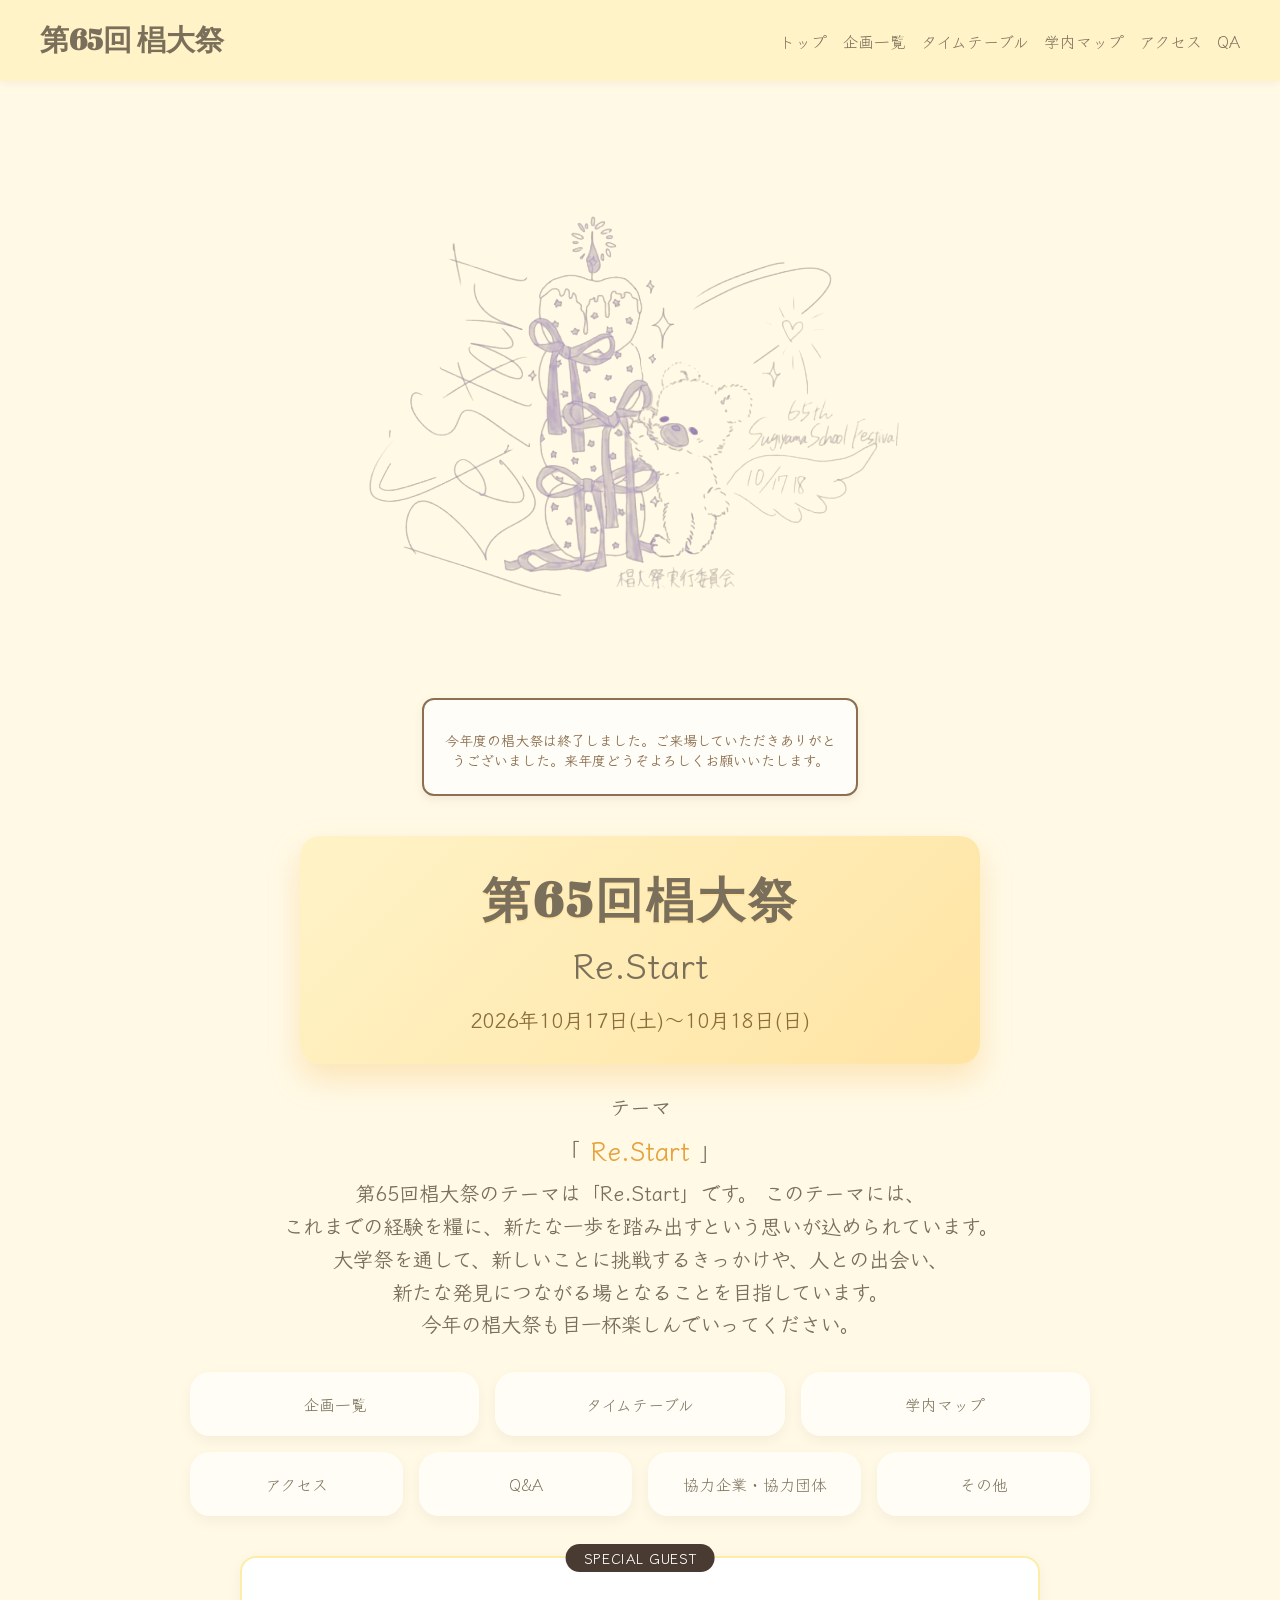
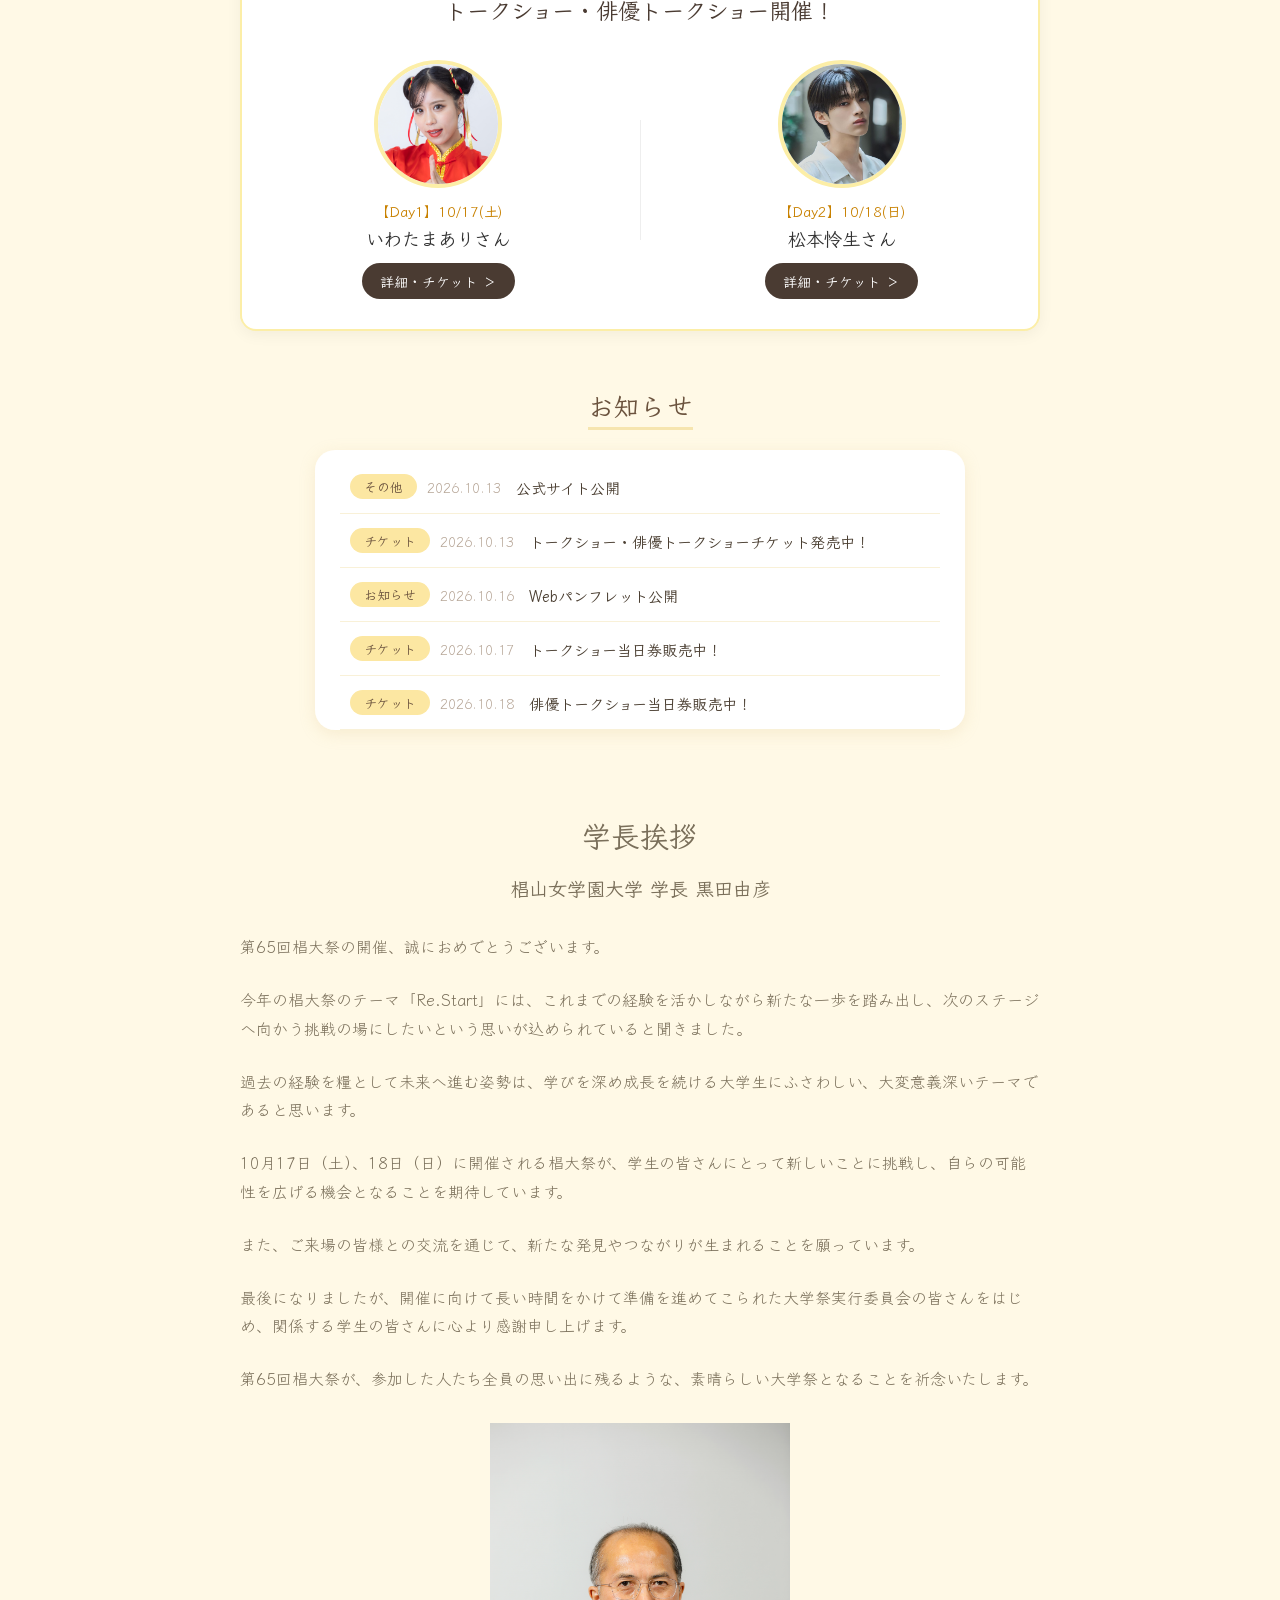
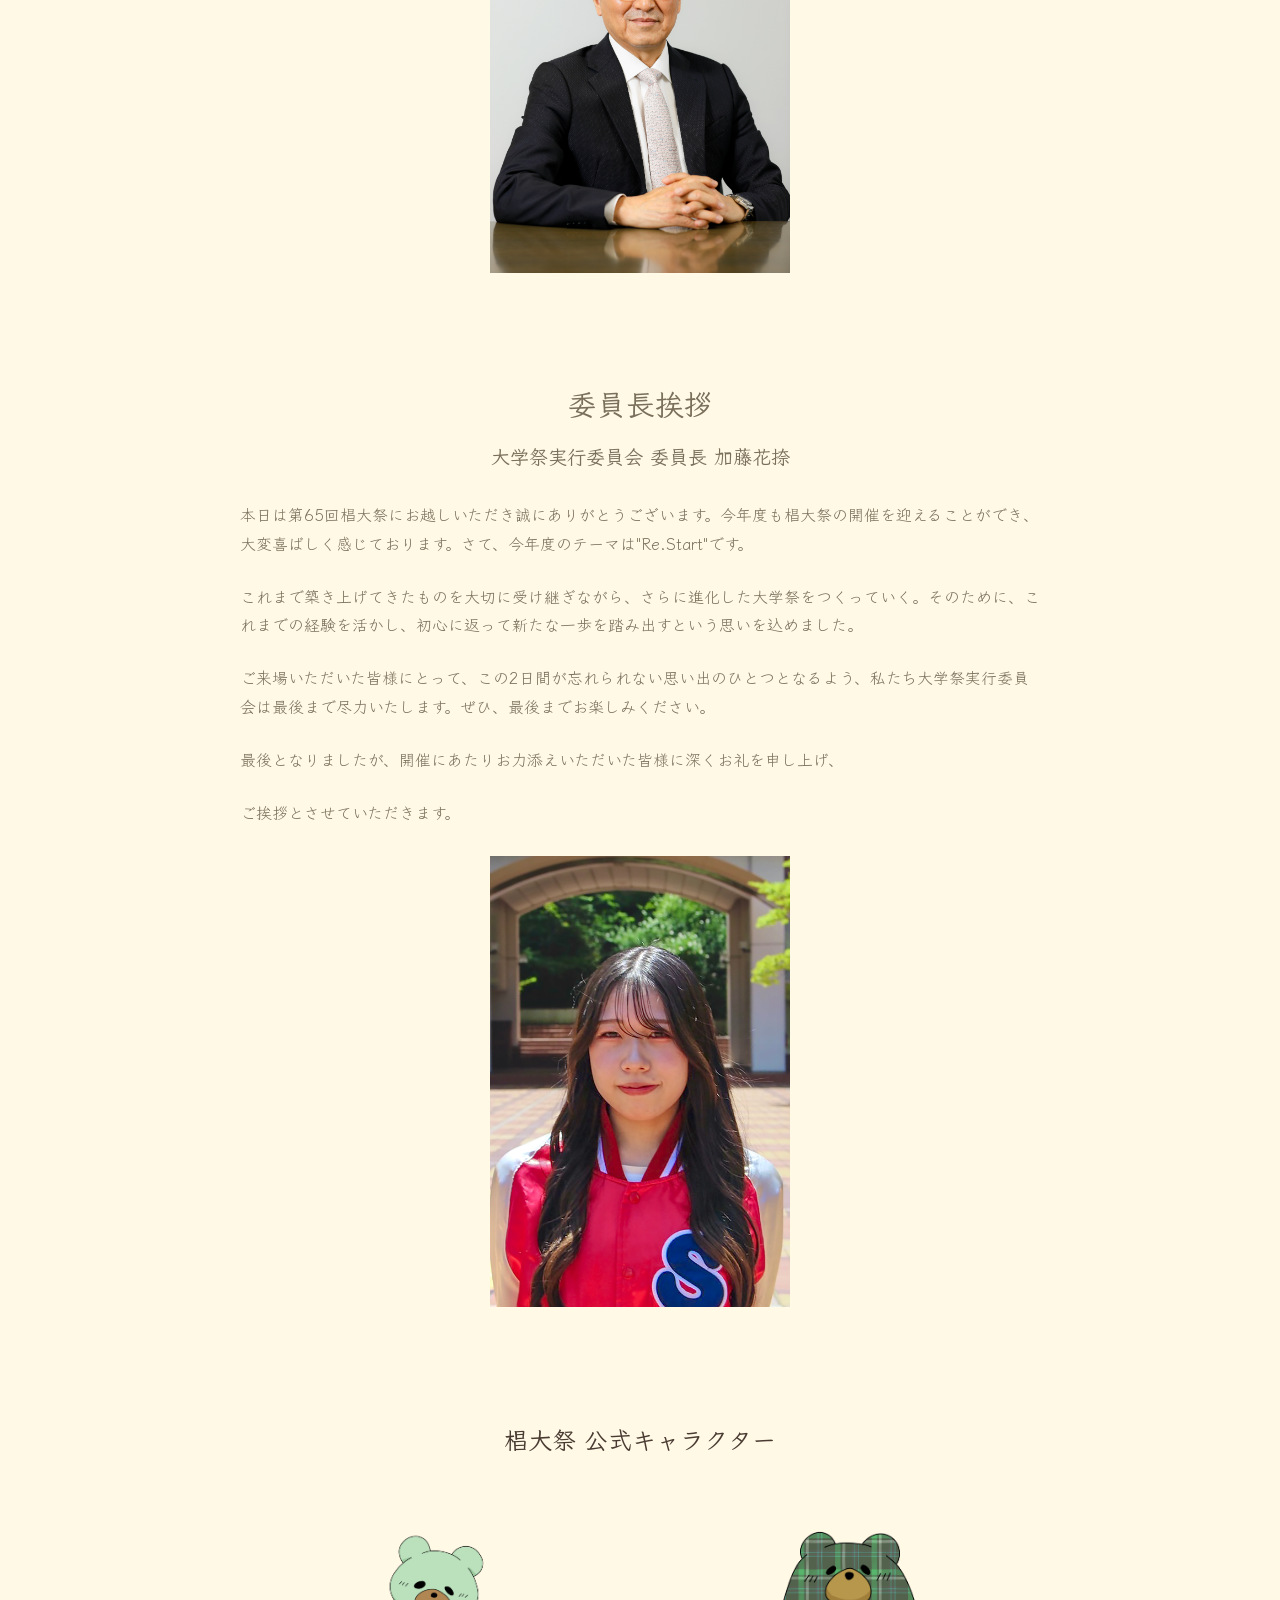
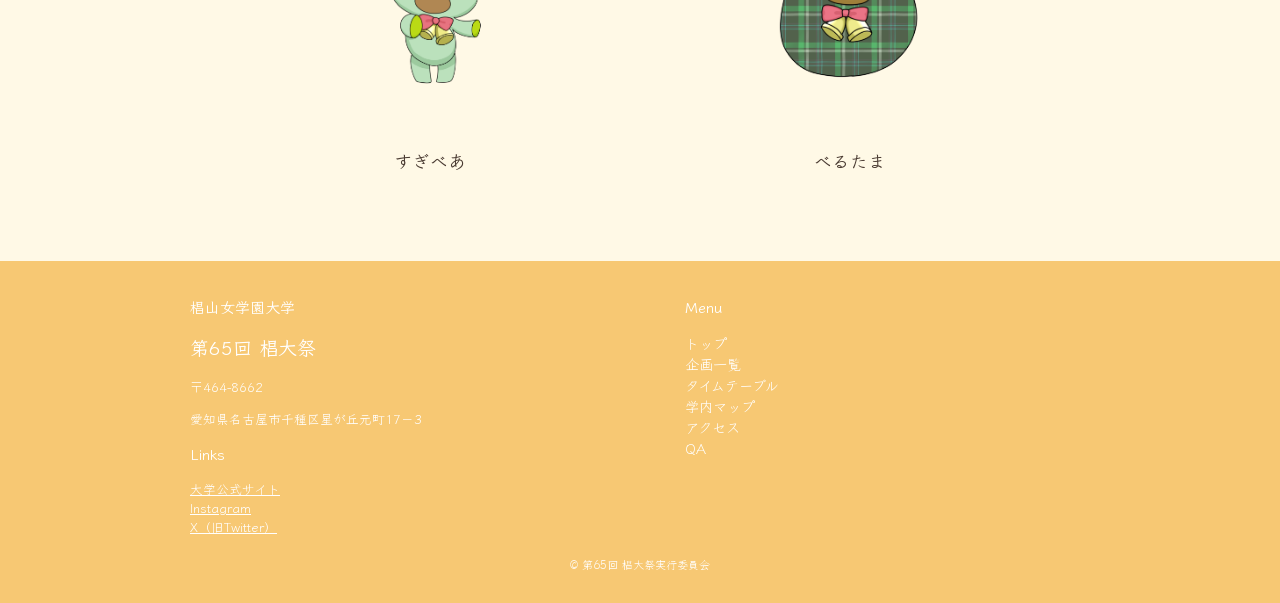
<file: index.html>
<!DOCTYPE html>
<html lang="ja">

<head>
    <meta name="google-site-verification" content="pGlSo6vmp-1vOsTcs_d84zreEefITFAhDXv45ZRfmOY" />
    <meta name="google-site-verification" content="ektEu1KrNylLvjPhOu0POf2_Jbg959Tg7gGySZL_h8g" />
    <meta charset="UTF-8"> <!-- 文字コードの指定 -->
    <meta name="viewport" content="width=700">
    <title>第65回椙大祭</title> <!-- タブや検索結果に表示されるタイトル -->

    <link rel="stylesheet" href="style.css"> <!-- 外部CSSの読み込み -->
    <!--フォント-->
    <link rel="preconnect" href="https://fonts.googleapis.com">
    <link rel="preconnect" href="https://fonts.gstatic.com" crossorigin>
    <link href="https://fonts.googleapis.com/css2?family=Abril+Fatface&family=Klee+One&display=swap" rel="stylesheet">
</head>

<body>
    <!--ヘッダー-->    
    <header class="header">
        <h1 class="site-title">
            <a href="index.html">第65回 椙大祭</a>
        </h1>

     
       

        <nav class="nav">
            <ul>
                    <li><a href="index.html">トップ</a></li>
                    <li><a href="plan.html">企画一覧</a></li>
                    <li><a href="time.html">タイムテーブル</a></li>
                    <li><a href="map.html">学内マップ</a></li>
                    <li><a href="access.html#access">アクセス</a></li>
                    <li><a href="QA.html">QA</a></li>
            </ul>
        </nav>
        <button class="menu-btn">☰</button>
    </header>

    <main>
        <section class="hero">
            <img src="festival-1.png" alt="大学祭 ロゴ">
            
            <!-- 表示だけ隠す（JSのエラーを防ぐため要素は残す） -->
<div class="countdown-container" style="display: none;">
    <p class="countdown-title">開催まであと</p>
    <div class="countdown-timer">
        <span id="days">00</span>日
        <span id="hours">00</span>時間
        <span id="minutes">00</span>分
        <span id="seconds">00</span>秒
    </div>
</div>
<!-- 表示エリア -->
<div class="countdown-container">
    <p class="countdown-title">今年度の椙大祭は終了しました。ご来場していただきありがとうございました。来年度どうぞよろしくお願いいたします。</p>
</div>
            <div class="event-info">
                    <p class="event-main">第65回椙大祭</p>
                    <p class="theme-title">
                        <span class="catchphrase">Re.Start</span>
                    </p>
                    <p class="event-sub">2026年10月17日(土)～10月18日(日)</p>
            </div>
            <p class="coming-soon">
                    <span class="small-text">テーマ</span><br>
                   「 <span>Re.Start</span> 」<br>
                    <span class="small-text">第65回椙大祭のテーマは「Re.Start」です。
                        このテーマには、<br>これまでの経験を糧に、新たな一歩を踏み出すという思いが込められています。<br>大学祭を通して、新しいことに挑戦するきっかけや、人との出会い、<br>
                        新たな発見につながる場となることを目指しています。<br>
                        今年の椙大祭も目一杯楽しんでいってください。</span><br>
            </p>
     <!-- ボタン -->
    <div class="menu-grid">
    <!-- 上段：3個 -->
    <div class="menu-row">
        <a href="plan.html" class="menu-card">企画一覧</a>
        <a href="time.html" class="menu-card">タイムテーブル</a>
        <a href="map.html" class="menu-card">学内マップ</a>
    </div>
    <!-- 下段：3個 -->
    <div class="menu-row">
        <a href="access.html" class="menu-card">アクセス</a>
        <a href="QA.html" class="menu-card">Q&A</a>
        <a href="sponsor.html" class="menu-card">協力企業・協力団体</a>
        <a href="character.html" class="menu-card">その他</a>
    </div>
</div>
<!-- ゲストトークショー（目玉企画バナー） -->
<section class="talkshow-banner-section">
    <div class="talkshow-banner-card">
        <div class="talkshow-badge">SPECIAL GUEST</div>
        <h3 class="talkshow-main-title">トークショー・俳優トークショー開催！</h3>
        
        <div class="talkshow-guest-container">
            <!-- Day1：いわたまありさん -->
            <div class="talkshow-guest-item">
                <img src="いわた.png" alt="いわたまありさん">
                <div class="guest-info">
                    <span class="day-badge">【Day1】10/17(土)</span>
                    <p class="guest-name">いわたまありさん</p>
                    <a href="1日目.html" class="talkshow-btn">詳細・チケット ＞</a>
                </div>
            </div>

            <div class="talkshow-divider"></div>

            <!-- Day2：松本怜生さん -->
            <div class="talkshow-guest-item">
                <img src="松本.png" alt="松本怜生さん"class="matsumoto-img">
                <div class="guest-info">
                    <span class="day-badge">【Day2】10/18(日)</span>
                    <p class="guest-name">松本怜生さん</p>
                    <a href="2日目.html" class="talkshow-btn">詳細・チケット ＞</a>
                </div>
            </div>
        </div>
    </div>
</section>
        <section id="news" class="news-section">
  <h2 class="news-title">お知らせ</h2>
  
  <!-- スクロールさせる外枠 -->
  <div class="news-container">

    <!-- 項目1：公式サイト公開 -->
<div class="news-item" 
     data-title="公式サイト公開" 
     data-detail="第65回椙大祭の公式HPを公開しました。" 
     data-tag="その他" 
     data-date="2026.10.13">
    <div class="news-meta">
        <span class="news-tag">その他</span>
        <span class="news-date">2026.10.13</span>
    </div>
    <p class="news-item-title">公式サイト公開</p>
</div>

<!-- 項目2：チケット情報（★ここをチケット用に変更しました★） -->
<div class="news-item" 
     data-title="トークショー・俳優トークショーチケット発売中！" 
     data-detail="トークショー・俳優トークショー（いわたまありさん・松本怜生さん）のチケットが発売中です！詳細はゲストページまたはステージ企画ページをご確認ください。" 
     data-tag="チケット" 
     data-date="2026.10.13">
    <div class="news-meta">
        <span class="news-tag">チケット</span>
        <span class="news-date">2026.10.13</span>
    </div>
    <p class="news-item-title">トークショー・俳優トークショーチケット発売中！</p>
</div>
<!-- 項目：Webパンフレット公開 -->
<div class="news-item" 
     data-title="Webパンフレット公開" 
     data-detail='第65回椙大祭のWebパンフレットを公開しました！<br><a href="https://sugidaisai.github.io/sugidaisai-web-pamphlet/" target="_blank" rel="noopener noreferrer" style="color: #0066cc; text-decoration: underline;"> パンフレットを見る</a>' 
     data-tag="お知らせ" 
     data-date="2026.10.16">
    <div class="news-meta">
        <span class="news-tag">お知らせ</span>
        <span class="news-date">2026.10.16</span>
    </div>
    <p class="news-item-title">Webパンフレット公開</p>
</div>
<!-- 項目2：チケット情報（★ここをチケット用に変更しました★） -->
<div class="news-item" 
     data-title="トークショー当日券販売中！" 
     data-detail="トークショー（いわたまありさん）の当日券販売中です！詳細はゲストページまたはステージ企画ページをご確認ください。" 
     data-tag="チケット" 
     data-date="2026.10.17">
    <div class="news-meta">
        <span class="news-tag">チケット</span>
        <span class="news-date">2026.10.17</span>
    </div>
    <p class="news-item-title">トークショー当日券販売中！</p>
</div>
<!-- 項目2：チケット情報（★ここをチケット用に変更しました★） -->
<div class="news-item" 
     data-title="俳優トークショー当日券販売中！" 
     data-detail="俳優トークショー（松本怜生さん）の当日券販売中です！詳細はゲストページまたはステージ企画ページをご確認ください。" 
     data-tag="チケット" 
     data-date="2026.10.18">
    <div class="news-meta">
        <span class="news-tag">チケット</span>
        <span class="news-date">2026.10.18</span>
    </div>
    <p class="news-item-title">俳優トークショー当日券販売中！</p>
</div>
    <!-- 項目1：公式サイト公開 -->
<div class="news-item" 
     data-title="椙大祭終了のお知らせ" 
     data-detail="第65回椙大祭は終了しました。" 
     data-tag="その他" 
     data-date="2026.10.18">
    <div class="news-meta">
        <span class="news-tag">その他</span>
        <span class="news-date">2026.10.18</span>
    </div>
    <p class="news-item-title">椙大祭終了のお知らせ</p>
</div>
<!-- モーダル本体（共通で1つあればOKです） -->
<div id="modal" class="modal">
    <div class="modal-content">
        <span class="close">&times;</span>
        <div class="modal-header">
            <span id="modal-tag" class="news-tag"></span>
            <span id="modal-date" class="news-date"></span>
        </div>
        <h2 id="modal-title"></h2>
        <p id="modal-detail"></p>
        <p class="modal-contact">
            お問い合わせ：daisai@g.sugiyama-u.ac.jp
        </p>
    </div>
</div>
</section>
            <!-- ★ここから追加：学長挨拶ブロック -->
<div class="greeting-container">
    <h2>学長挨拶</h2>
    <p class="greeting-title">椙山女学園大学 学長 黒田由彦</p>
    
    <div class="greeting-body">
        <p>第65回椙大祭の開催、誠におめでとうございます。</p>
        <p>今年の椙大祭のテーマ「Re.Start」には、これまでの経験を活かしながら新たな一歩を踏み出し、次のステージへ向かう挑戦の場にしたいという思いが込められていると聞きました。</p>
        <p>過去の経験を糧として未来へ進む姿勢は、学びを深め成長を続ける大学生にふさわしい、大変意義深いテーマであると思います。</p>    
        <p>10月17日（土）、18日（日）に開催される椙大祭が、学生の皆さんにとって新しいことに挑戦し、自らの可能性を広げる機会となることを期待しています。</p>
        <p>また、ご来場の皆様との交流を通じて、新たな発見やつながりが生まれることを願っています。</p>
        <p>最後になりましたが、開催に向けて長い時間をかけて準備を進めてこられた大学祭実行委員会の皆さんをはじめ、関係する学生の皆さんに心より感謝申し上げます。</p>
        <p>第65回椙大祭が、参加した人たち全員の思い出に残るような、素晴らしい大学祭となることを祈念いたします。</p>
    </div>

    <!-- 学長写真（画像ファイル名を指定してください） -->
    <div class="greeting-image-box">
        <img src="黒田学長.jpg" alt="学長 黒田由彦先生" class="greeting-image">
    </div>
</div>
<div class="greeting-container">
    <h2>委員長挨拶</h2>
    <p class="greeting-title">大学祭実行委員会 委員長 加藤花捺</p>
    
    <div class="greeting-body">
        <p>本日は第65回椙大祭にお越しいただき誠にありがとうございます。今年度も椙大祭の開催を迎えることができ、大変喜ばしく感じております。さて、今年度のテーマは"Re.Start"です。</p>
        <p>これまで築き上げてきたものを大切に受け継ぎながら、さらに進化した大学祭をつくっていく。そのために、これまでの経験を活かし、初心に返って新たな一歩を踏み出すという思いを込めました。</p>
        <p>ご来場いただいた皆様にとって、この2日間が忘れられない思い出のひとつとなるよう、私たち大学祭実行委員会は最後まで尽力いたします。ぜひ、最後までお楽しみください。</p>
        <p>最後となりましたが、開催にあたりお力添えいただいた皆様に深くお礼を申し上げ、</p>
        <p>ご挨拶とさせていただきます。</p>
    </div>
    <!-- 学長写真（画像ファイル名を指定してください） -->
    <div class="greeting-image-box">
        <img src="委員長写真.png" alt="委員長挨拶 委員長 加藤花捺" class="greeting-image">
    </div>
</div>
<div class="character-container">
    <h2>椙大祭 公式キャラクター</h2>
    
    <!-- 横並びにするための親要素 -->
    <div class="character-wrapper">
        
        <!-- 1つ目のキャラクター -->
        <div class="character-card">
            <div class="character-image-box">
                <img src="images/すぎベア背景透過.png" alt="すぎべあ" class="character-image">
            </div>
            <p class="character-name">すぎべあ</p>
        </div>

        <!-- 2つ目のキャラクター -->
        <div class="character-card">
            <div class="character-image-box">
                <img src="images/すぎたま背景透過.png" alt="べるたま" class="character-image">
            </div>
            <p class="character-name">べるたま</p>
        </div>

    </div>
</div>
        </section> 
    </main>

    <!--フッター-->
    <footer class="footer">
        <div class="footer-container">
            <div class="footer-left">
                <h3>椙山女学園大学</h3>
                <h2>第65回 椙大祭</h2>
                <p>〒464-8662</p>
                <p>愛知県名古屋市千種区星が丘元町17－3</p>

                <div class="footer-links">
                    <h3>Links</h3>
                    <a href="https://www.sugiyama-u.ac.jp/index.html" target="_blank" rel="noopener noreferrer">大学公式サイト</a><br>
                    <a href="https://www.instagram.com/sugidaisai?igsh=Z2ZrM3JwNXdm" target="_blank" rel="noopener noreferrer">Instagram</a><br>
                    <a href="https://X.com/sugidaisai?s=21/" target="_blank" rel="noopener noreferrer">X（旧Twitter）</a>
                </div>
            </div>

            <div class="footer-right">
                <h3>Menu</h3>
                <ul>
                    <li><a href="index.html">トップ</a></li>
                    <li><a href="plan.html">企画一覧</a></li>
                    <li><a href="time.html">タイムテーブル</a></li>
                    <li><a href="map.html">学内マップ</a></li>
                    <li><a href="access.html#access">アクセス</a></li>
                    <li><a href="QA.html">QA</a></li>
                </ul>
            </div>
        </div>
        <p class="copyright">© 第65回 椙大祭実行委員会</p>
    </footer>

    <!-- JS（スクリプト）エリア -->
    <script>
        // カウントダウン処理
        function updateCountdown() {
            const targetDate = new Date("2026/10/17 10:00:00").getTime();
            const now = new Date().getTime();
            const diff = targetDate - now;

            if (diff <= 0) {
                document.querySelector(".countdown-container").innerHTML = "<p class='countdown-title'>本日開催中！</p>";
                document.querySelector(".countdown-container").style.visibility = "visible";
                return;
            }

            const days = Math.floor(diff / (1000 * 60 * 60 * 24));
            const hours = Math.floor((diff % (1000 * 60 * 60 * 24)) / (1000 * 60 * 60));
            const minutes = Math.floor((diff % (1000 * 60 * 60)) / (1000 * 60));
            const seconds = Math.floor((diff % (1000 * 60)) / 1000);

            document.getElementById("days").textContent = String(days).padStart(2, "0");
            document.getElementById("hours").textContent = String(hours).padStart(2, "0");
            document.getElementById("minutes").textContent = String(minutes).padStart(2, "0");
            document.getElementById("seconds").textContent = String(seconds).padStart(2, "0");

            // 計算が完了したら表示する
            document.querySelector(".countdown-container").style.visibility = "visible";
        }

        setInterval(updateCountdown, 1000);
        updateCountdown();

        // メニュー＆モーダル処理
        const btn = document.querySelector(".menu-btn");
        const nav = document.querySelector(".nav");

        btn.addEventListener("click", () => {
            nav.classList.toggle("active");
        });

        const items = document.querySelectorAll(".news-item");
        const modal = document.getElementById("modal");
        const modalTitle = document.getElementById("modal-title");
        const modalDetail = document.getElementById("modal-detail");
        const closeBtn = document.querySelector(".close");
        const modalTag = document.getElementById("modal-tag");
        const modalDate = document.getElementById("modal-date");

        items.forEach(item => {
            item.addEventListener("click", () => {
                modalTitle.textContent = item.dataset.title;
                modalDetail.innerHTML = item.dataset.detail;
                modalTag.textContent = item.dataset.tag;
                modalDate.textContent = item.dataset.date;

                modal.style.display = "block";
            });
        });

        closeBtn.addEventListener("click", () => {
            modal.style.display = "none";
        });

        window.addEventListener("click", (e) => {
            if (e.target === modal) {
                modal.style.display = "none";
            }
        });
    </script>
</body>
</html>
</file>
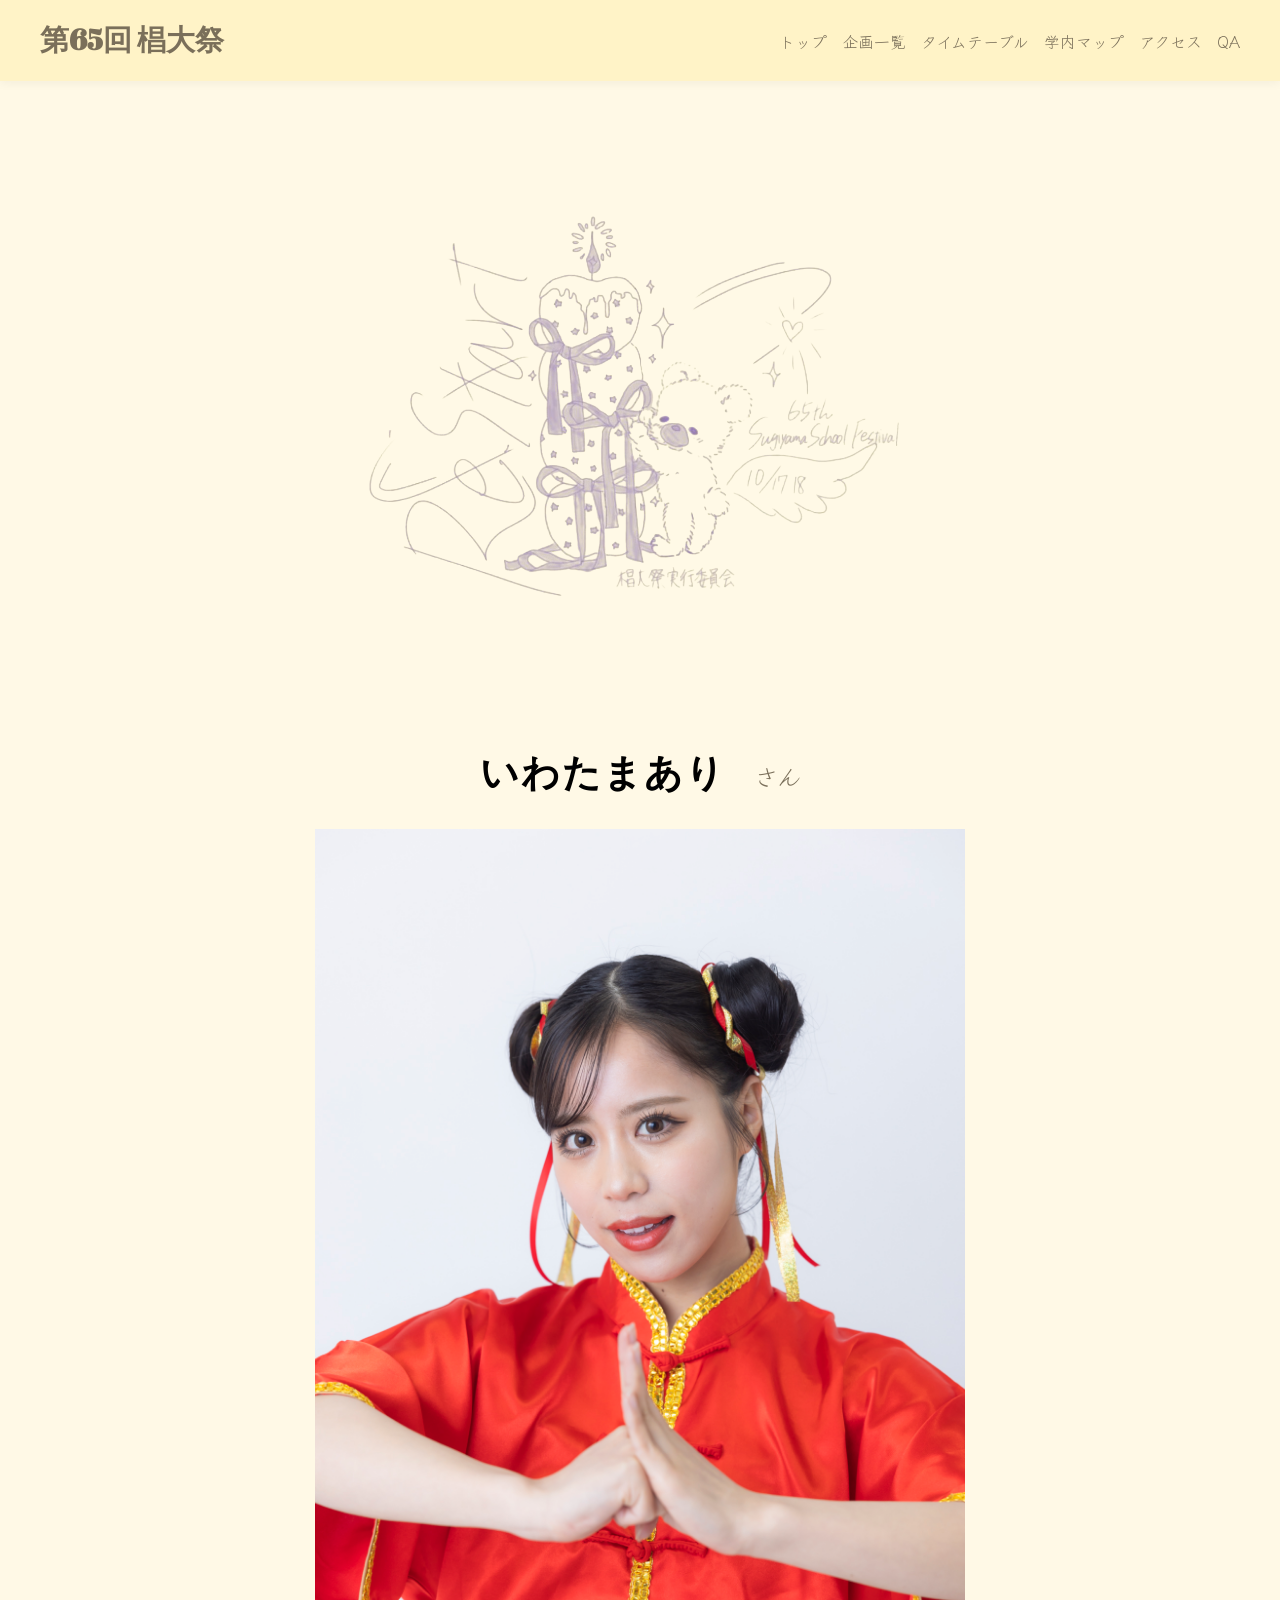
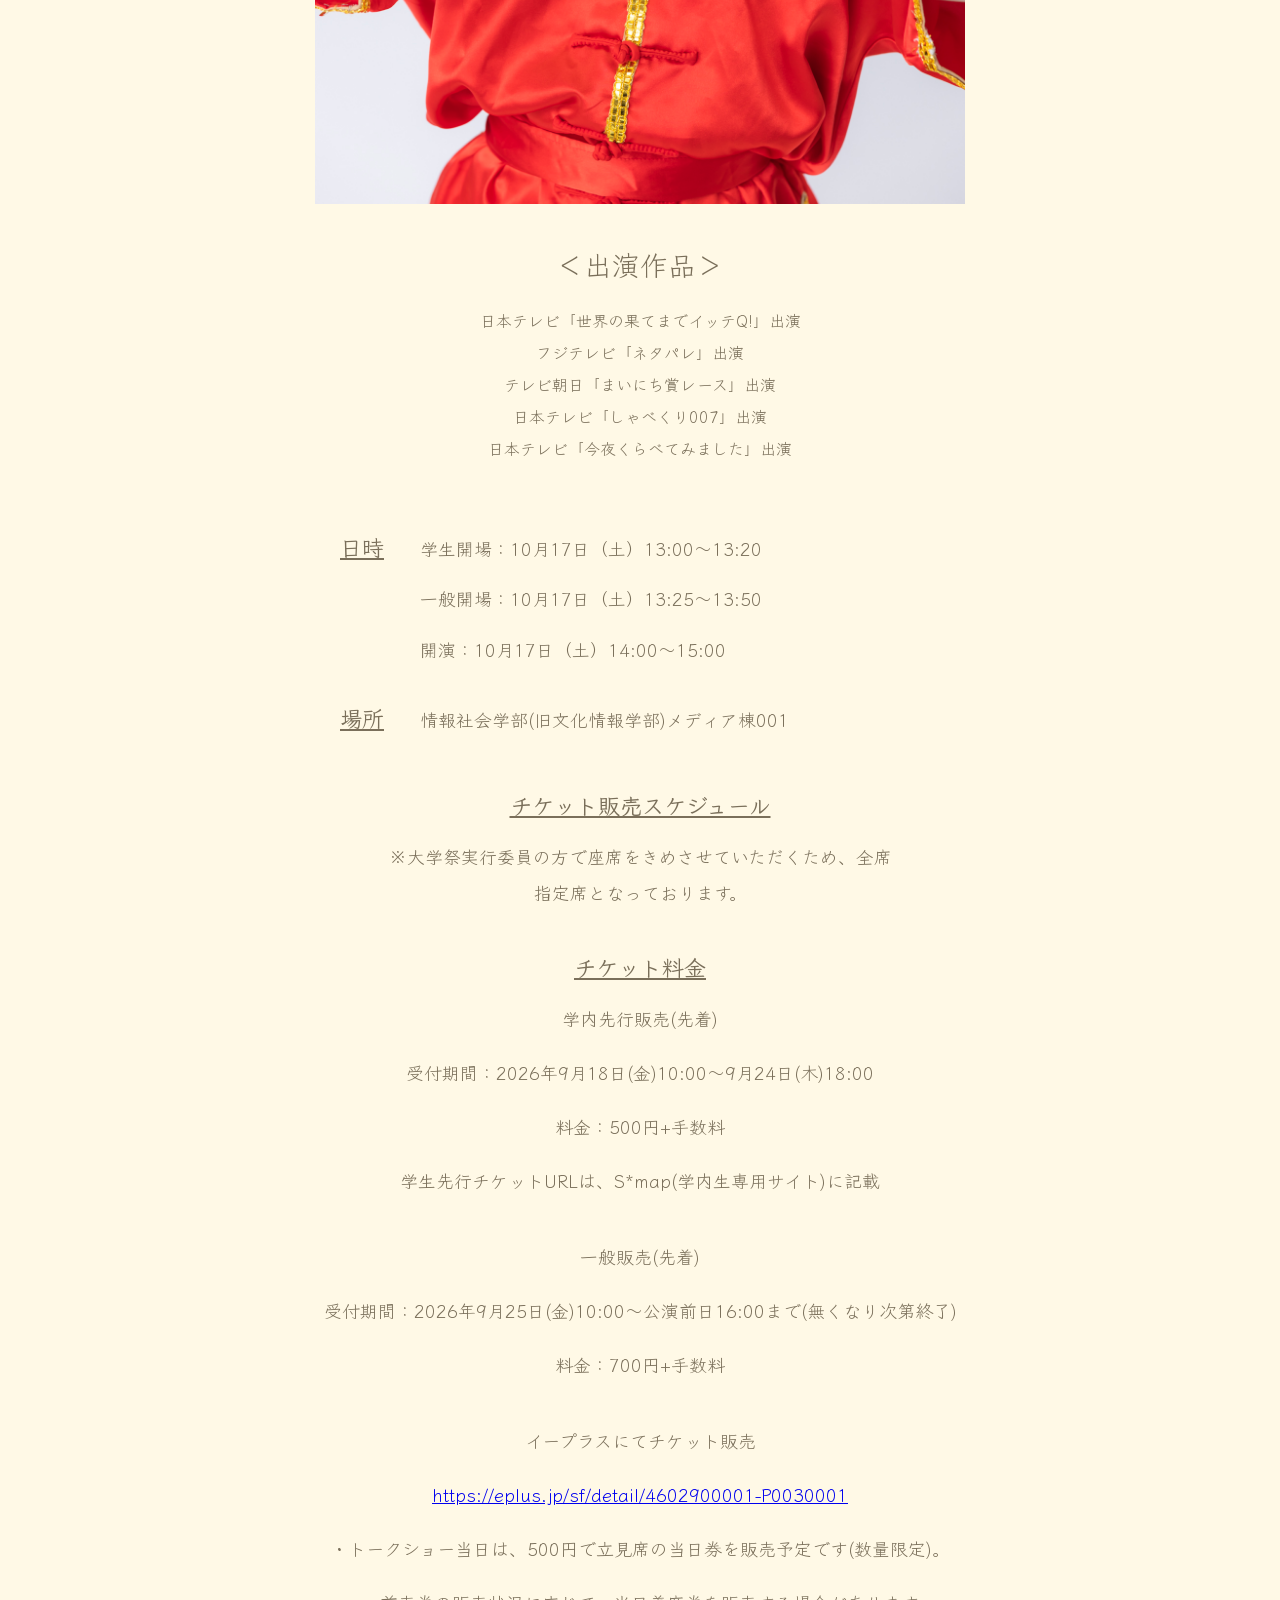
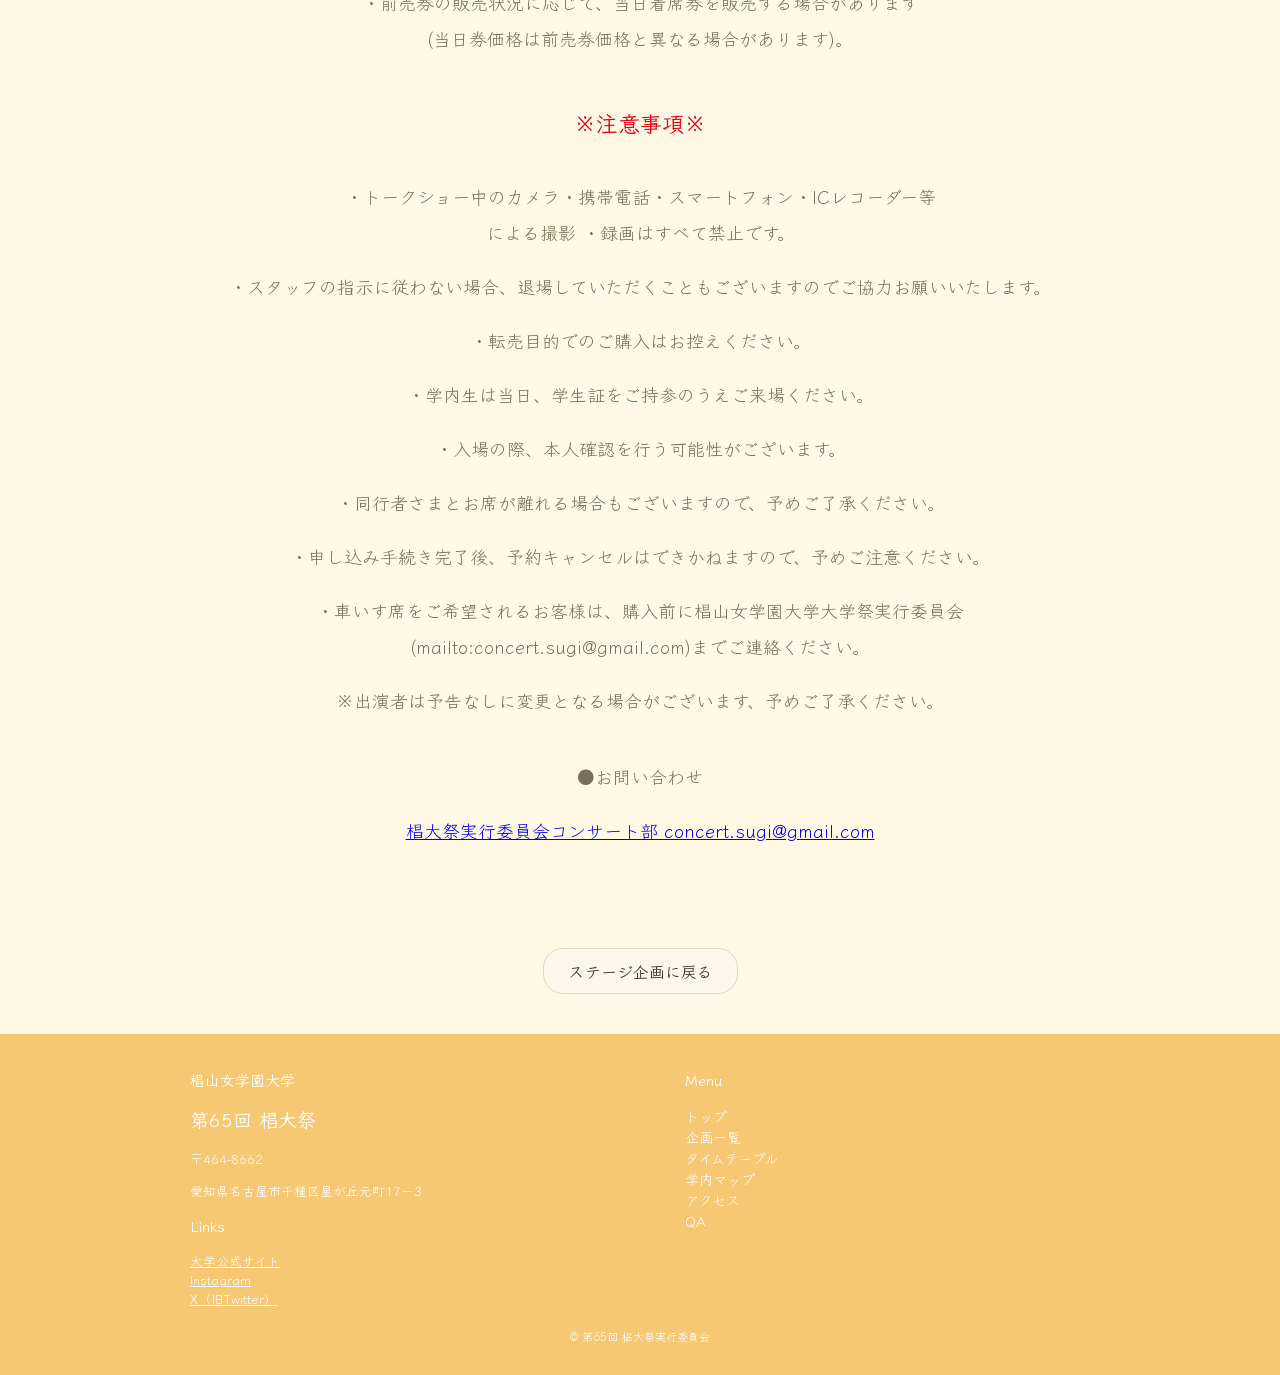
<file: 1日目.html>
<!DOCTYPE html>
<html lang="ja">

<head>
    <meta charset="UTF-8"> <!-- 文字コードの指定 -->
    <meta name="viewport" content="width=1024">
    <title>第65回椙大祭</title> <!-- タブや検索結果に表示されるタイトル -->

    <link rel="stylesheet" href="style.css"> <!-- 外部CSSの読み込み -->
<!--フォント-->
    <link rel="preconnect" href="https://fonts.googleapis.com">
    <link rel="preconnect" href="https://fonts.gstatic.com" crossorigin>
    <link href="https://fonts.googleapis.com/css2?family=Abril+Fatface&family=Klee+One&display=swap" rel="stylesheet">

    <!-- トークショーページ用の追加CSS -->
    <style>
        .talkshow-section {
            width: 100%;
            max-width: 900px;
            margin: 0 auto;
            padding: 40px 20px;
            text-align: center;
            box-sizing: border-box;
        }

        /* ヘッダー画像/タイトル */
        .talkshow-header-img {
            width: 100%;
            max-width: 800px;
            height: auto;
            margin-bottom: 30px;
        }

        /* 俳優名 */
        .actor-name-box {
            margin: 30px 0;
        }
        .actor-name {
            font-size: 38px;
            font-weight: bold;
            letter-spacing: 2px;
            color: #000000;
        }
        .actor-honorific {
            font-size: 24px;
            font-weight: normal;
            font-style: italic;
            margin-left: 15px;
        }

        /* 俳優写真 */
        .actor-image-container {
            width: 100%;
            max-width: 650px;
            margin: 0 auto 40px;
        }
        .actor-image {
            width: 100%;
            height: auto;
            display: block;
        }

        /* 出演作品 */
        .works-section {
            margin: 40px 0 50px;
        }
        .works-title {
            font-size: 28px;
            font-weight: normal;
            margin-bottom: 20px;
        }
        .works-list {
            list-style: none;
            padding: 0;
            margin: 0;
            line-height: 2;
            font-size: 16px;
        }

        /* 開催情報（日時・場所） */
        .info-section {
            text-align: left;
            max-width: 600px;
            margin: 0 auto 50px;
            font-size: 18px;
            line-height: 1.8;
        }
        .info-item {
            display: flex;
            margin-bottom: 15px;
            align-items: baseline;
        }
        .info-label {
            font-weight: bold;
            font-size: 22px;
            width: 80px;
            flex-shrink: 0;
            text-decoration: underline;
        }

        /* チケット料金 */
        .ticket-section {
            margin: 40px 0;
        }
        .ticket-title {
            font-size: 26px;
            font-weight: normal;
            margin-bottom: 20px;
        }
        .ticket-price {
            font-size: 18px;
            line-height: 2;
        }

        /* 注意事項 */
        .notice-title {
            color: #e50012;
            font-size: 22px;
            font-weight: bold;
            margin-top: 50px;
        }
    </style>
</head>

<body>
<!--ヘッダー-->    
    <header class="header">
            <h1 class="site-title">
                <a href="index.html">第65回 椙大祭</a>
            </h1>

            <!--ハンバーガー-->
            <button class="menu-btn">☰</button>

            <nav class="nav">
                <ul>
                    <li><a href="index.html">トップ</a></li>
                    <li><a href="plan.html">企画一覧</a></li>
                    <li><a href="time.html">タイムテーブル</a></li>
                    <li><a href="map.html">学内マップ</a></li>
                    <li><a href="access.html#access">アクセス</a></li>
                    <li><a href="QA.html">QA</a></li>
                </ul>
            </nav>
    </header>

    <main>
        <section class="hero">
            <img src="festival-1.png" alt="大学祭 ロゴ">
        </section> 

        <!-- ★ここから俳優トークショーのコンテンツ領域★ -->
        <section class="talkshow-section">
            <!-- 2. 俳優名 -->
    <div class="actor-name-box">
    <span class="actor-name">
        <ruby>いわたまあり</ruby>
    </span>
    <span class="actor-honorific">さん</span>
</div>

            <!-- 3. 俳優写真（※画像ファイル名を指定してください） -->
            <div class="actor-image-container">
                <img src="いわたまあり.jpeg" alt="いわたまありさん" class="actor-image">
            </div>

            <!-- 4. 出演作品 -->
            <div class="works-section">
                <h2 class="works-title">＜出演作品＞</h2>
                <ul class="works-list">
                    <li>日本テレビ「世界の果てまでイッテQ!」出演</li>
                    <li>フジテレビ「ネタパレ」出演</li>
                    <li>テレビ朝日「まいにち賞レース」出演</li>
                    <li>日本テレビ「しゃべくり007」出演</li>
                    <li>日本テレビ「今夜くらべてみました」出演</li> 
                </ul>
            </div>

            <!-- 5. 日時・場所 -->
            <div class="info-section">
                <div class="info-item">
                    <span class="info-label">日時</span>
                    <div class="info-detail">
                        <p>学生開場：10月17日（土）13:00〜13:20</p>
                        <p>一般開場：10月17日（土）13:25〜13:50</p>
                        <p>開演：10月17日（土）14:00〜15:00</p>
                    </div>
                </div>
                <div class="info-item">
                    <span class="info-label">場所</span>
                    <span>情報社会学部(旧文化情報学部)メディア棟001</span>
                </div>
            </div>
             <div class="ticket-section">
                <span class="info-label">チケット販売スケジュール</span>
                <div class="ticket-price">
                    <p>※大学祭実行委員の方で座席をきめさせていただくため、全席<br>指定席となっております。</p>
                </div>
            </div>
            <!-- 6. チケット料金 -->
            <div class="ticket-section">
                <span class="info-label">チケット料金</span>
                <div class="ticket-price">
                    <p>学内先行販売(先着)</p>
                    <p>受付期間：2026年9月18日(金)10:00～9月24日(木)18:00</p>
                    <p>料金：500円+手数料</p>
                    <p>学生先行チケットURLは、S*map(学内生専用サイト)に記載</p>
                </div>
            </div>
            <div class="ticket-section">
                <div class="ticket-price">
                    <p>一般販売(先着)</p>
                    <p>受付期間：2026年9月25日(金)10:00～公演前日16:00まで(無くなり次第終了)</p>
                    <p>料金：700円+手数料</p>
                </div>
            </div>
            <div class="ticket-section">
                <div class="ticket-price">
                    <p>イープラスにてチケット販売</p>
                    <a href="https://eplus.jp/sf/detail/4602900001-P0030001" target="_blank" rel="noopener noreferrer">https://eplus.jp/sf/detail/4602900001-P0030001</a><br>
                    <p>・トークショー当日は、500円で立見席の当日券を販売予定です(数量限定)。</p>
                    <p>・前売券の販売状況に応じて、当日着席券を販売する場合があります<br>(当日券価格は前売券価格と異なる場合があります)。</p>
                </div>
            </div>

            <!-- 7. 注意事項見出し -->
            <p class="notice-title">※注意事項※</p>
                <div class="ticket-section">
                <div class="ticket-price">
                    <p>・トークショー中のカメラ・携帯電話・スマートフォン・ICレコーダー等<br>による撮影
                    ・録画はすべて禁止です。</p>
                    <p>・スタッフの指示に従わない場合、退場していただくこともございますのでご協力お願いいたします。</p>
                    <p>・転売目的でのご購入はお控えください。</p>
                    <p>・学内生は当日、学生証をご持参のうえご来場ください。</p>
                    <p>・入場の際、本人確認を行う可能性がございます。</p>
                    <p>・同行者さまとお席が離れる場合もございますので、予めご了承ください。</p>
                    <p>・申し込み手続き完了後、予約キャンセルはできかねますので、予めご注意ください。</p>
                    <p>・車いす席をご希望されるお客様は、購入前に椙山女学園大学大学祭実行委員会(mailto:concert.sugi@gmail.com)までご連絡ください。</p>
                    <p>※出演者は予告なしに変更となる場合がございます、予めご了承ください。</p>
                </div>
            </div>
            <div class="ticket-section">
                <div class="ticket-price">
                    <p>●お問い合わせ</p>
                    <a href="mailto:concert.sugi@gmail.com">椙大祭実行委員会コンサート部 concert.sugi@gmail.com</a>
                </div>
            </div>
        </section>
        <div class="back-btn-sister">
            <a href="stage.html" class="back-btn">ステージ企画に戻る</a>
        </div>
        <!-- ★俳優トークショーコンテンツここまで★ -->

    </main>
    
    <!--フッター-->
    <footer class="footer">
        <div class="footer-container">

            <div class="footer-left">
                <h3>椙山女学園大学</h3>
                <h2>第65回 椙大祭</h2>
                <p>〒464-8662</p>
                <p>愛知県名古屋市千種区星が丘元町17－3</p>

                <div class="footer-links">
                    <h3>Links</h3>
                    <a href="https://www.sugiyama-u.ac.jp/index.html" target="_blank" rel="noopener noreferrer">大学公式サイト</a><br>
                    <a href="https://www.instagram.com/sugidaisai?igsh=Z2ZrM3JwNXdm" target="_blank" rel="noopener noreferrer">Instagram</a><br>
                    <a href="https://X.com/sugidaisai?s=21/" target="_blank" rel="noopener noreferrer">X（旧Twitter）</a>
                </div>
            </div>


            <div class="footer-right">
                <h3>Menu</h3>
                <ul>
                    <li><a href="index.html">トップ</a></li>
                    <li><a href="plan.html">企画一覧</a></li>
                    <li><a href="time.html">タイムテーブル</a></li>
                    <li><a href="map.html">学内マップ</a></li>
                    <li><a href="access.html#access">アクセス</a></li>
                    <li><a href="QA.html">QA</a></li>
                </ul>
            </div>

        </div>

        <p class="copyright">© 第65回 椙大祭実行委員会</p>
    </footer>
    


<!-- ★ここに追加（モーダル） -->
    <div id="modal" class="modal">
        <div class="modal-content">

            <span class="close">&times;</span>

            <div class="modal-header">
                <span id="modal-tag" class="news-tag"></span>
                <span id="modal-date" class="news-date"></span>
            </div>

<h2 id="modal-title"></h2>
<p id="modal-detail"></p>

            <p class="modal-contact">
            お問い合わせ：〇〇@〇〇.jp
            </p>

        </div>
    </div>


    <!-- ★ここに追加（JS） -->
    <script>
        const btn = document.querySelector(".menu-btn");
        const nav = document.querySelector(".nav");

        btn.addEventListener("click", () => {
            nav.classList.toggle("active");
        });

        const items = document.querySelectorAll(".news-item");
        const modal = document.getElementById("modal");
        const modalTitle = document.getElementById("modal-title");
        const modalDetail = document.getElementById("modal-detail");
        const closeBtn = document.querySelector(".close");

        items.forEach(item => {
        item.addEventListener("click", () => {
            modalTitle.textContent = item.dataset.title;
            modalDetail.textContent = item.dataset.detail;

            modal.style.display = "block";
        });
        });

        closeBtn.addEventListener("click", () => {
        modal.style.display = "none";
        });

        window.addEventListener("click", (e) => {
        if (e.target === modal) {
            modal.style.display = "none";
        }
        });

        const modalTag = document.getElementById("modal-tag");
        const modalDate = document.getElementById("modal-date");

        items.forEach(item => {
        item.addEventListener("click", () => {
            modalTitle.textContent = item.dataset.title;
            modalDetail.textContent = item.dataset.detail;
            modalTag.textContent = item.dataset.tag;
            modalDate.textContent = item.dataset.date;

            modal.style.display = "block";
        });
        });
    </script>

</body>

</html>
</file>
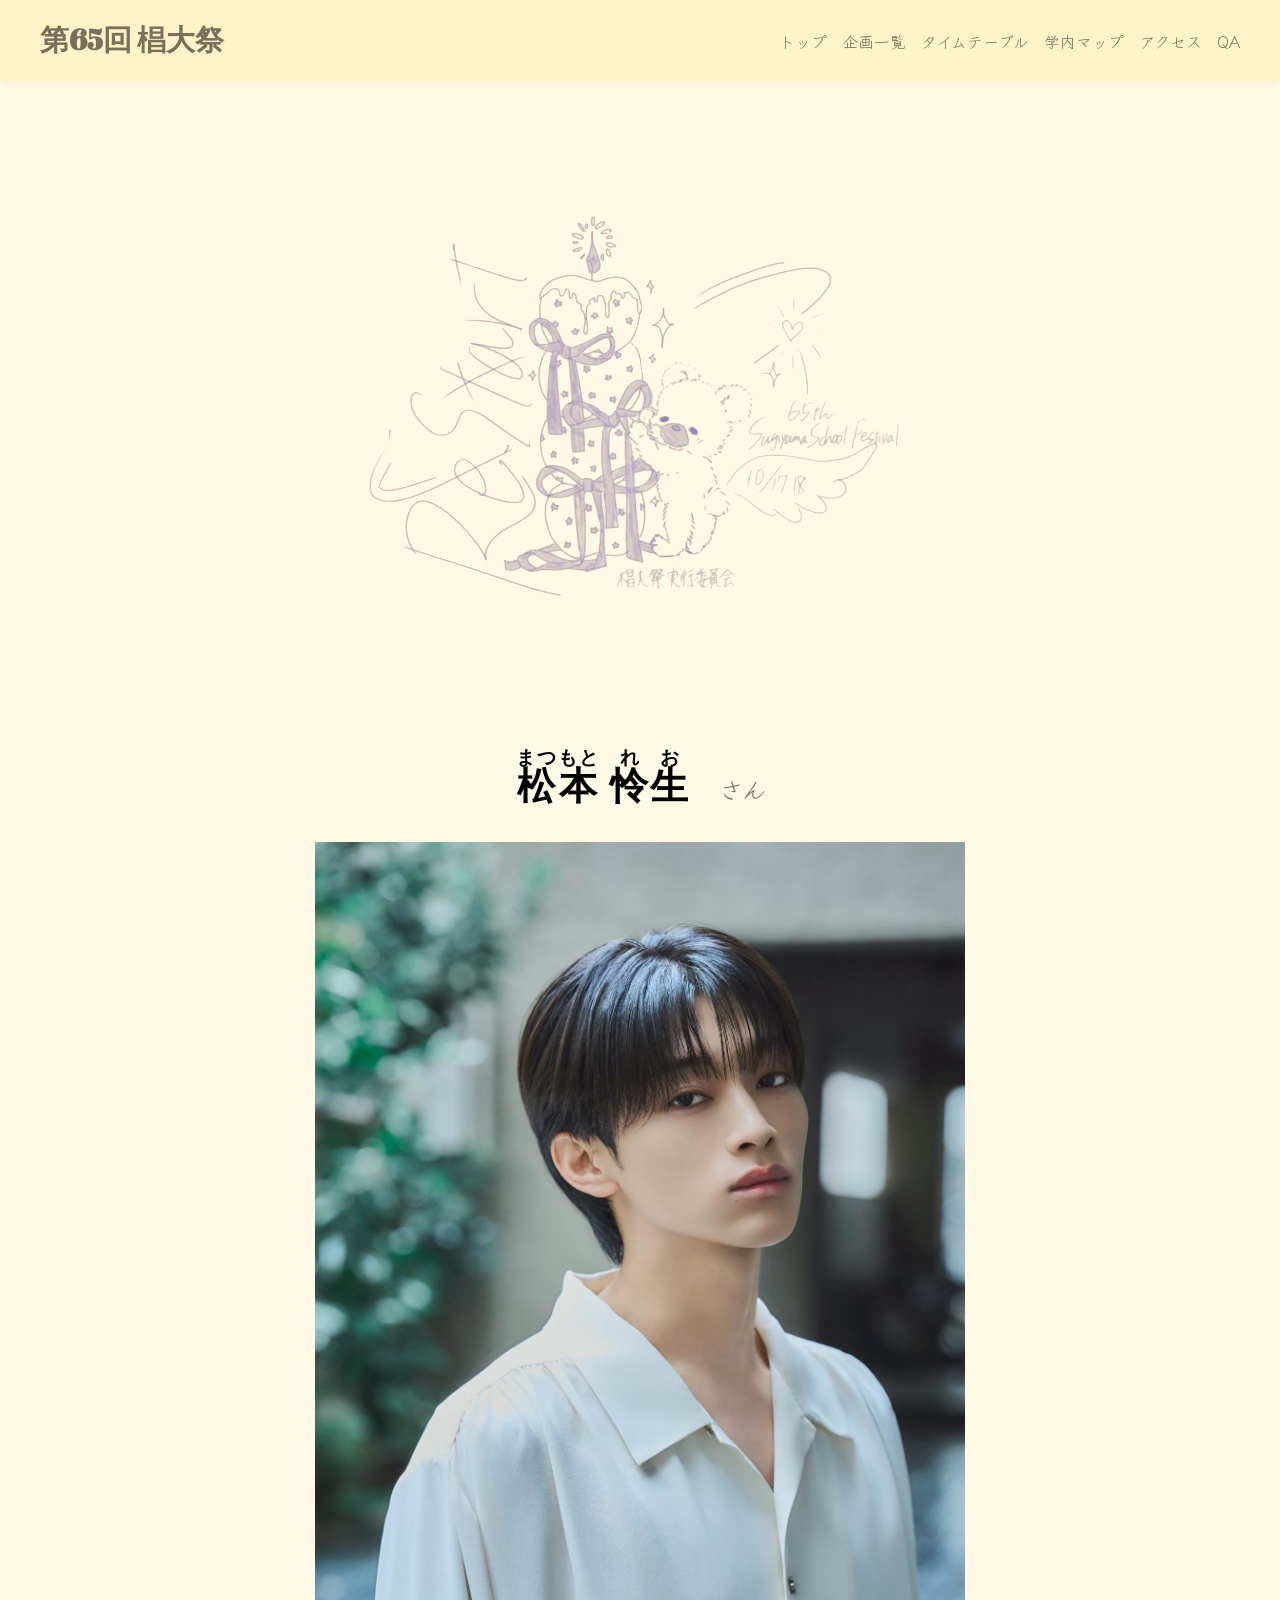
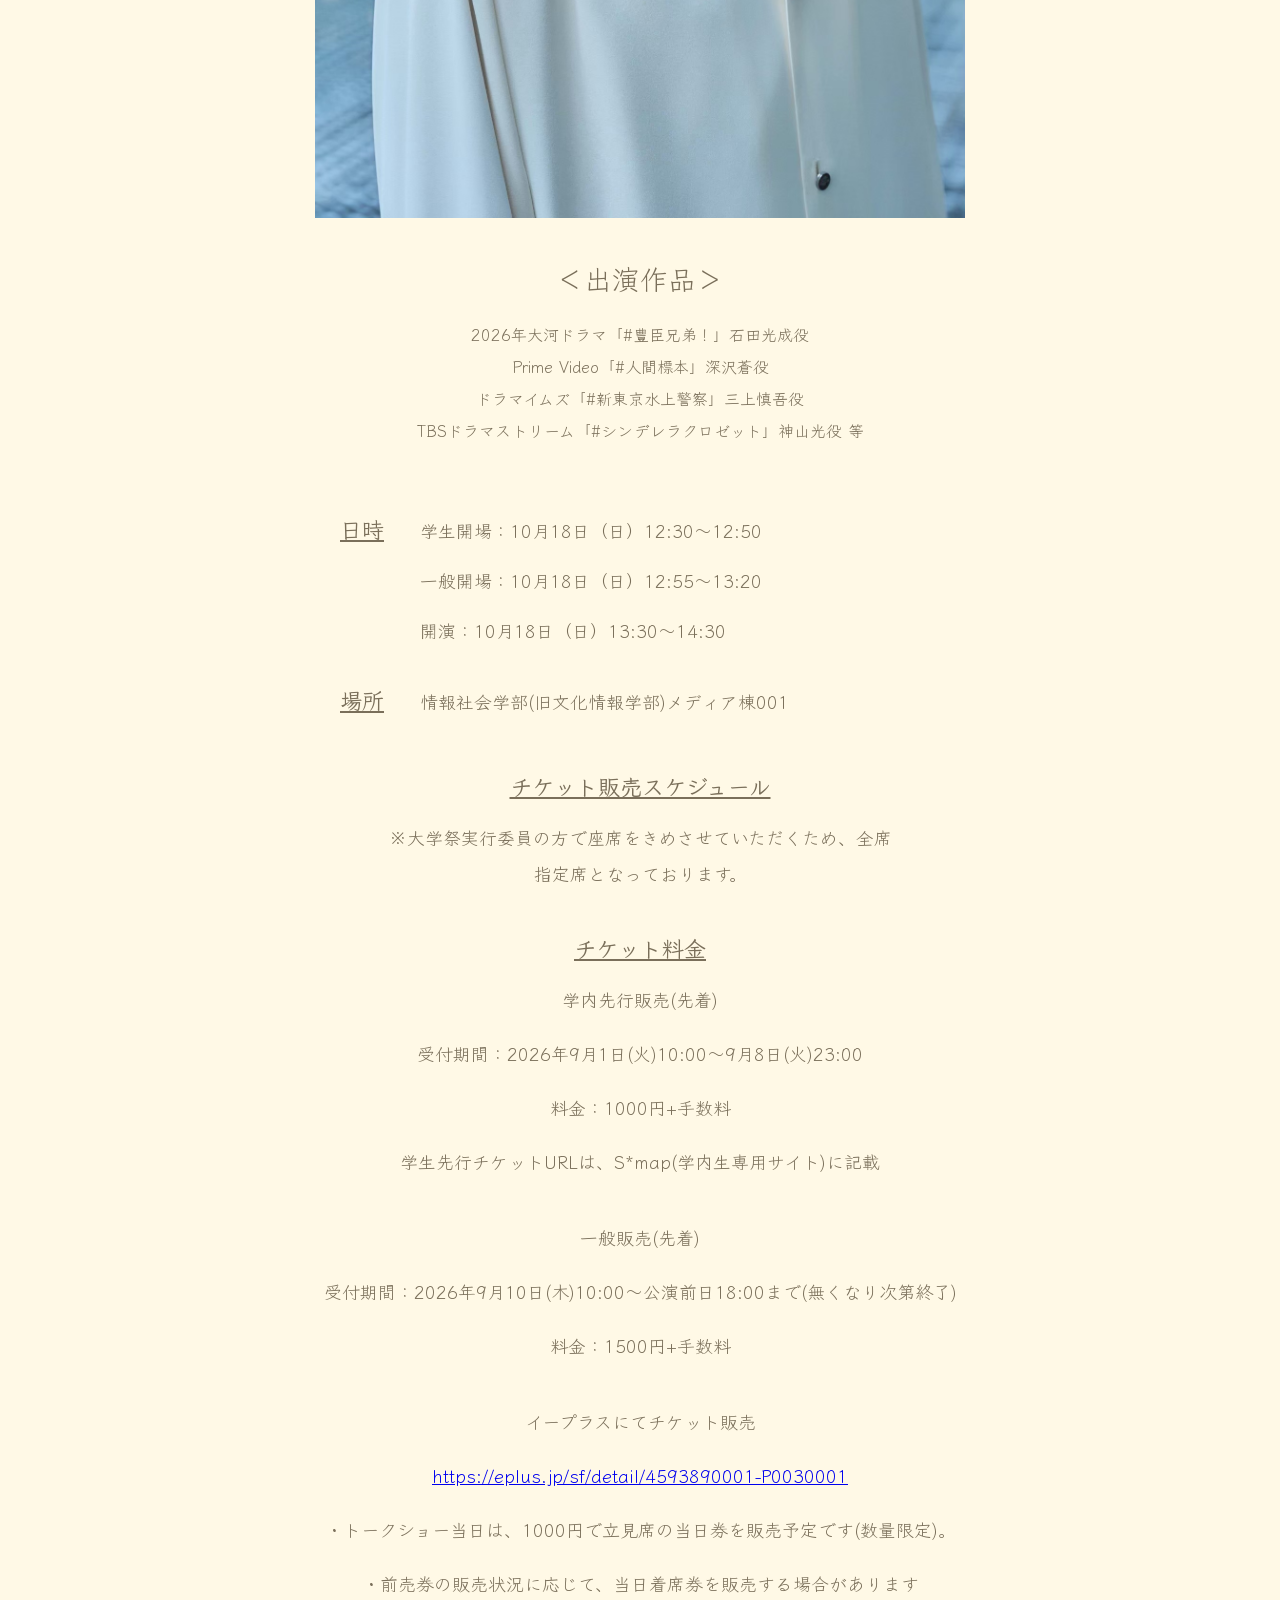
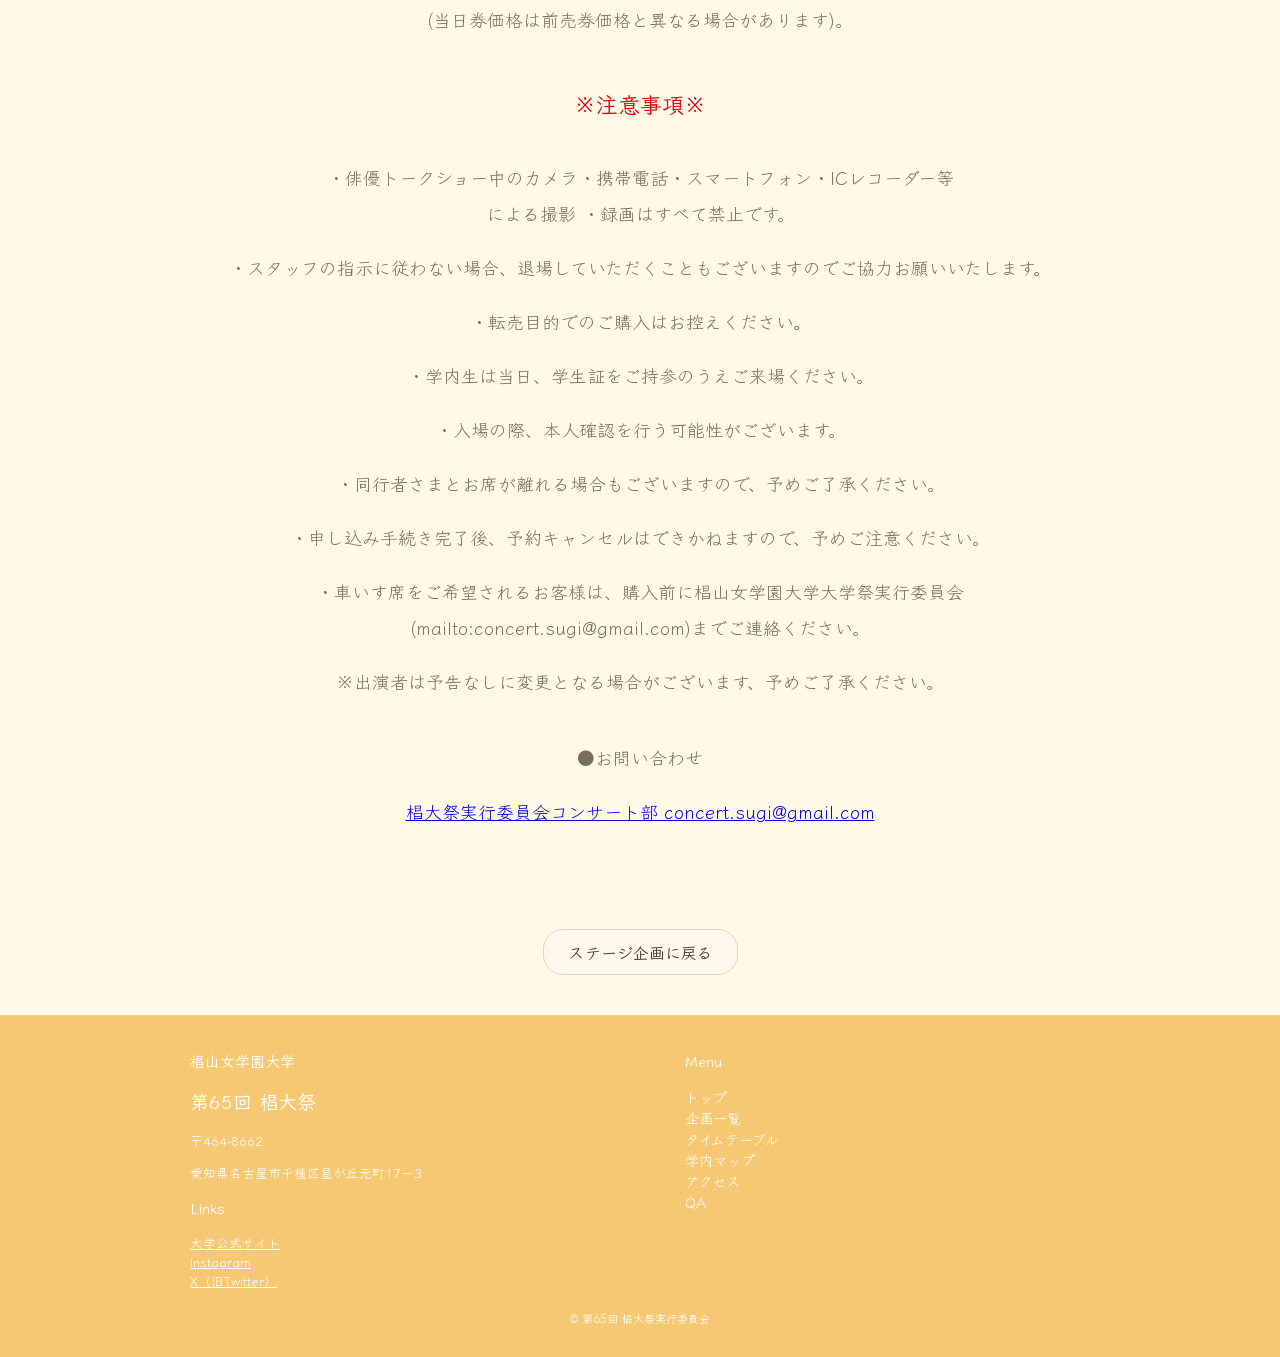
<file: 2日目.html>
<!DOCTYPE html>
<html lang="ja">

<head>
    <meta charset="UTF-8"> <!-- 文字コードの指定 -->
    <meta name="viewport" content="width=1024">
    <title>第65回椙大祭</title> <!-- タブや検索結果に表示されるタイトル -->

    <link rel="stylesheet" href="style.css"> <!-- 外部CSSの読み込み -->
<!--フォント-->
    <link rel="preconnect" href="https://fonts.googleapis.com">
    <link rel="preconnect" href="https://fonts.gstatic.com" crossorigin>
    <link href="https://fonts.googleapis.com/css2?family=Abril+Fatface&family=Klee+One&display=swap" rel="stylesheet">

    <!-- トークショーページ用の追加CSS -->
    <style>
        .talkshow-section {
            width: 100%;
            max-width: 900px;
            margin: 0 auto;
            padding: 40px 20px;
            text-align: center;
            box-sizing: border-box;
        }

        /* ヘッダー画像/タイトル */
        .talkshow-header-img {
            width: 100%;
            max-width: 800px;
            height: auto;
            margin-bottom: 30px;
        }

        /* 俳優名 */
        .actor-name-box {
            margin: 30px 0;
        }
        .actor-name {
            font-size: 38px;
            font-weight: bold;
            letter-spacing: 2px;
            color: #000000;
        }
        .actor-honorific {
            font-size: 24px;
            font-weight: normal;
            font-style: italic;
            margin-left: 15px;
        }

        /* 俳優写真 */
        .actor-image-container {
            width: 100%;
            max-width: 650px;
            margin: 0 auto 40px;
        }
        .actor-image {
            width: 100%;
            height: auto;
            display: block;
        }

        /* 出演作品 */
        .works-section {
            margin: 40px 0 50px;
        }
        .works-title {
            font-size: 28px;
            font-weight: normal;
            margin-bottom: 20px;
        }
        .works-list {
            list-style: none;
            padding: 0;
            margin: 0;
            line-height: 2;
            font-size: 16px;
        }

        /* 開催情報（日時・場所） */
        .info-section {
            text-align: left;
            max-width: 600px;
            margin: 0 auto 50px;
            font-size: 18px;
            line-height: 1.8;
        }
        .info-item {
            display: flex;
            margin-bottom: 15px;
            align-items: baseline;
        }
        .info-label {
            font-weight: bold;
            font-size: 22px;
            width: 80px;
            flex-shrink: 0;
            text-decoration: underline;
        }

        /* チケット料金 */
        .ticket-section {
            margin: 40px 0;
        }
        .ticket-title {
            font-size: 26px;
            font-weight: normal;
            margin-bottom: 20px;
        }
        .ticket-price {
            font-size: 18px;
            line-height: 2;
        }

        /* 注意事項 */
        .notice-title {
            color: #e50012;
            font-size: 22px;
            font-weight: bold;
            margin-top: 50px;
        }
    </style>
</head>

<body>
<!--ヘッダー-->    
    <header class="header">
            <h1 class="site-title">
                <a href="index.html">第65回 椙大祭</a>
            </h1>

            <!--ハンバーガー-->
            <button class="menu-btn">☰</button>

            <nav class="nav">
                <ul>
                    <li><a href="index.html">トップ</a></li>
                    <li><a href="plan.html">企画一覧</a></li>
                    <li><a href="time.html">タイムテーブル</a></li>
                    <li><a href="map.html">学内マップ</a></li>
                    <li><a href="access.html#access">アクセス</a></li>
                    <li><a href="QA.html">QA</a></li>
                </ul>
            </nav>
    </header>

    <main>
        <section class="hero">
            <img src="festival-1.png" alt="大学祭 ロゴ">
        </section> 

        <!-- ★ここから俳優トークショーのコンテンツ領域★ -->
        <section class="talkshow-section">
            <!-- 2. 俳優名 -->
    <div class="actor-name-box">
    <span class="actor-name">
        <ruby>松本<rt>まつもと</rt></ruby>
        <ruby>怜生<rt>れお</rt></ruby>
    </span>
    <span class="actor-honorific">さん</span>
</div>

            <!-- 3. 俳優写真（※画像ファイル名を指定してください） -->
            <div class="actor-image-container">
                <img src="松本怜生宣材写真.jpg" alt="松本怜生さん" class="actor-image">
            </div>

            <!-- 4. 出演作品 -->
            <div class="works-section">
                <h2 class="works-title">＜出演作品＞</h2>
                <ul class="works-list">
                    <li>2026年大河ドラマ「#豊臣兄弟！」石田光成役</li>
                    <li>Prime Video「#人間標本」深沢蒼役</li>
                    <li>ドラマイムズ「#新東京水上警察」三上慎吾役</li>
                    <li>TBSドラマストリーム「#シンデレラクロゼット」神山光役 等</li>
                </ul>
            </div>

            <!-- 5. 日時・場所 -->
            <div class="info-section">
                <div class="info-item">
                    <span class="info-label">日時</span>
                    <div class="info-detail">
                        <p>学生開場：10月18日（日）12:30〜12:50</p>
                        <p>一般開場：10月18日（日）12:55〜13:20</p>
                        <p>開演：10月18日（日）13:30〜14:30</p>
                    </div>
                </div>
                <div class="info-item">
                    <span class="info-label">場所</span>
                    <span>情報社会学部(旧文化情報学部)メディア棟001</span>
                </div>
            </div>
             <div class="ticket-section">
                <span class="info-label">チケット販売スケジュール</span>
                <div class="ticket-price">
                    <p>※大学祭実行委員の方で座席をきめさせていただくため、全席<br>指定席となっております。</p>
                </div>
            </div>
            <!-- 6. チケット料金 -->
            <div class="ticket-section">
                <span class="info-label">チケット料金</span>
                <div class="ticket-price">
                    <p>学内先行販売(先着)</p>
                    <p>受付期間：2026年9月1日(火)10:00～9月8日(火)23:00</p>
                    <p>料金：1000円+手数料</p>
                    <p>学生先行チケットURLは、S*map(学内生専用サイト)に記載</p>
                </div>
            </div>
            <div class="ticket-section">
                <div class="ticket-price">
                    <p>一般販売(先着)</p>
                    <p>受付期間：2026年9月10日(木)10:00～公演前日18:00まで(無くなり次第終了)</p>
                    <p>料金：1500円+手数料</p>
                </div>
            </div>
            <div class="ticket-section">
                <div class="ticket-price">
                    <p>イープラスにてチケット販売</p>
                    <a href="https://eplus.jp/sf/detail/4593890001-P0030001" target="_blank" rel="noopener noreferrer">https://eplus.jp/sf/detail/4593890001-P0030001</a><br>
                    <p>・トークショー当日は、1000円で立見席の当日券を販売予定です(数量限定)。</p>
                    <p>・前売券の販売状況に応じて、当日着席券を販売する場合があります<br>(当日券価格は前売券価格と異なる場合があります)。</p>
                </div>
            </div>

            <!-- 7. 注意事項見出し -->
            <p class="notice-title">※注意事項※</p>
                <div class="ticket-section">
                <div class="ticket-price">
                    <p>・俳優トークショー中のカメラ・携帯電話・スマートフォン・ICレコーダー等<br>による撮影
                    ・録画はすべて禁止です。</p>
                    <p>・スタッフの指示に従わない場合、退場していただくこともございますのでご協力お願いいたします。</p>
                    <p>・転売目的でのご購入はお控えください。</p>
                    <p>・学内生は当日、学生証をご持参のうえご来場ください。</p>
                    <p>・入場の際、本人確認を行う可能性がございます。</p>
                    <p>・同行者さまとお席が離れる場合もございますので、予めご了承ください。</p>
                    <p>・申し込み手続き完了後、予約キャンセルはできかねますので、予めご注意ください。</p>
                    <p>・車いす席をご希望されるお客様は、購入前に椙山女学園大学大学祭実行委員会(mailto:concert.sugi@gmail.com)までご連絡ください。</p>
                    <p>※出演者は予告なしに変更となる場合がございます、予めご了承ください。</p>
                </div>
            </div>
            <div class="ticket-section">
                <div class="ticket-price">
                    <p>●お問い合わせ</p>
                    <a href="mailto:concert.sugi@gmail.com">椙大祭実行委員会コンサート部 concert.sugi@gmail.com</a>
                </div>
            </div>
        </section>
        <div class="back-btn-sister">
            <a href="stage.html" class="back-btn">ステージ企画に戻る</a>
        </div>
        <!-- ★俳優トークショーコンテンツここまで★ -->

    </main>
    
    <!--フッター-->
    <footer class="footer">
        <div class="footer-container">

            <div class="footer-left">
                <h3>椙山女学園大学</h3>
                <h2>第65回 椙大祭</h2>
                <p>〒464-8662</p>
                <p>愛知県名古屋市千種区星が丘元町17－3</p>

                <div class="footer-links">
                    <h3>Links</h3>
                    <a href="https://www.sugiyama-u.ac.jp/index.html" target="_blank" rel="noopener noreferrer">大学公式サイト</a><br>
                    <a href="https://www.instagram.com/sugidaisai?igsh=Z2ZrM3JwNXdm" target="_blank" rel="noopener noreferrer">Instagram</a><br>
                    <a href="https://X.com/sugidaisai?s=21/" target="_blank" rel="noopener noreferrer">X（旧Twitter）</a>
                </div>
            </div>


            <div class="footer-right">
                <h3>Menu</h3>
                <ul>
                    <li><a href="index.html">トップ</a></li>
                    <li><a href="plan.html">企画一覧</a></li>
                    <li><a href="time.html">タイムテーブル</a></li>
                    <li><a href="map.html">学内マップ</a></li>
                    <li><a href="access.html#access">アクセス</a></li>
                    <li><a href="QA.html">QA</a></li>
                </ul>
            </div>

        </div>

        <p class="copyright">© 第65回 椙大祭実行委員会</p>
    </footer>
    


<!-- ★ここに追加（モーダル） -->
    <div id="modal" class="modal">
        <div class="modal-content">

            <span class="close">&times;</span>

            <div class="modal-header">
                <span id="modal-tag" class="news-tag"></span>
                <span id="modal-date" class="news-date"></span>
            </div>

<h2 id="modal-title"></h2>
<p id="modal-detail"></p>

            <p class="modal-contact">
            お問い合わせ：〇〇@〇〇.jp
            </p>

        </div>
    </div>


    <!-- ★ここに追加（JS） -->
    <script>
        const btn = document.querySelector(".menu-btn");
        const nav = document.querySelector(".nav");

        btn.addEventListener("click", () => {
            nav.classList.toggle("active");
        });

        const items = document.querySelectorAll(".news-item");
        const modal = document.getElementById("modal");
        const modalTitle = document.getElementById("modal-title");
        const modalDetail = document.getElementById("modal-detail");
        const closeBtn = document.querySelector(".close");

        items.forEach(item => {
        item.addEventListener("click", () => {
            modalTitle.textContent = item.dataset.title;
            modalDetail.textContent = item.dataset.detail;

            modal.style.display = "block";
        });
        });

        closeBtn.addEventListener("click", () => {
        modal.style.display = "none";
        });

        window.addEventListener("click", (e) => {
        if (e.target === modal) {
            modal.style.display = "none";
        }
        });

        const modalTag = document.getElementById("modal-tag");
        const modalDate = document.getElementById("modal-date");

        items.forEach(item => {
        item.addEventListener("click", () => {
            modalTitle.textContent = item.dataset.title;
            modalDetail.textContent = item.dataset.detail;
            modalTag.textContent = item.dataset.tag;
            modalDate.textContent = item.dataset.date;

            modal.style.display = "block";
        });
        });
    </script>

</body>

</html>
</file>
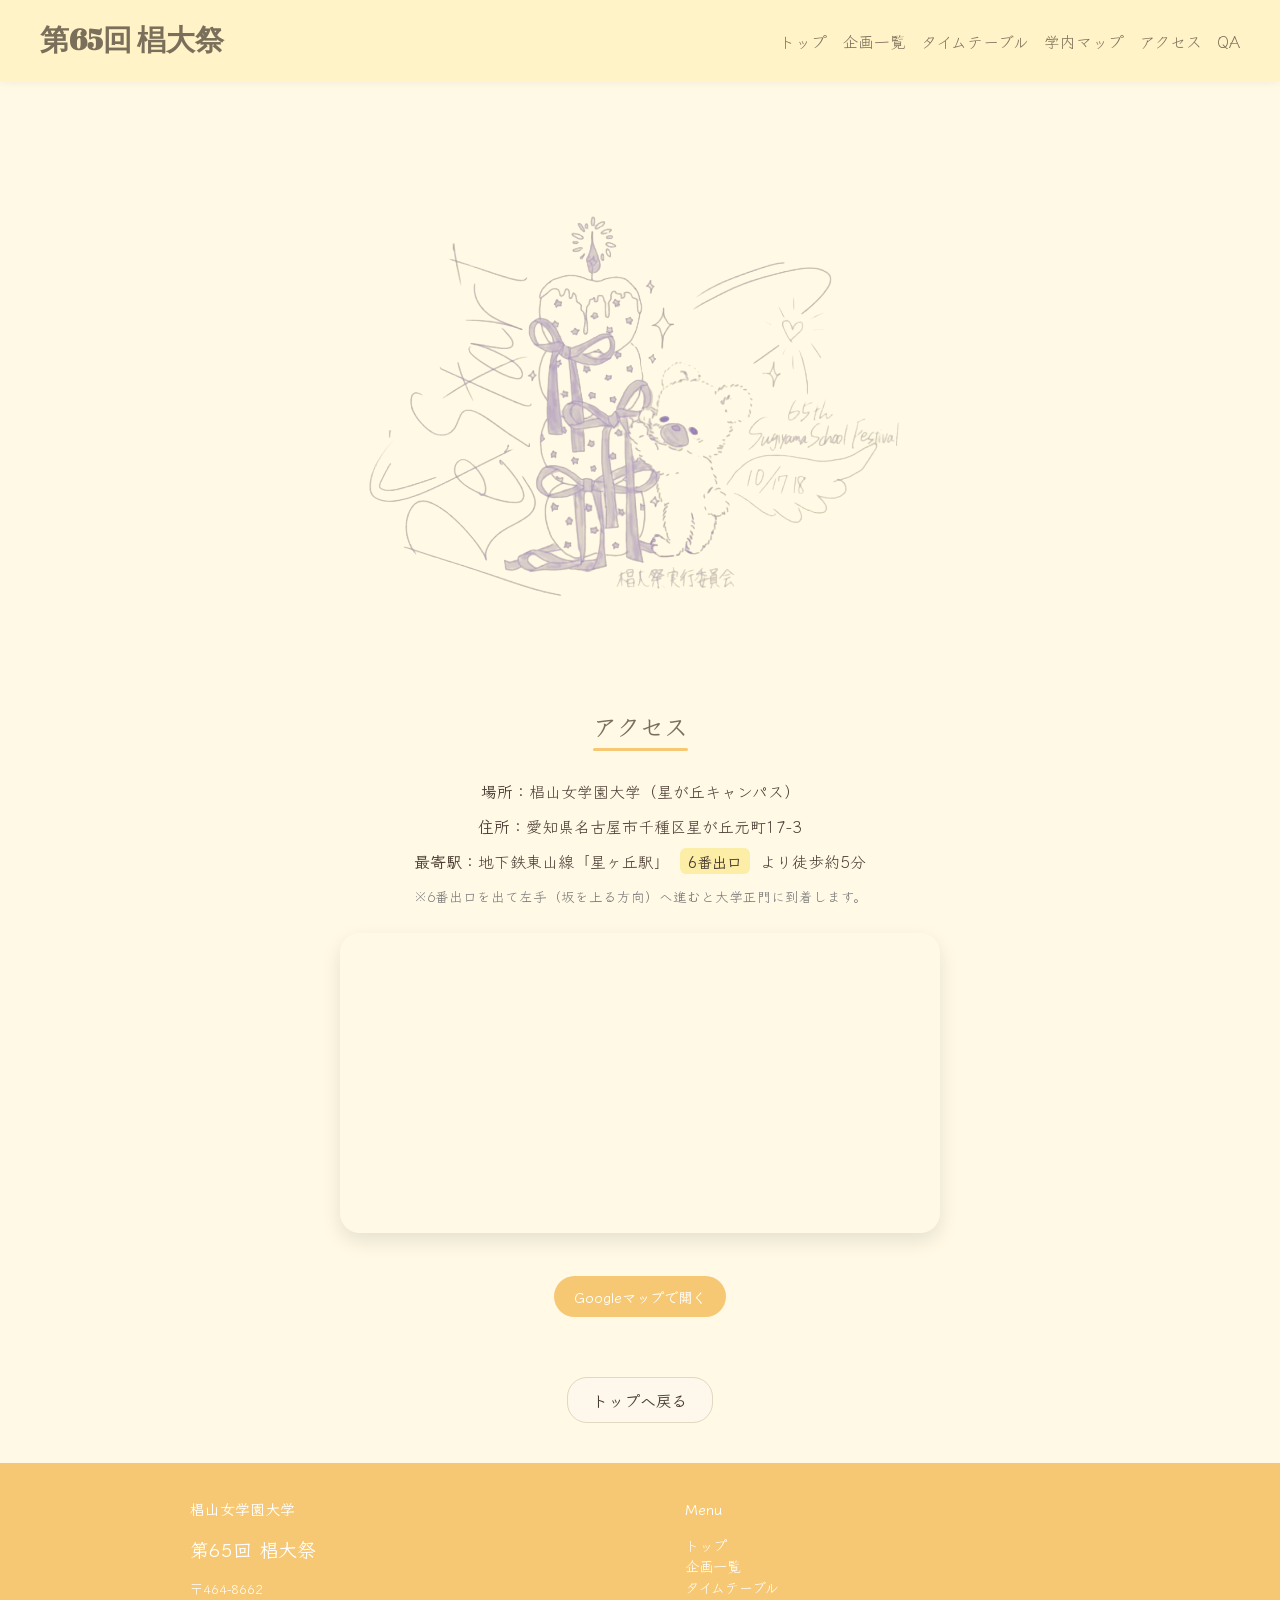
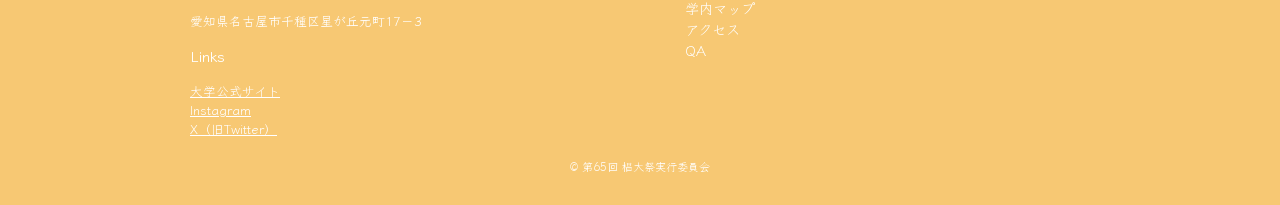
<file: access.html>
<!DOCTYPE html>
<html lang="ja">

<head>
    <meta charset="UTF-8"> <!-- 文字コードの指定 -->
    <meta name="viewport" content="width=1024">
    <title>第65回椙大祭</title> <!-- タブや検索結果に表示されるタイトル -->

    <link rel="stylesheet" href="style.css"> <!-- 外部CSSの読み込み -->
<!--フォント-->
    <link rel="preconnect" href="https://fonts.googleapis.com">
    <link rel="preconnect" href="https://fonts.gstatic.com" crossorigin>
    <link href="https://fonts.googleapis.com/css2?family=Abril+Fatface&family=Klee+One&display=swap" rel="stylesheet">
</head>

<body>
<!--ヘッダー-->    
    <header class="header">
            <h1 class="site-title">
                <a href="index.html">第65回 椙大祭</a>
            </h1>
            <!--ハンバーガー-->
            <button class="menu-btn">☰</button>

            <nav class="nav">
                <ul>
                    <li><a href="index.html">トップ</a></li>
                    <li><a href="plan.html">企画一覧</a></li>
                    <li><a href="time.html">タイムテーブル</a></li>
                    <li><a href="map.html">学内マップ</a></li>
                    <li><a href="access.html#access">アクセス</a></li>
                    <li><a href="QA.html">QA</a></li>
                </ul>
            </nav>
    </header>

    <main>
        <section class="hero">
            <img src="festival-1.png" alt="大学祭　ロゴ">
        </section> 

        <section class="section">
            <h2>アクセス</h2>

            <div class="access-info">
    <p class="access-item"><strong>場所：</strong>椙山女学園大学（星が丘キャンパス）</p>
    <p class="access-item"><strong>住所：</strong>愛知県名古屋市千種区星が丘元町17-3</p>
    <p class="access-item">
        <strong>最寄駅：</strong>地下鉄東山線「星ヶ丘駅」 
        <span class="exit-badge">6番出口</span> より徒歩約5分
    </p>
    <p class="access-note">※6番出口を出て左手（坂を上る方向）へ進むと大学正門に到着します。</p>
</div>

            <div class="map">
                <iframe src="https://www.google.com/maps/embed?pb=!1m18!1m12!1m3!1d26095.112109104128!2d136.96943463955074!3d35.15938860000001!2m3!1f0!2f0!3f0!3m2!1i1024!2i768!4f13.1!3m3!1m2!1s0x60036549311adc71%3A0x364e12457b6e4704!2z5qSZ5bGx5aWz5a2m5ZyS5aSn5a2m!5e0!3m2!1sja!2sjp!4v1776583918923!5m2!1sja!2sjp" 
                        style="border:0;" allowfullscreen="" loading="lazy" referrerpolicy="no-referrer-when-downgrade"></iframe>
            </div>

            <div class="map-link">
                <a href="https://www.google.com/maps?q=椙山女学園大学+星が丘キャンパス" target="_blank" rel="noopener noreferrer">
                Googleマップで開く
                </a>
            </div>

        </section>
        <div class="back-btn-container">
            <a href="index.html" class="back-btn">トップへ戻る</a>
        </div>
    </main>
    <!--フッター-->
    <footer class="footer">
        <div class="footer-container">

            <div class="footer-left">
                <h3>椙山女学園大学</h3>
                <h2>第65回 椙大祭</h2>
                <p>〒464-8662</p>
                <p>愛知県名古屋市千種区星が丘元町17－3</p>

                <div class="footer-links">
                    <h3>Links</h3>
                    <a href="https://www.sugiyama-u.ac.jp/index.html" target="_blank" rel="noopener noreferrer">大学公式サイト</a><br>
                    <a href="https://www.instagram.com/sugidaisai?igsh=Z2ZrM3JwNXdm" target="_blank" rel="noopener noreferrer">Instagram</a><br>
                    <a href="https://X.com/sugidaisai?s=21/" target="_blank" rel="noopener noreferrer">X（旧Twitter）</a>
                </div>
            </div>


            <div class="footer-right">
                <h3>Menu</h3>
                <ul>
                    <li><a href="index.html">トップ</a></li>
                    <li><a href="plan.html">企画一覧</a></li>
                    <li><a href="time.html">タイムテーブル</a></li>
                    <li><a href="map.html">学内マップ</a></li>
                    <li><a href="access.html#access">アクセス</a></li>
                    <li><a href="QA.html">QA</a></li>
                </ul>
            </div>

        </div>

        <p class="copyright">© 第65回 椙大祭実行委員会</p>
    </footer>
    


<!-- ★ここに追加（モーダル） -->
    <div id="modal" class="modal">
        <div class="modal-content">

            <span class="close">&times;</span>

            <div class="modal-header">
                <span id="modal-tag" class="news-tag"></span>
                <span id="modal-date" class="news-date"></span>
            </div>

<h2 id="modal-title"></h2>
<p id="modal-detail"></p>

            <p class="modal-contact">
            お問い合わせ：〇〇@〇〇.jp
            </p>

        </div>
    </div>


    <!-- ★ここに追加（JS） -->
    <script>
        const btn = document.querySelector(".menu-btn");
        const nav = document.querySelector(".nav");

        btn.addEventListener("click", () => {
            nav.classList.toggle("active");
        });

        const items = document.querySelectorAll(".news-item");
        const modal = document.getElementById("modal");
        const modalTitle = document.getElementById("modal-title");
        const modalDetail = document.getElementById("modal-detail");
        const closeBtn = document.querySelector(".close");

        items.forEach(item => {
        item.addEventListener("click", () => {
            modalTitle.textContent = item.dataset.title;
            modalDetail.textContent = item.dataset.detail;

            modal.style.display = "block";
        });
        });

        closeBtn.addEventListener("click", () => {
        modal.style.display = "none";
        });

        window.addEventListener("click", (e) => {
        if (e.target === modal) {
            modal.style.display = "none";
        }
        });

        const modalTag = document.getElementById("modal-tag");
        const modalDate = document.getElementById("modal-date");

        items.forEach(item => {
        item.addEventListener("click", () => {
            modalTitle.textContent = item.dataset.title;
            modalDetail.textContent = item.dataset.detail;
            modalTag.textContent = item.dataset.tag;
            modalDate.textContent = item.dataset.date;

            modal.style.display = "block";
        });
        });
    </script>

    
    
</body>

</html>
</file>
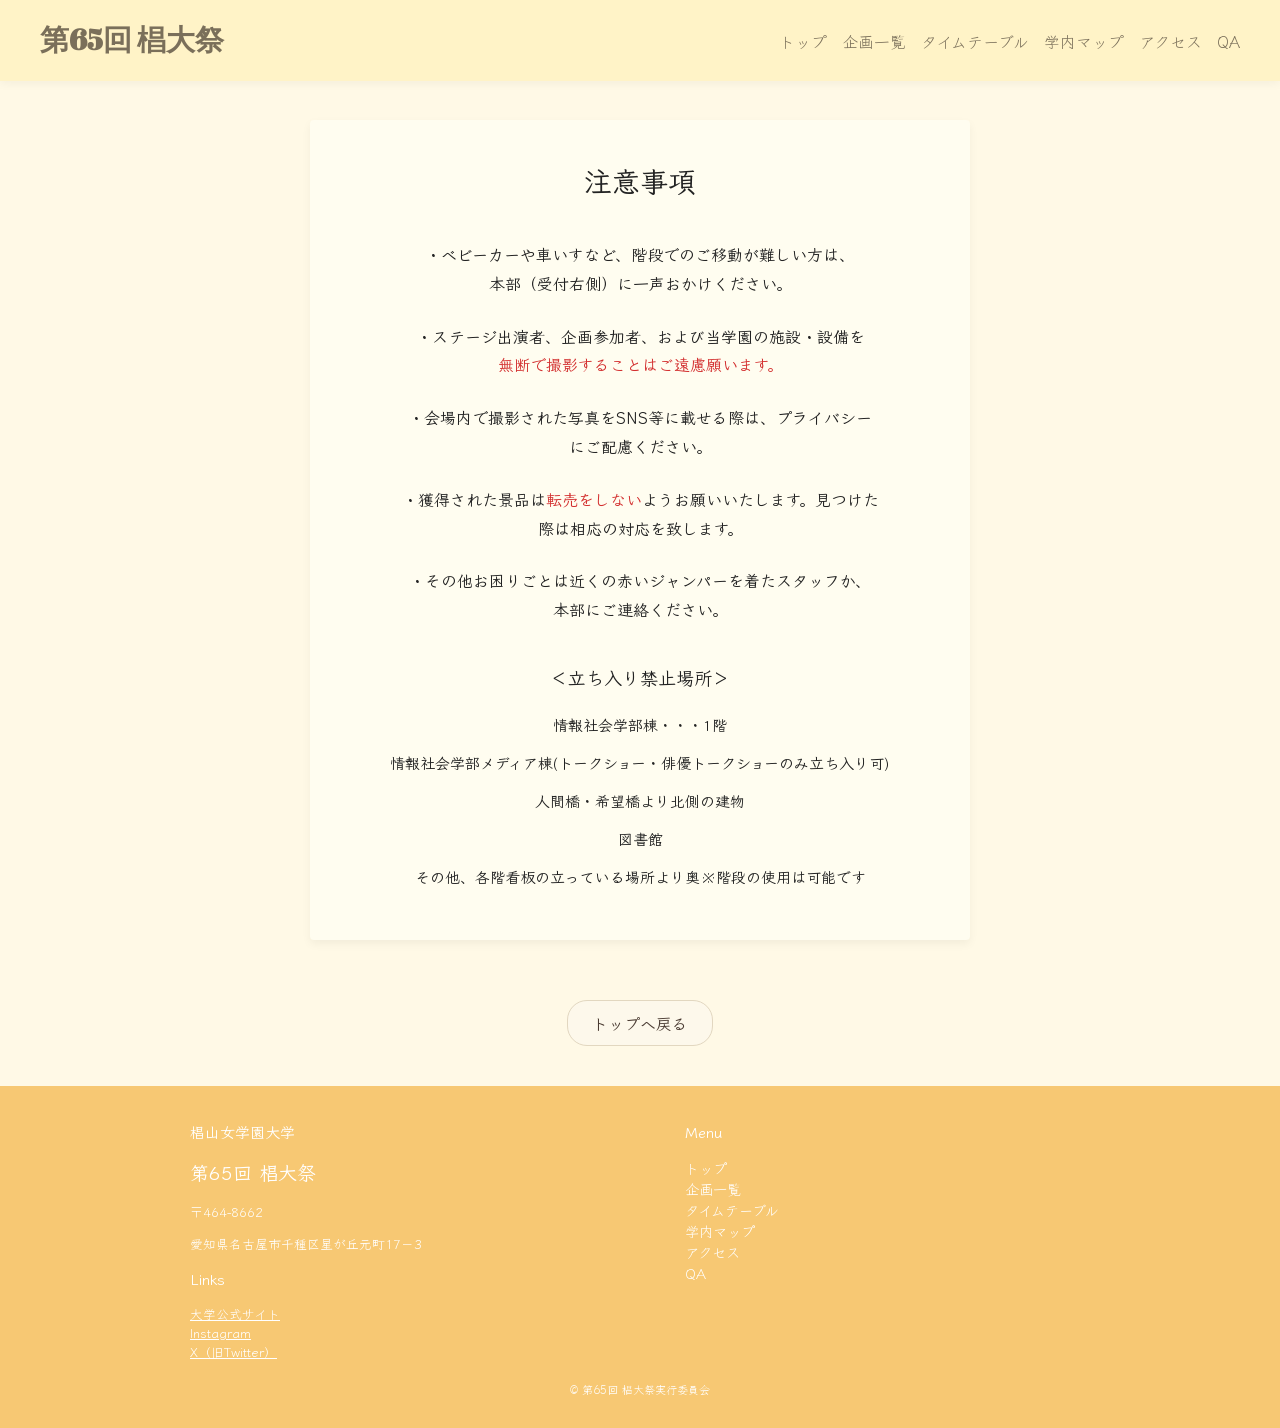
<file: character.html>
<!DOCTYPE html>
<html lang="ja">

<head>
    <meta charset="UTF-8"> <!-- 文字コードの指定 -->
    <meta name="viewport" content="width=1024">
    <title>第65回椙大祭</title> <!-- タブや検索結果に表示されるタイトル -->

    <link rel="stylesheet" href="style.css"> <!-- 外部CSSの読み込み -->
    <!--フォント-->
    <link rel="preconnect" href="https://fonts.googleapis.com">
    <link rel="preconnect" href="https://fonts.gstatic.com" crossorigin>
    <link href="https://fonts.googleapis.com/css2?family=Abril+Fatface&family=Klee+One&display=swap" rel="stylesheet">

    <!-- キャラクター紹介 ＆ 注意事項用のCSS -->
    <style>
        .character-section {
            max-width: 900px;
            margin: 40px auto;
            padding: 0 20px;
            box-sizing: border-box;
        }

        .section-title {
            text-align: center;
            font-size: 28px;
            color: #333;
            margin-bottom: 40px;
            position: relative;
        }

        .character-container {
            display: flex;
            flex-direction: column;
            gap: 40px;
        }

        .character-card {
            display: flex;
            align-items: center;
            gap: 30px;
            background-color: #fffbf0; /* 優しい黄色の背景 */
            border-radius: 16px;
            padding: 24px;
            box-shadow: 0 4px 12px rgba(0, 0, 0, 0.05);
        }

        /* 2つ目のカードは画像を右側に配置 */
        .character-card.reverse {
            flex-direction: row-reverse;
        }

        .character-img {
            width: 200px;
            height: 200px;
            object-fit: cover;
            border-radius: 50%; /* 丸型画像 */
            border: 4px solid #fff;
            flex-shrink: 0;
        }

        .character-info {
            flex: 1;
        }

        .character-name {
            font-size: 24px;
            font-weight: bold;
            color: #222;
            margin: 0 0 8px 0;
        }

        .character-sub {
            font-size: 14px;
            color: #e57373;
            font-weight: bold;
            margin-bottom: 12px;
        }

        .character-desc {
            font-size: 15px;
            line-height: 1.7;
            color: #444;
            margin: 0;
        }

        /* 注意事項のスタイリング（安全に独立させたスタイル） */
        .notice-container {
            display: flex;
            justify-content: center;
            padding: 40px 20px;
        }

        .notice-card {
            background-color: #fffdf0;
            width: 100%;
            max-width: 600px;
            padding: 40px 30px;
            box-shadow: 0 4px 10px rgba(0,0,0,0.05);
            border-radius: 4px;
            text-align: center;
            color: #222;
        }

        .notice-card .title {
            font-size: 28px;
            font-weight: bold;
            margin-bottom: 40px;
        }

        .notice-list {
            list-style: none;
            padding: 0;
            margin: 0 0 40px 0;
        }

        .notice-list li {
            font-size: 16px;
            font-weight: bold;
            line-height: 1.8;
            margin-bottom: 24px;
        }

        .notice-list li::before {
            content: "・";
        }

        .highlight-red {
            color: #d32f2f;
        }

        .notice-section-title {
            font-size: 18px;
            font-weight: bold;
            margin-top: 30px;
            margin-bottom: 20px;
        }

        .location-list {
            list-style: none;
            padding: 0;
            margin: 0;
            font-weight: bold;
            line-height: 2.0;
        }

        .location-list li {
            font-size: 15px;
            margin-bottom: 8px;
        }

        /* スマホ向けレイアウト調整 */
        @media (max-width: 600px) {
            .character-card,
            .character-card.reverse {
                flex-direction: column;
                text-align: center;
            }

            .character-img {
                width: 160px;
                height: 160px;
            }
        }
    </style>
</head>

<body>
    <!--ヘッダー-->    
    <header class="header">
        <h1 class="site-title">
            <a href="index.html">第65回 椙大祭</a>
        </h1>

        <!--ハンバーガー-->
        <button class="menu-btn">☰</button>

        <nav class="nav">
            <ul>
                    <li><a href="index.html">トップ</a></li>
                    <li><a href="plan.html">企画一覧</a></li>
                    <li><a href="time.html">タイムテーブル</a></li>
                    <li><a href="map.html">学内マップ</a></li>
                    <li><a href="access.html#access">アクセス</a></li>
                    <li><a href="QA.html">QA</a></li>
            </ul>
        </nav>
    </header>

    <main>
        <!-- 注意事項エリア -->
        <div class="notice-container">
            <div class="notice-card">
                <div class="title">注意事項</div>

                <ul class="notice-list">
                    <li>ベビーカーや車いすなど、階段でのご移動が難しい方は、<br>本部（受付右側）に一声おかけください。</li>
                    <li>ステージ出演者、企画参加者、および当学園の施設・設備を<br><span class="highlight-red">無断で撮影することはご遠慮願います。</span></li>
                    <li>会場内で撮影された写真をSNS等に載せる際は、プライバシー<br>にご配慮ください。</li>
                    <li>獲得された景品は<span class="highlight-red">転売をしない</span>ようお願いいたします。見つけた<br>際は相応の対応を致します。</li>
                    <li>その他お困りごとは近くの赤いジャンパーを着たスタッフか、<br>本部にご連絡ください。</li>
                </ul>

                <div class="notice-section-title">＜立ち入り禁止場所＞</div>

                <ul class="location-list">
                    <li>情報社会学部棟・・・1階</li>
                    <li>情報社会学部メディア棟(トークショー・俳優トークショーのみ立ち入り可)</li>
                    <li>人間橋・希望橋より北側の建物</li>
                    <li>図書館</li>
                    <li>その他、各階看板の立っている場所より奥※階段の使用は可能です</li>
                </ul>
            </div>
        </div>
        <div class="back-btn-container">
            <a href="index.html" class="back-btn">トップへ戻る</a>
        </div>
    </main>

    <!--フッター-->
    <footer class="footer">
        <div class="footer-container">
            <div class="footer-left">
                <h3>椙山女学園大学</h3>
                <h2>第65回 椙大祭</h2>
                <p>〒464-8662</p>
                <p>愛知県名古屋市千種区星が丘元町17－3</p>

                <div class="footer-links">
                    <h3>Links</h3>
                    <a href="https://www.sugiyama-u.ac.jp/index.html" target="_blank" rel="noopener noreferrer">大学公式サイト</a><br>
                    <a href="https://www.instagram.com/sugidaisai?igsh=Z2ZrM3JwNXdm" target="_blank" rel="noopener noreferrer">Instagram</a><br>
                    <a href="https://X.com/sugidaisai?s=21/" target="_blank" rel="noopener noreferrer">X（旧Twitter）</a>
                </div>
            </div>

            <div class="footer-right">
                <h3>Menu</h3>
                <ul>
                    <li><a href="index.html">トップ</a></li>
                    <li><a href="plan.html">企画一覧</a></li>
                    <li><a href="time.html">タイムテーブル</a></li>
                    <li><a href="map.html">学内マップ</a></li>
                    <li><a href="access.html#access">アクセス</a></li>
                    <li><a href="QA.html">QA</a></li>
                </ul>
            </div>
        </div>
        <p class="copyright">© 第65回 椙大祭実行委員会</p>
    </footer>
    
</body>
</html>
</file>
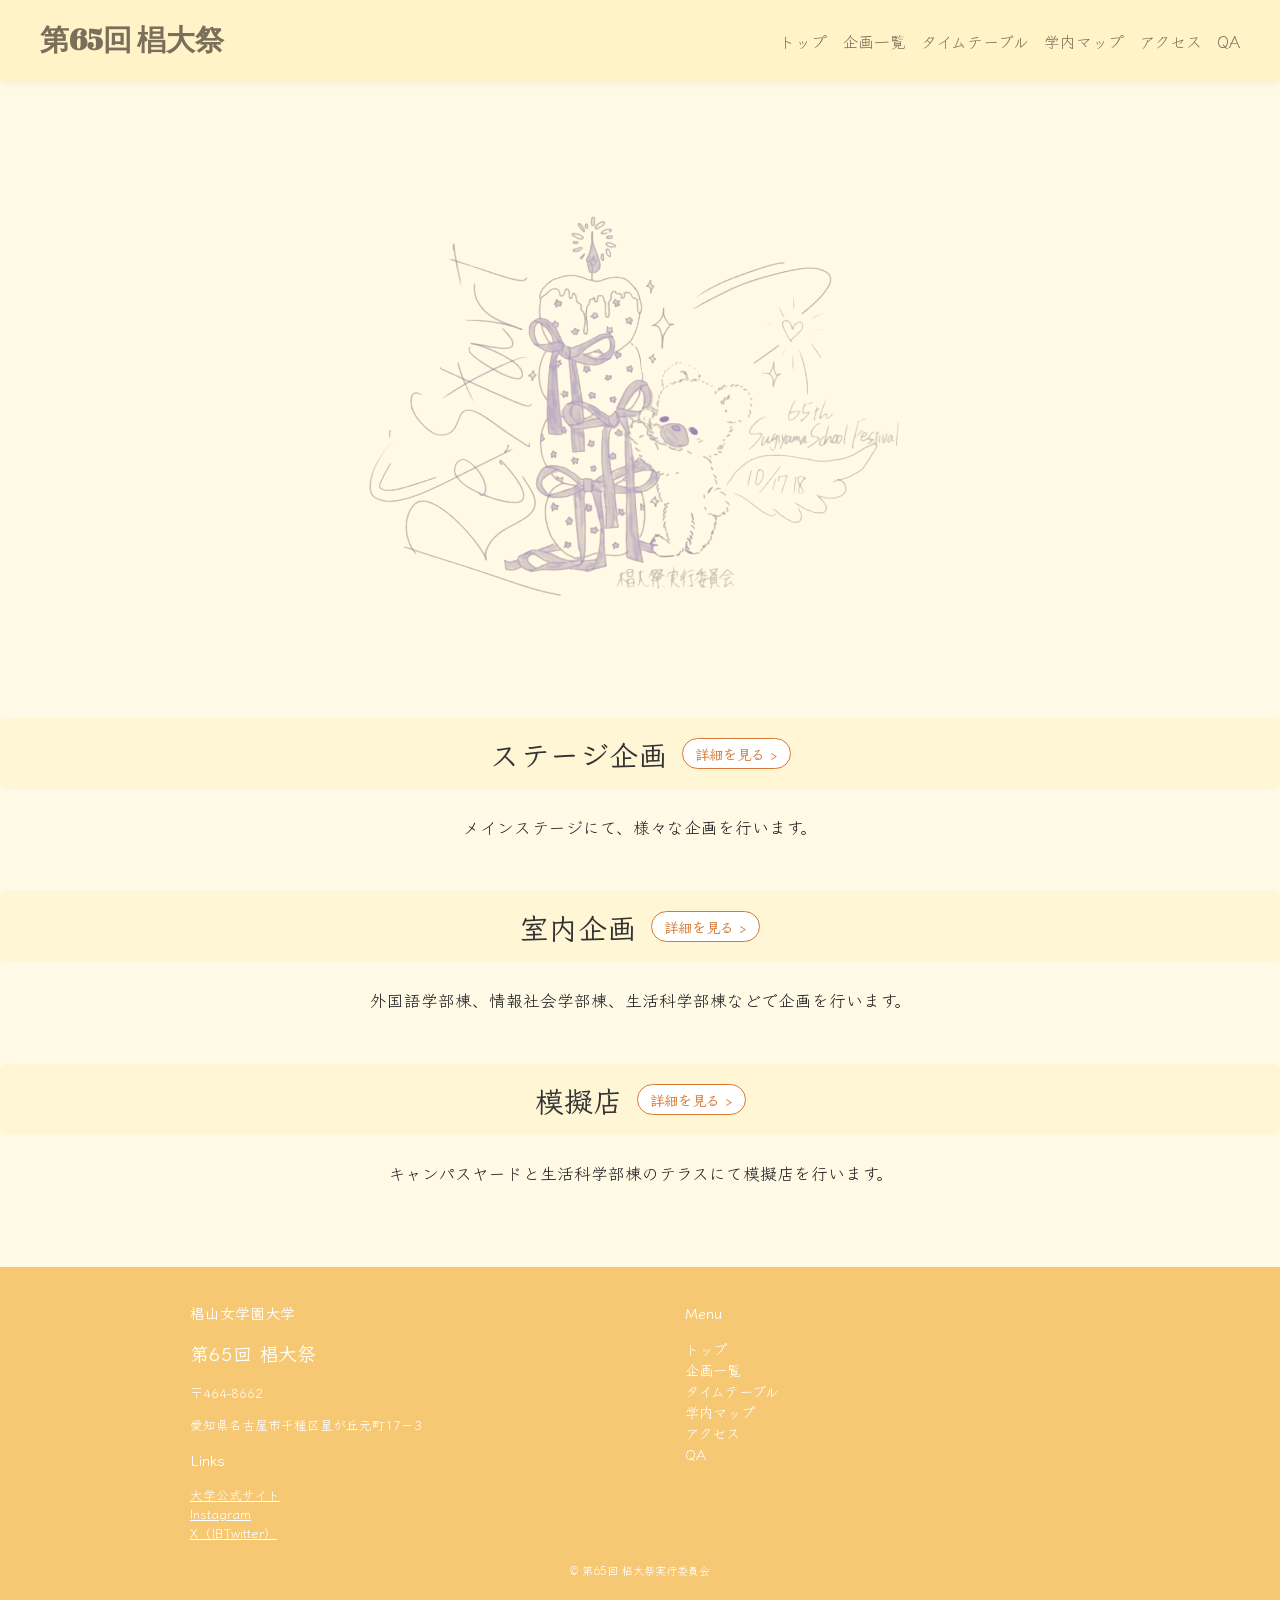
<file: plan.html>
<!DOCTYPE html>
<html lang="ja">

<head>
    <meta charset="UTF-8"> <!-- 文字コードの指定 -->
    <meta name="viewport" content="width=1024">
    <title>第65回椙大祭 企画一覧</title> <!-- タブや検索結果に表示されるタイトル -->

    <link rel="stylesheet" href="style.css"> <!-- 外部CSSの読み込み -->
<!--フォント-->
    <link rel="preconnect" href="https://fonts.googleapis.com">
    <link rel="preconnect" href="https://fonts.gstatic.com" crossorigin>
    <link href="https://fonts.googleapis.com/css2?family=Abril+Fatface&family=Klee+One&display=swap" rel="stylesheet">
</head>

<body>
<!--ヘッダー-->    
    <header class="header">
            <h1 class="site-title">
                <a href="index.html">第65回 椙大祭</a>
            </h1>
            <!--ハンバーガー-->
            <button class="menu-btn">☰</button>

            <nav class="nav">
                <ul>
                    <li><a href="index.html">トップ</a></li>
                    <li><a href="plan.html">企画一覧</a></li>
                    <li><a href="time.html">タイムテーブル</a></li>
                    <li><a href="map.html">学内マップ</a></li>
                    <li><a href="access.html#access">アクセス</a></li>
                    <li><a href="QA.html">QA</a></li>
                </ul>
            </nav>
    </header>

    <main>
        <section class="hero">
            <img src="festival-1.png" alt="大学祭　ロゴ">
        </section> 


<!-- ★企画一覧メインコンテンツ★ -->
<section class="plan-section">
    
    <!-- ステージ企画 -->
    <div class="plan-category">
        <a href="stage.html" class="plan-card">
            <div class="plan-card-inner">
                <h2>ステージ企画</h2>
                <span class="btn-arrow">詳細を見る ›</span>
            </div>
        </a>
        <p class="plan-desc">メインステージにて、様々な企画を行います。</p>
    </div>

    <!-- 室内企画 -->
    <div class="plan-category">
        <a href="indoor.html" class="plan-card">
            <div class="plan-card-inner">
                <h2>室内企画</h2>
                <span class="btn-arrow">詳細を見る ›</span>
            </div>
        </a>
        <p class="plan-desc">外国語学部棟、情報社会学部棟、生活科学部棟などで企画を行います。</p>
    </div>

    <!-- 模擬店 -->
    <div class="plan-category">
        <a href="mogi.html" class="plan-card">
            <div class="plan-card-inner">
                <h2>模擬店</h2>
                <span class="btn-arrow">詳細を見る ›</span>
            </div>
        </a>            
        <p class="plan-desc">キャンパスヤードと生活科学部棟のテラスにて模擬店を行います。</p>
    </div>

</section>
    <!--フッター-->
    <footer class="footer">
        <div class="footer-container">

            <div class="footer-left">
                <h3>椙山女学園大学</h3>
                <h2>第65回 椙大祭</h2>
                <p>〒464-8662</p>
                <p>愛知県名古屋市千種区星が丘元町17－3</p>

                <div class="footer-links">
                    <h3>Links</h3>
                    <a href="https://www.sugiyama-u.ac.jp/index.html" target="_blank" rel="noopener noreferrer">大学公式サイト</a><br>
                    <a href="https://www.instagram.com/sugidaisai?igsh=Z2ZrM3JwNXdm" target="_blank" rel="noopener noreferrer">Instagram</a><br>
                    <a href="https://X.com/sugidaisai?s=21/" target="_blank" rel="noopener noreferrer">X（旧Twitter）</a>
                </div>
            </div>


            <div class="footer-right">
                <h3>Menu</h3>
                <ul>
                    <li><a href="index.html">トップ</a></li>
                    <li><a href="plan.html">企画一覧</a></li>
                    <li><a href="time.html">タイムテーブル</a></li>
                    <li><a href="map.html">学内マップ</a></li>
                    <li><a href="access.html#access">アクセス</a></li>
                    <li><a href="QA.html">QA</a></li>
                </ul>
            </div>

        </div>

        <p class="copyright">© 第65回 椙大祭実行委員会</p>
    </footer>
    


<!-- ★ここに追加（モーダル） -->
    <div id="modal" class="modal">
        <div class="modal-content">

            <span class="close">&times;</span>

            <div class="modal-header">
                <span id="modal-tag" class="news-tag"></span>
                <span id="modal-date" class="news-date"></span>
            </div>

<h2 id="modal-title"></h2>
<p id="modal-detail"></p>

            <p class="modal-contact">
            お問い合わせ：〇〇@〇〇.jp
            </p>

        </div>
    </div>


    <!-- ★ここに追加（JS） -->
    <script>
        const btn = document.querySelector(".menu-btn");
        const nav = document.querySelector(".nav");

        btn.addEventListener("click", () => {
            nav.classList.toggle("active");
        });

        const items = document.querySelectorAll(".news-item");
        const modal = document.getElementById("modal");
        const modalTitle = document.getElementById("modal-title");
        const modalDetail = document.getElementById("modal-detail");
        const closeBtn = document.querySelector(".close");

        items.forEach(item => {
        item.addEventListener("click", () => {
            modalTitle.textContent = item.dataset.title;
            modalDetail.textContent = item.dataset.detail;

            modal.style.display = "block";
        });
        });

        closeBtn.addEventListener("click", () => {
        modal.style.display = "none";
        });

        window.addEventListener("click", (e) => {
        if (e.target === modal) {
            modal.style.display = "none";
        }
        });

        const modalTag = document.getElementById("modal-tag");
        const modalDate = document.getElementById("modal-date");

        items.forEach(item => {
        item.addEventListener("click", () => {
            modalTitle.textContent = item.dataset.title;
            modalDetail.textContent = item.dataset.detail;
            modalTag.textContent = item.dataset.tag;
            modalDate.textContent = item.dataset.date;

            modal.style.display = "block";
        });
        });
    </script>

    
    
</body>

</html>
</file>
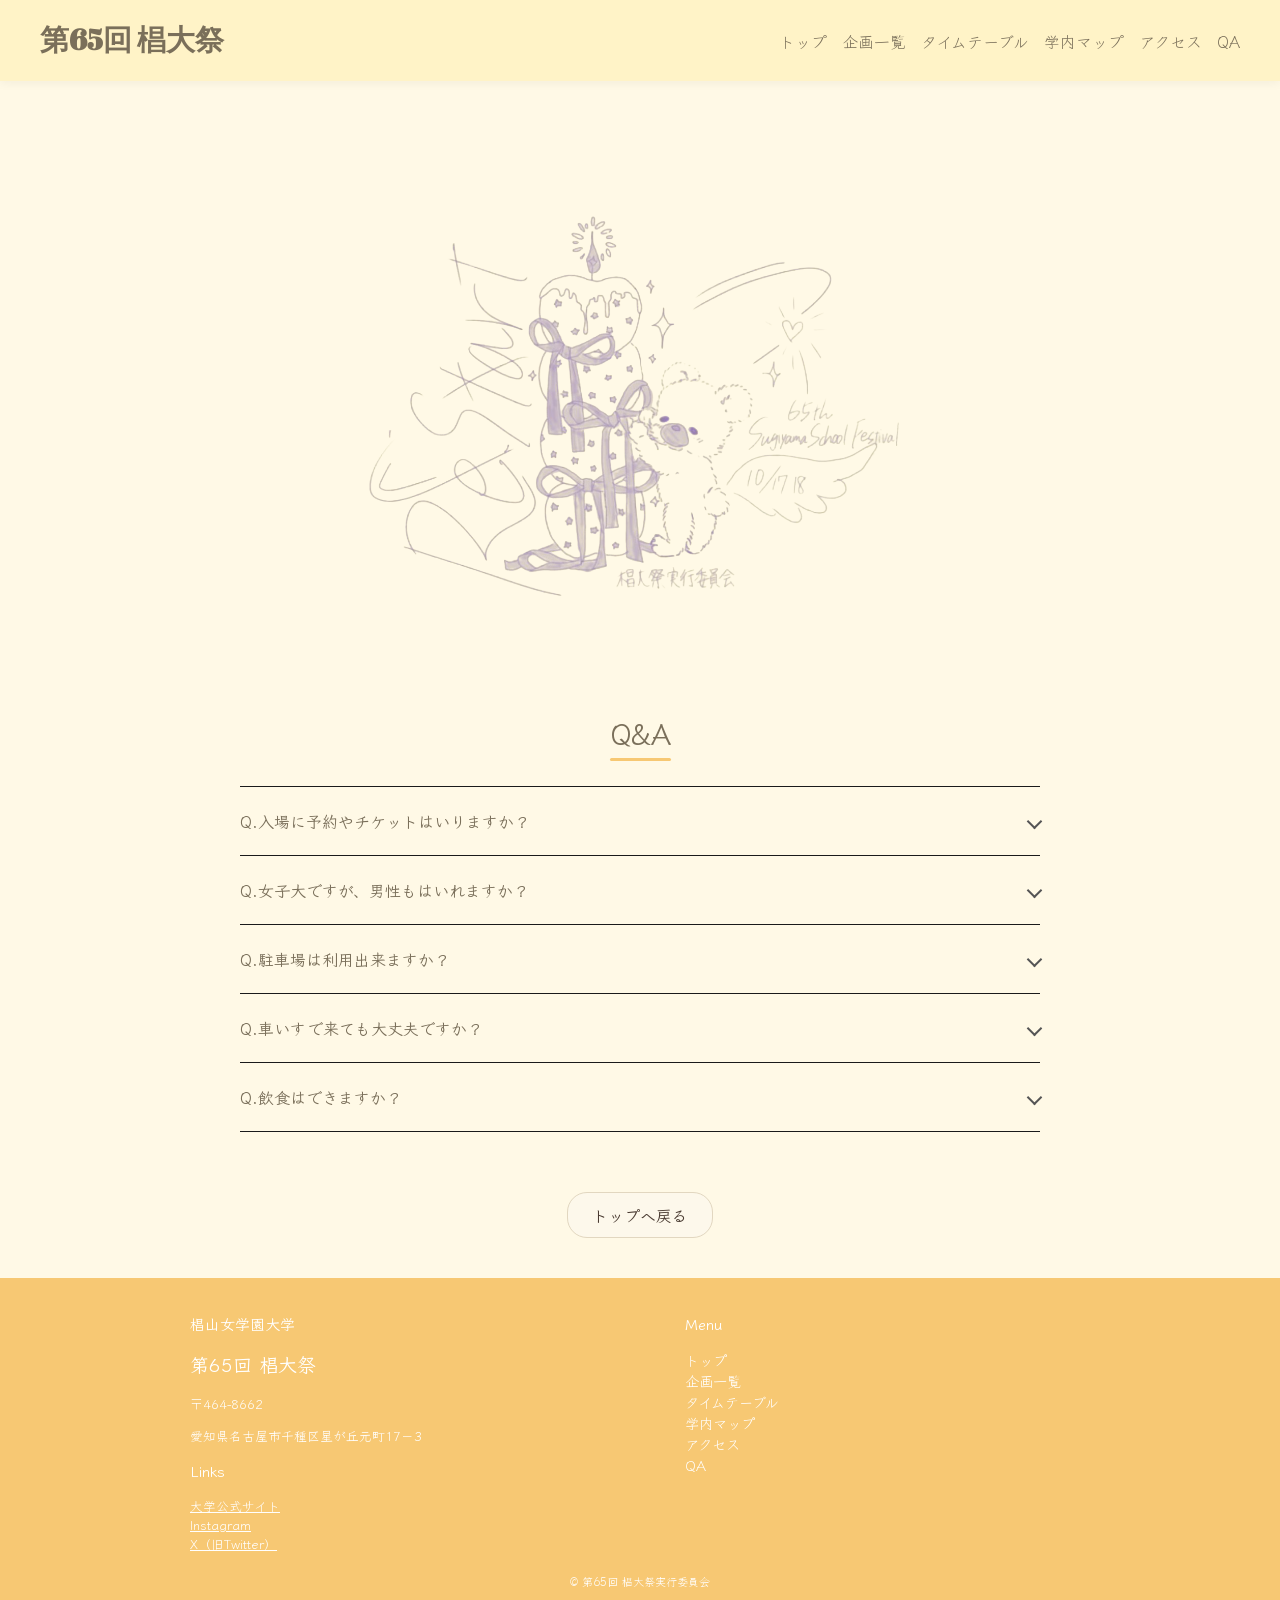
<file: QA.html>
<!DOCTYPE html>
<html lang="ja">

<head>
    <meta charset="UTF-8"> <!-- 文字コードの指定 -->
    <meta name="viewport" content="width=1024">
    <title>第65回椙大祭</title> <!-- タブや検索結果に表示されるタイトル -->

    <link rel="stylesheet" href="style.css"> <!-- 外部CSSの読み込み -->
<!--フォント-->
    <link rel="preconnect" href="https://fonts.googleapis.com">
    <link rel="preconnect" href="https://fonts.gstatic.com" crossorigin>
    <link href="https://fonts.googleapis.com/css2?family=Abril+Fatface&family=Klee+One&display=swap" rel="stylesheet">
</head>

<body>
<!--ヘッダー-->    
    <header class="header">
            <h1 class="site-title">
                <a href="index.html">第65回 椙大祭</a>
            </h1>
            <!--ハンバーガー-->
            <button class="menu-btn">☰</button>

            <nav class="nav">
                <ul>
                    <li><a href="index.html">トップ</a></li>
                    <li><a href="plan.html">企画一覧</a></li>
                    <li><a href="time.html">タイムテーブル</a></li>
                    <li><a href="map.html">学内マップ</a></li>
                    <li><a href="access.html#access">アクセス</a></li>
                    <li><a href="QA.html">QA</a></li>
                </ul>
            </nav>
    </header>

    <main>
        <section class="hero">
            <img src="festival-1.png" alt="大学祭　ロゴ">
        </section> 

<!-- Q&Aセクション -->
        <section id="qa" class="section qa-section">
            <h2>Q&A</h2>

            <div class="qa-container">
                <details class="qa-item">
                    <summary class="qa-question">
                        <span>Q.入場に予約やチケットはいりますか？</span>
                    </summary>
                    <div class="qa-answer">
                        <p>事前予約やチケットは不要です。どなたでもご自由にご入場いただけます。</p>
                    </div>
                </details>

                <details class="qa-item">
                    <summary class="qa-question">
                        <span>Q.女子大ですが、男性もはいれますか？</span>
                    </summary>
                    <div class="qa-answer">
                        <p>はい、男性の方もご入場いただけます。ぜひご来場ください。</p>
                    </div>
                </details>

                <details class="qa-item">
                    <summary class="qa-question">
                        <span>Q.駐車場は利用出来ますか？</span>
                    </summary>
                    <div class="qa-answer">
                        <p>学内に来場者用の駐車場はございません。公共交通機関をご利用のうえお越しください。</p>
                    </div>
                </details>

                <details class="qa-item">
                    <summary class="qa-question">
                        <span>Q.車いすで来ても大丈夫ですか？</span>
                    </summary>
                    <div class="qa-answer">
                        <p>大丈夫です。学内にはスロープや多目的トイレを完備しております。サポートが必要な場合はお近くの実行委員までお声がけください。</p>
                    </div>
                </details>

                <details class="qa-item">
                    <summary class="qa-question">
                        <span>Q.飲食はできますか？</span>
                    </summary>
                    <div class="qa-answer">
                        <p>指定の飲食スペースや模擬店エリアにてお召し上がりいただけます。</p>
                    </div>
                </details>
            </div>
        </section>
        <div class="back-btn-container">
            <a href="index.html" class="back-btn">トップへ戻る</a>
        </div>
    </main>

    <!--フッター-->
    <footer class="footer">
        <div class="footer-container">

            <div class="footer-left">
                <h3>椙山女学園大学</h3>
                <h2>第65回 椙大祭</h2>
                <p>〒464-8662</p>
                <p>愛知県名古屋市千種区星が丘元町17－3</p>

                <div class="footer-links">
                    <h3>Links</h3>
                    <a href="https://www.sugiyama-u.ac.jp/index.html" target="_blank" rel="noopener noreferrer">大学公式サイト</a><br>
                    <a href="https://www.instagram.com/sugidaisai?igsh=Z2ZrM3JwNXdm" target="_blank" rel="noopener noreferrer">Instagram</a><br>
                    <a href="https://X.com/sugidaisai?s=21/" target="_blank" rel="noopener noreferrer">X（旧Twitter）</a>
                </div>
            </div>


            <div class="footer-right">
                <h3>Menu</h3>
                <ul>
                    <li><a href="index.html">トップ</a></li>
                    <li><a href="plan.html">企画一覧</a></li>
                    <li><a href="time.html">タイムテーブル</a></li>
                    <li><a href="map.html">学内マップ</a></li>
                    <li><a href="access.html#access">アクセス</a></li>
                    <li><a href="QA.html">QA</a></li>
                </ul>
            </div>

        </div>

        <p class="copyright">© 第65回 椙大祭実行委員会</p>
    </footer>
    


<!-- ★ここに追加（モーダル） -->
    <div id="modal" class="modal">
        <div class="modal-content">

            <span class="close">&times;</span>

            <div class="modal-header">
                <span id="modal-tag" class="news-tag"></span>
                <span id="modal-date" class="news-date"></span>
            </div>

<h2 id="modal-title"></h2>
<p id="modal-detail"></p>

            <p class="modal-contact">
            お問い合わせ：〇〇@〇〇.jp
            </p>

        </div>
    </div>


    <!-- ★ここに追加（JS） -->
    <script>
        const btn = document.querySelector(".menu-btn");
        const nav = document.querySelector(".nav");

        btn.addEventListener("click", () => {
            nav.classList.toggle("active");
        });

        const items = document.querySelectorAll(".news-item");
        const modal = document.getElementById("modal");
        const modalTitle = document.getElementById("modal-title");
        const modalDetail = document.getElementById("modal-detail");
        const closeBtn = document.querySelector(".close");

        items.forEach(item => {
        item.addEventListener("click", () => {
            modalTitle.textContent = item.dataset.title;
            modalDetail.textContent = item.dataset.detail;

            modal.style.display = "block";
        });
        });

        closeBtn.addEventListener("click", () => {
        modal.style.display = "none";
        });

        window.addEventListener("click", (e) => {
        if (e.target === modal) {
            modal.style.display = "none";
        }
        });

        const modalTag = document.getElementById("modal-tag");
        const modalDate = document.getElementById("modal-date");

        items.forEach(item => {
        item.addEventListener("click", () => {
            modalTitle.textContent = item.dataset.title;
            modalDetail.textContent = item.dataset.detail;
            modalTag.textContent = item.dataset.tag;
            modalDate.textContent = item.dataset.date;

            modal.style.display = "block";
        });
        });
    </script>

    
    
</body>

</html>
</file>
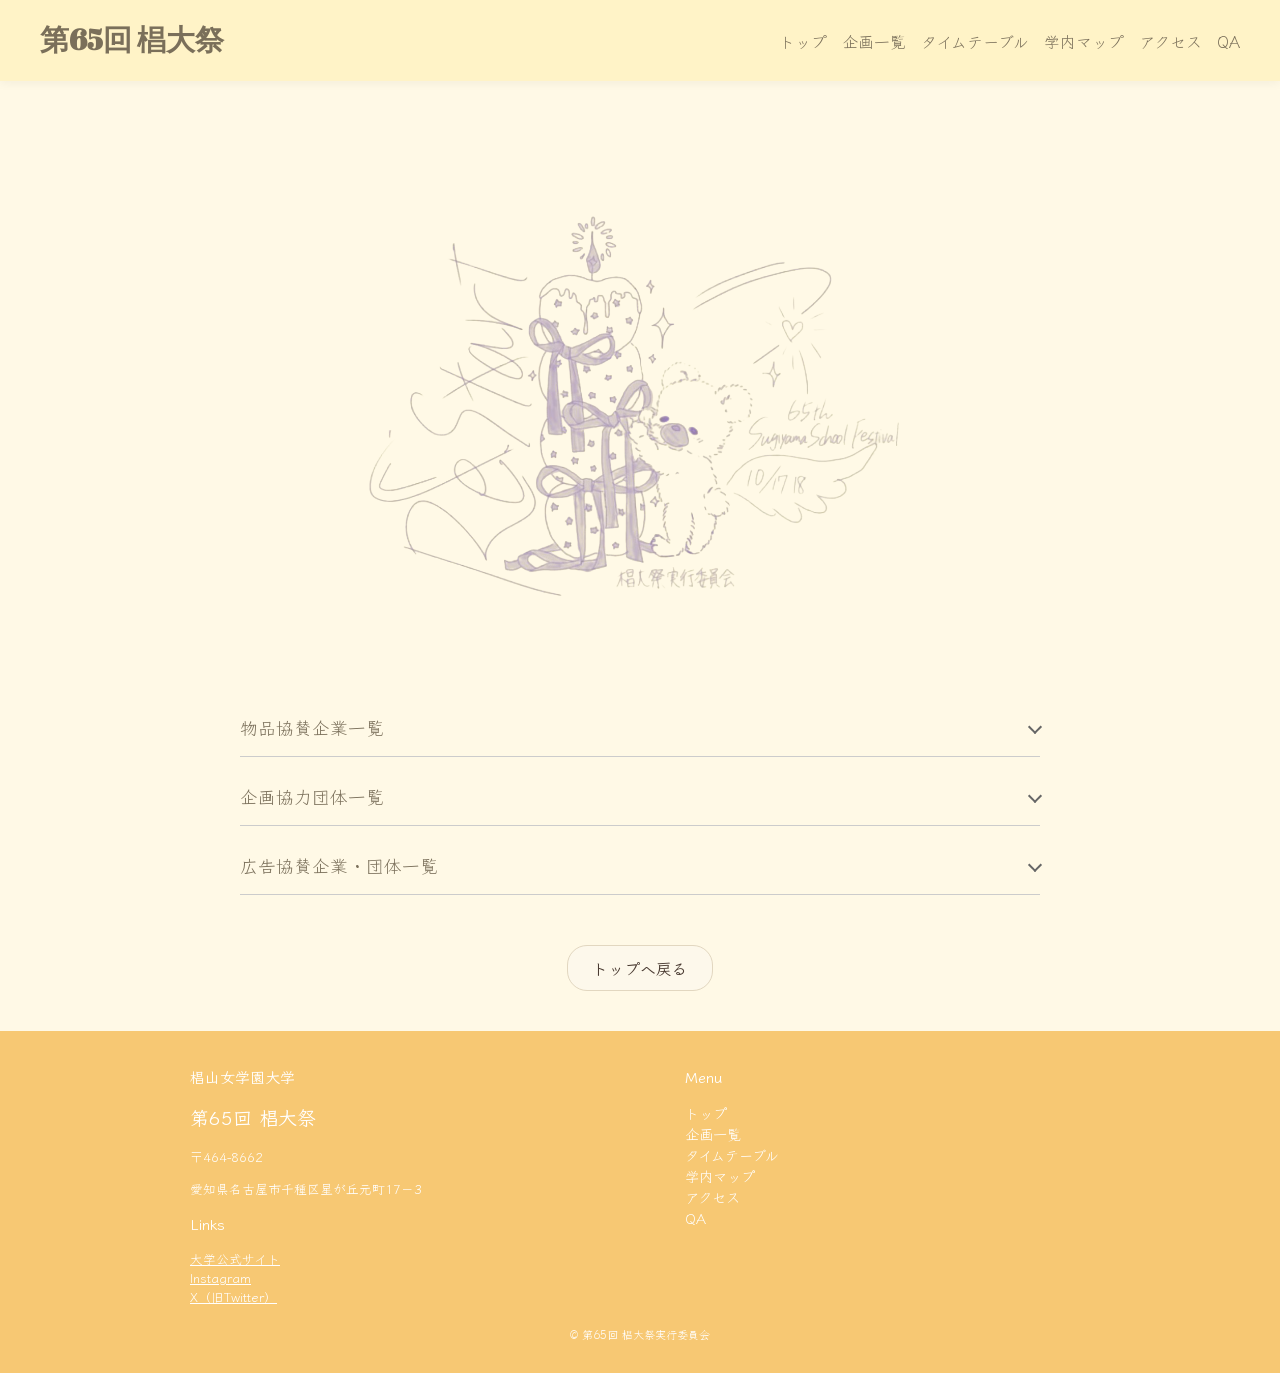
<file: sponsor.html>
<!DOCTYPE html>
<html lang="ja">

<head>
    <meta charset="UTF-8"> <!-- 文字コードの指定 -->
    <meta name="viewport" content="width=1024">
    <title>第65回椙大祭</title> <!-- タブや検索結果に表示されるタイトル -->

    <link rel="stylesheet" href="style.css"> <!-- 外部CSSの読み込み -->
    <!--フォント-->
    <link rel="preconnect" href="https://fonts.googleapis.com">
    <link rel="preconnect" href="https://fonts.gstatic.com" crossorigin>
    <link href="https://fonts.googleapis.com/css2?family=Abril+Fatface&family=Klee+One&display=swap" rel="stylesheet">
</head>

<body>
    <!--ヘッダー-->    
    <header class="header">
        <h1 class="site-title">
            <a href="index.html">第65回 椙大祭</a>
        </h1>

        <!--ハンバーガー-->
        <button class="menu-btn">☰</button>

        <nav class="nav">
            <ul>
                <li><a href="index.html">トップ</a></li>
                    <li><a href="plan.html">企画一覧</a></li>
                    <li><a href="time.html">タイムテーブル</a></li>
                    <li><a href="map.html">学内マップ</a></li>
                    <li><a href="access.html#access">アクセス</a></li>
                    <li><a href="QA.html">QA</a></li>
            </ul>
        </nav>
    </header>
    <main>
      <section class="hero">
            <img src="festival-1.png" alt="大学祭　ロゴ">
        </section> 
       <div class="accordion-container">

  <!-- 物品協賛企業一覧 -->
  <details class="accordion-item">
    <summary class="accordion-header">物品協賛企業一覧</summary>
    <div class="accordion-content">
      <p class="note">（順不同、敬称略）</p>
      <ul>
         <li>カラオケビッグエコー</li>
         <li>名古屋マリオットアソシアホテル</li>
         <li>株式会社スギ薬局</li>
         <li>マルサンアイ株式会社</li>
         <li>博物館明治村</li>
         <li>トヨタ博物館</li>
         <li>ナカモ株式会社</li>
         <li>株式会社マンナンライフ</li>
         <li>ブルドックソース株式会社</li>
         <li>豊田市美術館</li>
         <li>フルタ製菓株式会社名古屋支店</li>
         <li>FUJIなごや科学館</li>
         <li>メナード美術館</li>
         <li>coohair</li>
         <li>徳川美術館</li>
         <li>小川珈琲株式会社</li>
         <li>名古屋港水族館</li>
         <li>るるビオ エピスリー星が丘</li>
         <li>小川珈琲株式会社</li>
         <li>株式会社中部キャラバン</li>
         <li>名古屋市美術館</li>
      </ul>
    </div>
  </details>
  <!-- 企画協力団体一覧 -->
  <details class="accordion-item">
    <summary class="accordion-header">企画協力団体一覧</summary>
    <div class="accordion-content">
      <p class="note">（順不同、敬称略）</p>
      <ul>
        <li>イメージコンサルティングサロン More</li>
        <li>株式会社オープンコネクト</li>
        <li>デライト株式会社</li>
        <li>有限会社デシベル</li>
        <li>カラオケビッグエコー</li>
        <li>星が丘テラス 東山遊園株式会社</li>
        <li>株式会社ナインエンターテインメント</li>
        <li>株式会社イープラス</li>
        <li>千種保健センター</li>
        <li>名古屋衛生細菌技術センター</li>
        <li>椙山女学園大学附属小学校児童クラブ</li>
        <li>名古屋市身体障害者福祉連合会第一ワークス 瀧定名古屋株式会社</li>
        <li>資生堂ジャパン株式会社</li>
        <li>星ヶ丘商店街振興組合</li>
        <li>愛知県赤十字血液センター</li>
        <li>愛知県学生献血連盟</li>
        <li>名古屋市健康福祉局生活衛生部 環境薬務課</li>
      </ul>
    </div>
  </details>
  <!-- 広告協賛企業・団体一覧 -->
  <details class="accordion-item">
    <summary class="accordion-header">広告協賛企業・団体一覧</summary>
    <div class="accordion-content">
      <p class="note">（順不同、敬称略）</p>
      <ul>
        <li>株式会社ニッショー星ヶ丘支店</li>
        <li>株式会社スティーブランド</li>
        <li>株式会社ナインエンターテイメント</li>
        <li>イオンリテール株式会社 イオン大高店LULUTI</li>
        <li>三好自動車学校</li>
        <li>豊田自動車学校</li>
        <li>いけもり矯正歯科</li>
        <li>株式会社中部キャラバン</li>
        <li>椙山女学園大学同窓会</li>
        <li>学校法人椙山女学園</li>
      </ul>
    </div>
  </details>
</div>
        <div class="back-btn-container">
            <a href="index.html" class="back-btn">トップへ戻る</a>
        </div>

    </main>

    <!--フッター-->
    <footer class="footer">
        <div class="footer-container">
            <div class="footer-left">
                <h3>椙山女学園大学</h3>
                <h2>第65回 椙大祭</h2>
                <p>〒464-8662</p>
                <p>愛知県名古屋市千種区星が丘元町17－3</p>

                <div class="footer-links">
                    <h3>Links</h3>
                    <a href="https://www.sugiyama-u.ac.jp/index.html" target="_blank" rel="noopener noreferrer">大学公式サイト</a><br>
                    <a href="https://www.instagram.com/sugidaisai?igsh=Z2ZrM3JwNXdm" target="_blank" rel="noopener noreferrer">Instagram</a><br>
                    <a href="https://X.com/sugidaisai?s=21/" target="_blank" rel="noopener noreferrer">X（旧Twitter）</a>
                </div>
            </div>

            <div class="footer-right">
                <h3>Menu</h3>
                <ul>
                    <li><a href="index.html">トップ</a></li>
                    <li><a href="plan.html">企画一覧</a></li>
                    <li><a href="time.html">タイムテーブル</a></li>
                    <li><a href="map.html">学内マップ</a></li>
                    <li><a href="access.html#access">アクセス</a></li>
                    <li><a href="QA.html">QA</a></li>
                </ul>
            </div>
        </div>
        <p class="copyright">© 第65回 椙大祭実行委員会</p>
    </footer>
    
</body>
</html>
</file>
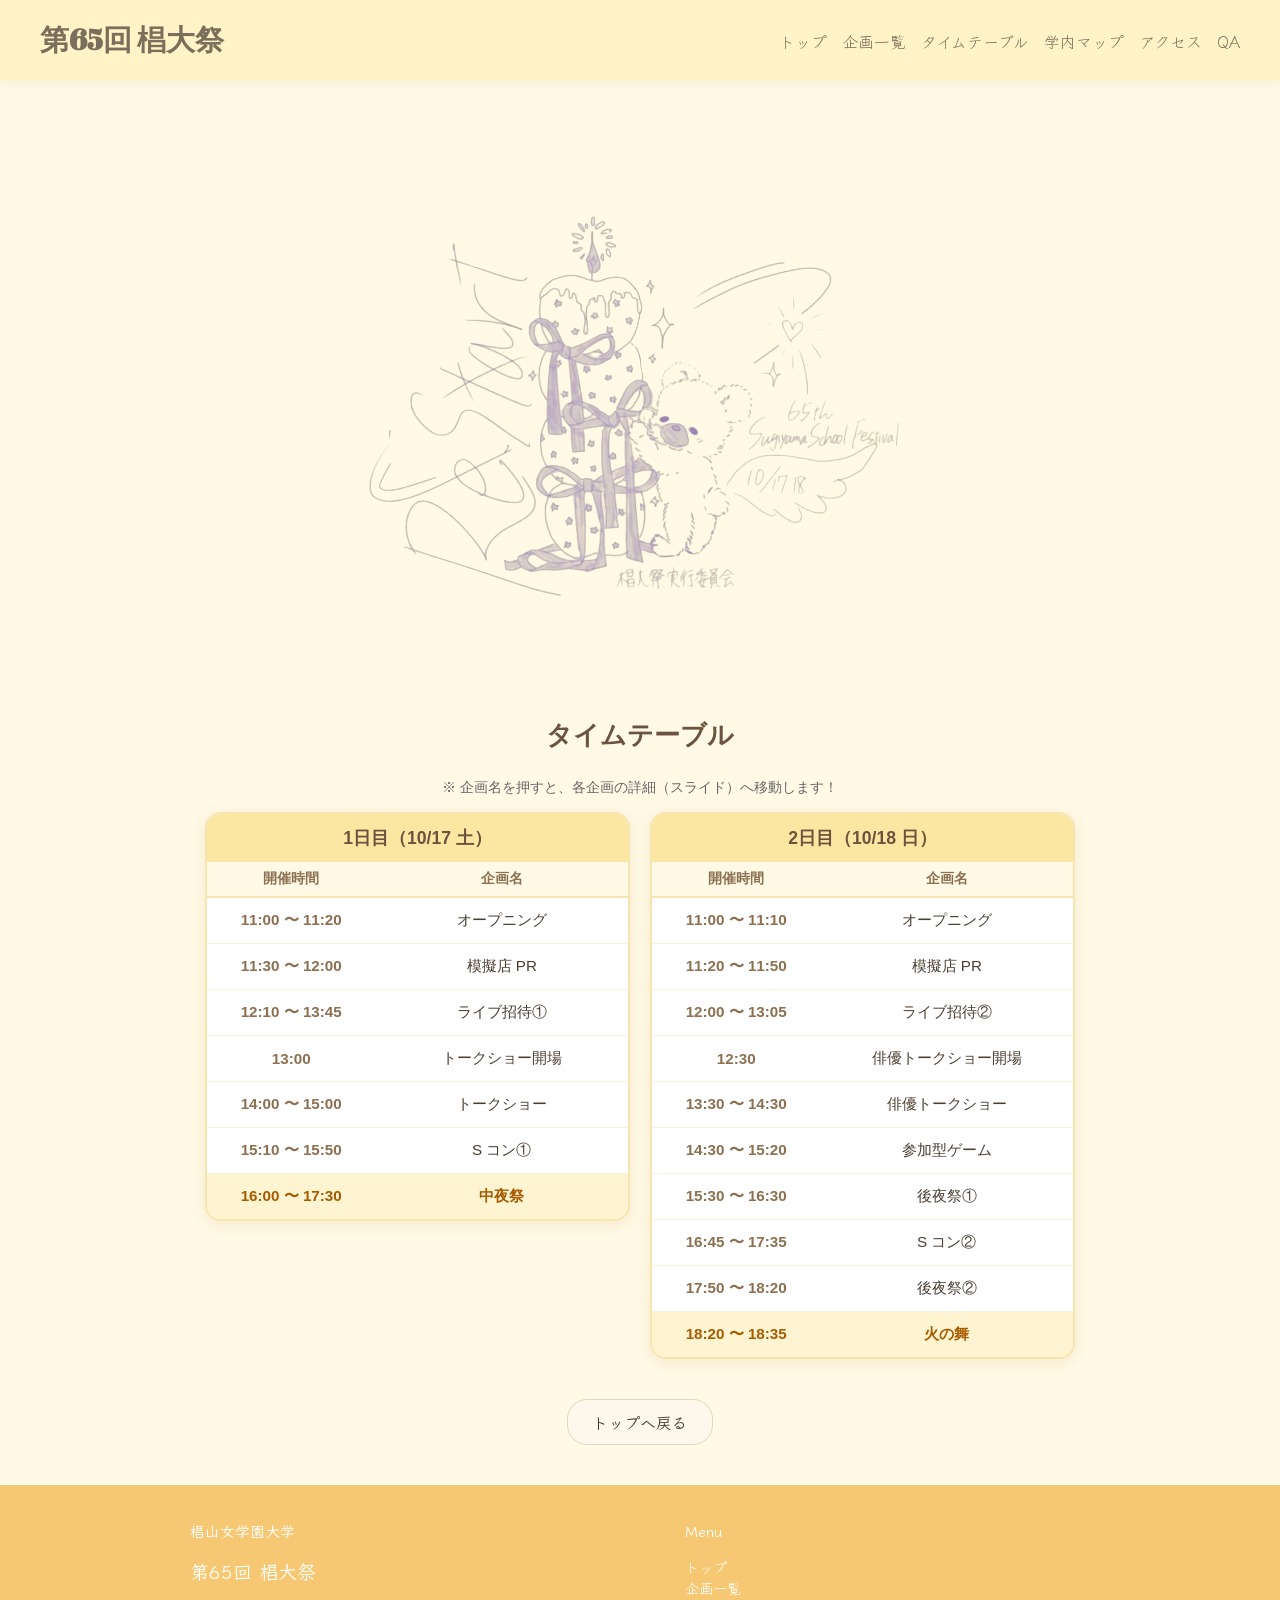
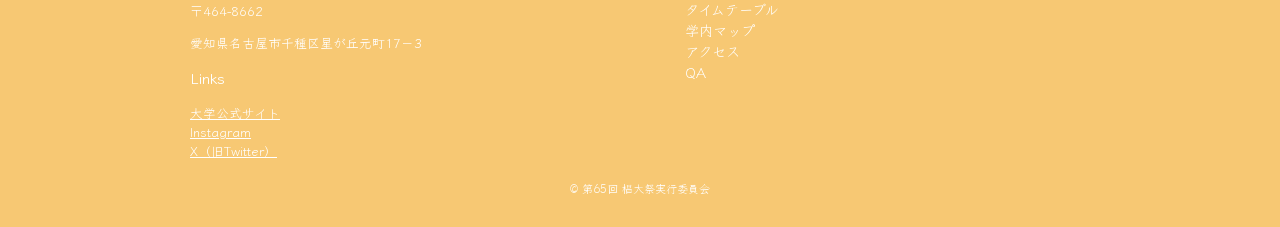
<file: time.html>
<!DOCTYPE html>
<html lang="ja">

<head>
    <meta charset="UTF-8"> <!-- 文字コードの指定 -->
    <meta name="viewport" content="width=1024">
    <title>第65回椙大祭 企画一覧</title> <!-- タブや検索結果に表示されるタイトル -->

    <link rel="stylesheet" href="style.css"> <!-- 外部CSSの読み込み -->
<!--フォント-->
    <link rel="preconnect" href="https://fonts.googleapis.com">
    <link rel="preconnect" href="https://fonts.gstatic.com" crossorigin>
    <link href="https://fonts.googleapis.com/css2?family=Abril+Fatface&family=Klee+One&display=swap" rel="stylesheet">
</head>

<body>
<!--ヘッダー-->    
    <header class="header">
            <h1 class="site-title">
                <a href="index.html">第65回 椙大祭</a>
            </h1>
            <!--ハンバーガー-->
            <button class="menu-btn">☰</button>

            <nav class="nav">
                <ul>
                    <li><a href="index.html">トップ</a></li>
                    <li><a href="plan.html">企画一覧</a></li>
                    <li><a href="time.html">タイムテーブル</a></li>
                    <li><a href="map.html">学内マップ</a></li>
                    <li><a href="access.html#access">アクセス</a></li>
                    <li><a href="QA.html">QA</a></li>
                </ul>
            </nav>
    </header>

    <main>
        <section class="hero">
            <img src="festival-1.png" alt="大学祭　ロゴ">
        </section>       
        <section class="timetable-section">
  <h2 class="timetable-title">タイムテーブル</h2>
  <!-- ここに注記を追加 -->
  <p class="timetable-notice">※ 企画名を押すと、各企画の詳細（スライド）へ移動します！</p>
  
  <div class="timetable-container">
    <!-- 1日目 -->
    <div class="day-column">
  <div class="day-header">1日目（10/17 土）</div>
  <table class="timetable-table">
    <thead>
      <tr>
        <th class="time-col">開催時間</th>
        <th class="name-col">企画名</th>
      </tr>
    </thead>
    <tbody>
      <tr>
        <td class="time">11:00 〜 11:20</td>
        <td class="name"><a href="stage.html?slide=0" class="table-link">オープニング</a></td>
      </tr>
      <tr>
        <td class="time">11:30 〜 12:00</td>
        <td class="name"><a href="stage.html?slide=1" class="table-link">模擬店 PR</a></td>
      </tr>
      <tr>
        <td class="time">12:10 〜 13:45</td>
        <td class="name"><a href="stage.html?slide=2" class="table-link">ライブ招待①</a></td>
      </tr>
      <tr>
        <td class="time">13:00</td>
        <td class="name">トークショー開場</td>
      </tr>
      <tr>
        <td class="time">14:00 〜 15:00</td>
        <td class="name"><a href="1日目.html" class="table-link">トークショー</a></td>
      </tr>
      <tr>
        <td class="time">15:10 〜 15:50</td>
        <td class="name"><a href="stage.html?slide=5" class="table-link">S コン①</a></td>
      </tr>
      <tr>
        <td class="time highlight">16:00 〜 17:30</td>
        <td class="name highlight"><a href="stage.html?slide=6" class="table-link">中夜祭</a></td>
      </tr>
    </tbody>
  </table>
</div>

<!-- 2日目 -->
<div class="day-column">
  <div class="day-header">2日目（10/18 日）</div>
  <table class="timetable-table">
    <thead>
      <tr>
        <th class="time-col">開催時間</th>
        <th class="name-col">企画名</th>
      </tr>
    </thead>
    <tbody>
      <tr>
        <td class="time">11:00 〜 11:10</td>
        <td class="name"><a href="stage.html?slide=0" class="table-link">オープニング</a></td>
      </tr>
      <tr>
        <td class="time">11:20 〜 11:50</td>
        <td class="name"><a href="stage.html?slide=1" class="table-link">模擬店 PR</a></td>
      </tr>
      <tr>
        <td class="time">12:00 〜 13:05</td>
        <td class="name"><a href="stage.html?slide=2" class="table-link">ライブ招待②</a></td>
      </tr>
      <tr>
        <td class="time">12:30</td>
        <td class="name">俳優トークショー開場</td>
      </tr>
      <tr>
        <td class="time">13:30 〜 14:30</td>
        <td class="name"><a href="2日目.html" class="table-link">俳優トークショー</a></td>
      </tr>
      <tr>
        <td class="time">14:30 〜 15:20</td>
        <td class="name"><a href="stage.html?slide=7" class="table-link">参加型ゲーム</a></td>
      </tr>
      <tr>
        <td class="time">15:30 〜 16:30</td>
        <td class="name"><a href="stage.html?slide=8" class="table-link">後夜祭①</a></td>
      </tr>
      <tr>
        <td class="time">16:45 〜 17:35</td>
        <td class="name"><a href="stage.html?slide=5" class="table-link">S コン②</a></td>
      </tr>
      <tr>
        <td class="time">17:50 〜 18:20</td>
        <td class="name"><a href="stage.html?slide=8" class="table-link">後夜祭②</a></td>
      </tr>
      <tr>
        <td class="time highlight">18:20 〜 18:35</td>
        <td class="name highlight"><a href="stage.html?slide=9" class="table-link">火の舞</a></td>
      </tr>
    </tbody>
  </table>
</div>
</section>
        <div class="back-btn-container">
            <a href="index.html" class="back-btn">トップへ戻る</a>
        </div>
    </main>
    <!--フッター-->
    <footer class="footer">
        <div class="footer-container">

            <div class="footer-left">
                <h3>椙山女学園大学</h3>
                <h2>第65回 椙大祭</h2>
                <p>〒464-8662</p>
                <p>愛知県名古屋市千種区星が丘元町17－3</p>

                <div class="footer-links">
                    <h3>Links</h3>
                    <a href="https://www.sugiyama-u.ac.jp/index.html" target="_blank" rel="noopener noreferrer">大学公式サイト</a><br>
                    <a href="https://www.instagram.com/sugidaisai?igsh=Z2ZrM3JwNXdm" target="_blank" rel="noopener noreferrer">Instagram</a><br>
                    <a href="https://X.com/sugidaisai?s=21/" target="_blank" rel="noopener noreferrer">X（旧Twitter）</a>
                </div>
            </div>


            <div class="footer-right">
                <h3>Menu</h3>
                <ul>
                    <li><a href="index.html">トップ</a></li>
                    <li><a href="plan.html">企画一覧</a></li>
                    <li><a href="time.html">タイムテーブル</a></li>
                    <li><a href="map.html">学内マップ</a></li>
                    <li><a href="access.html#access">アクセス</a></li>
                    <li><a href="QA.html">QA</a></li>
                </ul>
            </div>

        </div>

        <p class="copyright">© 第65回 椙大祭実行委員会</p>
    </footer>
    


<!-- ★ここに追加（モーダル） -->
    <div id="modal" class="modal">
        <div class="modal-content">

            <span class="close">&times;</span>

            <div class="modal-header">
                <span id="modal-tag" class="news-tag"></span>
                <span id="modal-date" class="news-date"></span>
            </div>

<h2 id="modal-title"></h2>
<p id="modal-detail"></p>

            <p class="modal-contact">
            お問い合わせ：〇〇@〇〇.jp
            </p>

        </div>
    </div>


    <!-- ★ここに追加（JS） -->
    <script>
        const btn = document.querySelector(".menu-btn");
        const nav = document.querySelector(".nav");

        btn.addEventListener("click", () => {
            nav.classList.toggle("active");
        });

        const items = document.querySelectorAll(".news-item");
        const modal = document.getElementById("modal");
        const modalTitle = document.getElementById("modal-title");
        const modalDetail = document.getElementById("modal-detail");
        const closeBtn = document.querySelector(".close");

        items.forEach(item => {
        item.addEventListener("click", () => {
            modalTitle.textContent = item.dataset.title;
            modalDetail.textContent = item.dataset.detail;

            modal.style.display = "block";
        });
        });

        closeBtn.addEventListener("click", () => {
        modal.style.display = "none";
        });

        window.addEventListener("click", (e) => {
        if (e.target === modal) {
            modal.style.display = "none";
        }
        });

        const modalTag = document.getElementById("modal-tag");
        const modalDate = document.getElementById("modal-date");

        items.forEach(item => {
        item.addEventListener("click", () => {
            modalTitle.textContent = item.dataset.title;
            modalDetail.textContent = item.dataset.detail;
            modalTag.textContent = item.dataset.tag;
            modalDate.textContent = item.dataset.date;

            modal.style.display = "block";
        });
        });
    </script>

</body>

</html>
</file>
<file: style.css>
:root {
    --main-yellow: #FFF9E6;
    --sub-yellow: #FFF3C7;
    --accent-orange: #F7C873;
    --accent-deep: #E6A23C;
    --brown: #7A6F5A;
    --light-brown: #B8AFA1;
    --card: #FFFDF5;
}

/* ===== 全体 ===== */
body {
    margin: 0;
    font-family: 'Klee One', sans-serif;
    background-color: var(--main-yellow);
    color: var(--brown);
}

/* ===== ヘッダー ===== */
.header {
    display: flex;
    justify-content: space-between;
    align-items: center;
    padding: 15px 20px;
    background-color: var(--sub-yellow);
    box-shadow: 0 2px 10px rgba(0,0,0,0.05);
    position: fixed;
    top: 0;
    left: 0;
    width: 100%;
    z-index: 1000;
    box-sizing:border-box;
}

main {
    margin-top: 80px; /* ヘッダーの高さ分ずらす */
}
.site-title {
    font-family: 'Abril Fatface', serif;
    font-size: 1.5rem;
    margin: 0;
}
.site-title a {
    text-decoration: none;
    color: inherit;
}

/* ナビ */
.nav ul {
    list-style: none;
    display: flex;
    gap: 15px;
    padding: 0;
    margin: 0;
}

.nav a {
    text-decoration: none;
    color: var(--brown);
    font-size: 0.9rem;
}
.nav a:hover {
    opacity: 0.6;
    color: var(--accent-deep);
}
/*開催日時------------------------*/
.event-info {
    margin-top: 20px;
    padding: 20px;
    background: linear-gradient(135deg, #FFF3C7, #FFE4A3);
    border-radius: 20px;
    display: inline-block;
    box-shadow: 0 8px 20px rgba(247, 200, 115, 0.3);
}

/* 1行目（でか文字） */
.event-main {
    font-family: 'Abril Fatface', serif;
    margin: 0;
    font-size: 2.3rem;          /* ← 今より大きく */
    font-weight: 900;         /* ← しっかり太く */
    letter-spacing: 2px;      /* ← 少し広げると高級感 */

    color: #7A6F5A;

    /* ↓ これが超重要（立体感） */
    text-shadow: 0 2px 0 #FFE4A3;
}

/* 2行目（日付） */
.event-sub {
    margin: 8px 0 0;
   font-size: 1.1rem;        /* ← 少し大きく */
    font-weight: 600;         /* ← 少し太く */
    color: #8A6D3B;
}

@media (min-width: 768px) {
    .event-main {
        font-size: 2.5rem;
    }
}

/* ========================= */
/* 🖥 PCで開催日時を強調 */
/* ========================= */
@media (min-width: 1024px) {

    .event-info {
        display: block;
        margin: 40px auto 0;
        padding: 30px 40px;
        max-width: 600px;

        /* ちょっと豪華に */
        background: linear-gradient(135deg, #FFF3C7, #FFE4A3);
        box-shadow: 0 15px 30px rgba(247, 200, 115, 0.4);
    }

    .event-main {
        font-size: 3rem;   /* ←さらに大きく */
        letter-spacing: 3px;
    }

    .event-sub {
        font-size: 1.3rem;
    }
}

/* ===== ヒーロー ===== */
.hero {
    text-align: center;
    padding: 40px 20px;
}

.hero img {
    width: 80%;
    max-width: 400px;
}

.coming-soon {
    margin-top: 20px;
    font-size: 1.3rem;
    line-height: 1.6;
}

.coming-soon span {
    display: inline-block;
    margin-top: 5px;
    color: #e6a23c;
    font-weight: bold;
}

/* ===== セクション ===== */
.section {
    padding: 40px 20px;
    text-align: center;
}

.section h2 {
    position: relative;
    display: inline-block;
}

.section h2::after {
    content: "";
    display: block;
    width: 100%;
    height: 3px;
    background: var(--accent-orange);
    margin: 5px auto 0;
    border-radius: 10px;
}

/* ===== フッター ===== */
.footer {
    text-align: center;
    padding: 20px;
    font-size: 0.8rem;
    background-color: var(--accent-orange);
    color: #fff;
}
/* ===== フッター拡張 ===== */
.footer-container {
    display: flex;
    justify-content: space-between;
    flex-wrap: wrap;
    text-align: left;
    max-width: 900px;
    margin: 0 auto 20px;
}

.footer-left,
.footer-right {
    width: 45%;
}

.footer-right ul {
    list-style: none;
    padding: 0;
}

.footer-right a {
    text-decoration: none;
    color: #ffffff;
    font-size: 0.9rem;
}

.footer-right a:hover {
    opacity: 0.6;
}

.copyright {
    text-align: center;
    font-size: 0.7rem;
}
.footer a {
    color: #fff;
}

/* ========================= */
/* 📱 スマホ（デフォルト） */
/* ========================= */



/* ========================= */
/* 💻 タブレット以上 */
/* ========================= */
@media (min-width: 768px) {

    .site-title {
        font-size: 1.8rem;
    }

    .nav a {
        font-size: 1rem;
    }

    .hero img {
        max-width: 350px;
    }
}


/* ========================= */
/* 🖥 PC */
/* ========================= */
@media (min-width: 1024px) {

    .header {
        padding: 20px 40px;
    }

    .hero {
        padding: 60px 20px;
    }

    .hero img {
        max-width: 600px;
    }

    .section {
        max-width: 900px;
        margin: 0 auto;
    }

    .coming-soon {
        font-size: 1.6rem;
    }
}

/*ハンバーガーメニュー*/
.menu-btn{
    display:none;
    font-size:1.5rem;
    background:none;
    border:none;
    cursor:pointer;
}

/*スマホ*/
@media(max-width:768px){
    .menu-btn{
        display:block;
    }
    .nav ul{
        display:none;
        flex-direction:column;
        background:#fff3c7;
        position:absolute;
        top:60px;
        right:20px;
        padding:15px;
        border-radius:10px;
    }
    nav.active ul{
        display:flex;
    }
}

/* メニュー全体のレイアウト */
.menu-grid {
  display: flex;
  flex-direction: column;
  gap: 16px;            /* 上下の行間 */
  max-width: 900px;     /* 全体の横幅 */
  margin: 30px auto 10px auto !important; /* 下の余白を縮小 */
  padding: 0 16px;
}

/* 1行ごとの配置 */
.menu-row {
  display: flex;
  justify-content: center;
  gap: 16px;            /* ボタン同士の左右のすき間 */
  width: 100%;
}

/* 各ボタンの幅設定（3等分） */
.menu-row .menu-card {
  width: calc((100% - 32px) / 3); /* 均等に3分割 */
  text-align: center;
}

/* スマホ対応（画面幅が狭い時は1列に並べる） */
@media (max-width: 768px) {
  .menu-row {
    flex-direction: column;
    gap: 12px;
  }
  .menu-row .menu-card {
    width: 100%;
  }
}

.menu-card {
  display: block;
  padding: 20px;
  background: var(--card);
  color: var(--brown);
  border-radius: 20px;
  text-decoration: none;
  box-shadow: 0 5px 15px rgba(0,0,0,0.05);
  transition: 0.3s;
}

/* --- 余白（上下の隙間）の調整 --- */
.hero {
  padding-bottom: 0 !important; /* heroセクション下の余白をゼロに */
  margin-bottom: 0 !important;
}

/* お知らせセクション（#news）上の余白を大きく詰める */
#news,
#news.section,
.section {
  margin-top: 0 !important;
  padding-top: 10px !important; /* 隙間をさらに詰めたい場合は 0px にしてください */
}
/* ホバー */
.menu-card:hover {
    transform: translateY(-5px);
}

/* ===== お知らせ（1つのカード） ===== */
#news ul {
    list-style: none;
    padding: 20px;
    margin: 0 auto;
    max-width: 500px;

    background: #fff; /* ← ここがカード */
    border-radius: 20px;
    box-shadow: 0 5px 15px rgba(0,0,0,0.05);
}

/* 各行 */
#news li {
    padding: 10px 0;
    border-bottom: 1px solid #eee;
}

/* 最後の線消す */
#news li:last-child {
    border-bottom: none;
}
#news li {
    font-size: 0.9rem;
}
#news ul:hover {
    transform: translateY(-3px);
    transition: 0.3s;
}

/* ===== お知らせカード ===== */
.news-list {
    list-style: none;
    padding: 20px;
    margin: 0 auto;
    max-width: 500px;
    background: var(--card);
    border-radius: 20px;
    box-shadow: 0 5px 15px rgba(0,0,0,0.05);
}

/* 各アイテム */
.news-item {
    padding: 15px 0;
    border-bottom: 1px solid #eee;
    cursor: pointer;
}

.news-item:last-child {
    border-bottom: none;
}

/* 上の行 */
.news-header {
    display: flex;
    align-items: center;
    gap: 10px;
}

/* タグ（←ここがポイント） */
.news-tag {
    background: #FFE4A3;
    color: #8A6D3B;
    padding: 3px 10px;
    border-radius: 999px; /* ←角丸でタグ感 */
    font-size: 0.7rem;
}

/* 日付 */
.news-date {
    font-size: 0.8rem;
    color: var(--light-brown);
}

/* タイトル */
.news-title {
    margin: 5px 0 0;
    font-weight: bold;
    font-size: 1rem;
}

/* 詳細（最初は非表示） */
.news-detail {
    display: none;
    margin-top: 10px;
    font-size: 0.9rem;
    color: #666;
}

/* ===== モーダル ===== */
.modal {
    display: none;
    position: fixed;
    z-index: 999;
    left: 0;
    top: 0;
    width: 100%;
    height: 100%;
    background: rgba(0,0,0,0.4);
    backdrop-filter: blur(3px);
}

/* 中身 */
.modal-content {
    background: var(--card);
    margin: 10% auto;
    padding: 30px 25px;
    width: 85%;
    max-width: 480px;
    border-radius: 20px;
    text-align: left;
    position: relative;

    animation: fadeIn 0.3s ease;
}
/* 上のタグと日付 */
.modal-header {
    display: flex;
    align-items: center;
    gap: 10px;
    margin-bottom: 10px;
}
/* タイトル */
#modal-title {
    font-size: 1.3rem;
    margin: 10px 0;
}
/* 閉じるボタン */
.close {
    position: absolute;
    right: 15px;
    top: 10px;
    font-size: 1.5rem;
    cursor: pointer;
}

/* アニメーション */
@keyframes fadeIn {
    from {
        opacity: 0;
        transform: translateY(20px);
    }
    to {
        opacity: 1;
        transform: translateY(0);
    }
}

/*アクセスページ--------------*/
.map {
    width: 100%;
    max-width: 600px;
    margin: 20px auto;
}

.map iframe {
    width: 100%;
    height: 300px; /* ← 固定でOK（スマホでも問題なし） */
    border-radius: 20px;
    border: none;
    box-shadow: 0 8px 20px rgba(0,0,0,0.1); 
}

.map-link {
    margin-top: 15px;
    text-align: center;

}

.map-link a {
    display: inline-block;
    padding: 10px 20px;
    background: var(--accent-orange); /* やさしい黄色 */
    color: #fff;
    text-decoration: none;
    border-radius: 999px; /* 丸ボタン */
    font-size: 0.9rem;
    transition: 0.3s;
}

/* ホバー */
.map-link a:hover {
    background: var(--accent-deep);
    transform: translateY(-2px);
}
/* --- Q&A セクション用スタイル --- */
.qa-section {
    max-width: 800px;
    margin: 60px auto;
    padding: 0 20px;
}

.qa-section h2 {
    font-size: 1.8rem;
    margin-bottom: 25px;
    text-align: left;
}

.qa-container {
    border-top: 1px solid #1a1a1a;
}

.qa-item {
    border-bottom: 1px solid #1a1a1a;
}

/* 質問タイトル（クリックエリア） */
.qa-question {
    padding: 22px 0;
    font-size: 1rem;
    font-weight: bold;
    cursor: pointer;
    list-style: none; /* デフォルトの三角アイコンを消す */
    display: flex;
    justify-content: space-between;
    align-items: center;
}

/* Safariなどブラウザ標準のマーカーを消す */
.qa-question::-webkit-details-marker {
    display: none;
}

/* 右側の矢印アイコン（>） */
.qa-question::after {
    content: '';
    display: inline-block;
    width: 9px;
    height: 9px;
    border-right: 2px solid #555;
    border-bottom: 2px solid #555;
    transform: rotate(45deg);
    transition: transform 0.2s ease-in-out;
    margin-left: 15px;
    flex-shrink: 0;
}

/* アコーディオンが開いている時の矢印回転 */
.qa-item[open] .qa-question::after {
    transform: rotate(-135deg);
}

/* 回答テキスト */
.qa-answer {
    padding: 0 10px 20px 10px;
    color: #444;
    line-height: 1.7;
    font-size: 0.95rem;
}
/* --- 企画一覧（plan.html）用スタイル --- */
.plan-section {
    width: 100%;
    margin: 40px 0 80px;
}

.plan-category {
    margin-bottom: 50px;
    text-align: center;
}

.plan-title-bg {
    background-color: #FFF3C7; /* サイトのメインカラーに合わせて変更してください */
    padding: 20px;
    width: 100%;
}

.plan-title-bg h2 {
    font-size: 1.8rem;
    font-weight: bold;
    color: #7A6F5A;/* 文字を白にする */
    margin: 0;
    letter-spacing: 2px;
}

/* 下の説明文 */
.plan-desc {
    font-size: 1.05rem;
    color: #1a1a1a;
    margin-top: 25px;
    padding: 0 15px;
    line-height: 1.6;
}

/* スマホ用の微調整 */
@media screen and (max-width: 768px) {
    .plan-title-bg h2 {
        font-size: 1.6rem;
    }
    .plan-desc {
        font-size: 0.95rem;
    }
}
/* --- スライドショー（Swiper）用デザイン --- */
.slider-container {
    max-width: 900px;
    margin: 30px auto;
    padding: 0 15px;
}

.slide-card {
    background: #fff;
    border-radius: 12px;
    overflow: hidden;
    box-shadow: 0 4px 15px rgba(0, 0, 0, 0.08);
    text-align: left;
}

.slide-card img {
    width: 100%;
    height: 250px;
    object-fit: cover;
}

.slide-content {
    padding: 20px;
}

.slide-content h3 {
    font-size: 1.3rem;
    margin-bottom: 5px;
    color: #333;
}

.slide-group {
    font-size: 0.85rem;
    color: #888;
    margin-bottom: 10px;
}

.slide-info {
    font-size: 0.85rem;
    font-weight: bold;
    color: #4a3b32;
    background: #fdf8eb;
    padding: 6px 12px;
    border-radius: 6px;
    display: inline-block;
    margin-bottom: 12px;
}

.slide-text {
    font-size: 0.95rem;
    color: #555;
    line-height: 1.6;
}

/* 矢印の色を変更（テーマに合わせる） */
.swiper-button-next,
.swiper-button-prev {
    color: #4a3b32 !important;
}

.swiper-pagination-bullet-active {
    background: #4a3b32 !important;
}

/* 戻るボタン */
.back-btn {
    display: inline-block;
    padding: 10px 24px;
    background-color: #fdf8eb;
    color: #4a3b32;
    text-decoration: none;
    border-radius: 20px;
    border: 1px solid #e2d7c0;
    font-weight: bold;
    transition: 0.2s;
}

.back-btn:hover {
    background-color: #f5eedc;
}
.plan-title-bg a {
    text-decoration: none; /* 下線を消す */
    color: inherit;       /* 元の文字色を引き継ぐ */
}
/* --- 帯の基本設定（背景色はそのまま固定） --- */
a.plan-title-bg {
    display: block !important;
    padding: 25px 20px !important;
    width: 100% !important;
    text-decoration: none !important;
    box-sizing: border-box !important;
    cursor: pointer !important;
}

/* --- 通常時の文字設定 --- */
a.plan-title-bg h2 {
    font-weight: bold !important;
    color: #4a3b32 !important; /* 通常時の文字色（少し濃い茶色） */
    margin: 0 !important;
    transition: color 0.3s ease !important; /* 色がジワッと滑らかに変わる魔法 */
}

/* ★マウスをのせた時（ホバー時）の文字色の変化★ */
a.plan-title-bg:hover h2 {
    color: #FFA844 !important; /* ここを好きな色に変えてください！（例：ピンクレッド） */
}
/* --- 見出し文字の上下・左右 完全中央揃え --- */
.plan-title-bg,
a.plan-title-bg {
    display: flex !important;
    justify-content: center !important; /* 左右の中央揃え */
    align-items: center !important;     /* 上下の中央揃え */
    text-align: center !important;
    width: 100% !important;
    min-height: 90px !important;        /* 帯の高さを一定に固定 */
    padding: 0 !important;              /* 余計な隙間を排除 */
    background-color: #FFF3C7 !important; /* 帯の色 */
    text-decoration: none !important;
    box-sizing: border-box !important;
}

/* 帯の中の見出し（<h2>） */
.plan-title-bg h2,
a.plan-title-bg h2 {
    margin: 0 !important;               /* ★これが一番重要！ブラウザ固有のズレを消す */
    padding: 0 !important;
    line-height: 1 !important;          /* 行の高さを揃えて上下の偏りを無くす */
    font-size: 2rem !important;
    font-weight: bold !important;
    color: #4a3b32 !important;
    text-align: center !important;
    transition: color 0.3s ease !important;
}
/* 情報を横並びにする設定 */
.slide-info {
    display: flex !important;           /* inline-flex から flex に変更 */
    align-items: flex-start !important;
    width: fit-content !important;      /* 中身に合わせつつ綺麗に広げる（幅いっぱいにしたいなら 100% でもOK！） */
    background-color: #fff8e7 !important;
    padding: 8px 12px !important;
    border-radius: 8px !important;
    font-size: 0.85rem !important;
    margin: 10px 0 !important;
}

/* 日時を縦に並べて揃える設定 */
.info-times {
    display: flex !important;
    flex-direction: column !important;
    gap: 4px !important; /* 1行目と2行目のすき間 */
}
/* Swiper全体の下側にドット用のスペースを確保 */
.swiper {
    padding-bottom: 50px !important;
}

/* すべてのスライド（白カード）の高さを一番高いカードに自動統一する */
.swiper-wrapper {
    display: flex !important;
}

.swiper-slide {
    height: auto !important; /* 全スライドの高さを揃える */
    display: flex !important;
}

/* 白枠カードの設定 */
.slide-card {
    width: 100% !important;
    height: 100% !important;   /* 高さをカード全体に引き伸ばして揃える */
    background-color: #ffffff;
    border-radius: 16px;
    overflow: hidden;
    display: flex;
    flex-direction: column;
}

.slide-content {
    padding: 20px;
    flex-grow: 1;              /* 中身の配置を綺麗に整える */
}
/* カード内の画像の設定 */
.slide-card img {
    width: 100% !important;        /* カードの幅いっぱいに広げる */
    height: 400px !important;       /* ★ここが重要：画像の高さをすべて「250px」に固定する */
    object-fit: cover !important;   /* ★最重要：指定したサイズに合わせて、画像を綺麗に切り抜いて表示する（伸び縮みさせない） */
    object-position: center !important; /* 画像の真ん中を中心に切り抜く */
    
    border-top-left-radius: 16px;  /* カードの角丸に合わせる（上左） */
    border-top-right-radius: 16px; /* カードの角丸に合わせる（上右） */
    display: block !important;
}
/* カード全体を包むコンテナの設定 */
.card-container {
    display: grid;
    /* 画面幅に応じて4列並べる指定 */
    grid-template-columns: repeat(4, 1fr); 
    gap: 20px; /* カード同士の間隔 */
    max-width: 1200px; /* 全体の最大幅 */
    margin: 40px auto; /* 上下の余白と中央寄せ */
    padding: 0 20px; /* スマホ表示時の端の余白 */
}

/* 各カードのスタイル */
.card {
    display: flex;
    flex-direction: column;
    align-items: center;
    text-align: center;
}

/* タイトル・サブタイトル・場所 */
.card-title {
    font-size: 1.1rem;
    font-weight: bold;
    margin-bottom: 4px;
}

.card-subtitle {
    font-size: 0.85rem;
    color: #666;
    margin-bottom: 8px;
}

.card-location {
    font-size: 0.95rem;
    margin-bottom: 12px;
}

.card-location .highlight {
    color: #e74c3c; /* 「外国語」の部分を赤文字にする場合 */
    font-weight: bold;
    margin-right: 4px;
}

/* 画像部分の設定 */
.card-image {
    width: 100%;
    aspect-ratio: 1 / 1; /* 正方形に固定する設定 */
    margin-bottom: 12px;
    overflow: hidden;
}

.card-image img {
    width: 100%;
    height: 100%;
    object-fit: cover; /* 画像の比率を崩さずに枠いっぱいに表示 */
}

/* 説明文 */
.card-desc {
    font-size: 0.85rem;
    line-height: 1.5;
    color: #333;
}

/* -----------------------------------
スマホ・タブレット対応（レスポンシブ）
----------------------------------- */
/* 画面幅が960px以下の場合は2列表示にする */
@media (max-width: 960px) {
    .card-container {
    grid-template-columns: repeat(2, 1fr);
}
}

/* 画面幅が560px以下の場合は1列表示にする */
@media (max-width: 560px) {
    .card-container {
    grid-template-columns: 1fr;
}
}
/* タイムテーブル全体のエリア指定 */
.timetable-section {
    width: 100%;
    max-width: 1000px; /* 画像を表示したい最大幅（お好みで調整可） */
    margin: 50px auto;  /* 上下に50pxの余白を空けて、左右中央に配置 */
    padding: 0 20px;    /* スマホ表示時に画面端にくっつかないための余白 */
    box-sizing: border-box;
}

/* 画像ラッパー */
.timetable-image-wrapper {
    width: 100%;
    text-align: center;
}

/* タイムテーブル画像本体の設定 */
.timetable-img {
    width: 100%;
    height: auto; /* 縦横比を崩さずに自動縮小 */
    border-radius: 16px; /* 角を丸くしたい場合（不要なら削除） */
    box-shadow: 0 4px 15px rgba(0, 0, 0, 0.08); /* ほんのり影をつける場合（不要なら削除） */
    display: block;
}
/* バヤシとつくねの画像を80%に縮小 */
.food-card .card-image img {
    width: 67%;        /* お好みのパーセントに変更できます */
    height: auto;
    margin: 0 auto;    /* 中央寄せ */
    display: block;
}
/* CSSに追加 */
.detail-btn {
  display: inline-block;
  margin-top: 12px;
  padding: 8px 16px;
  background-color: #8c7051; /* 文字色やテーマに合わせた色 */
  color: #ffffff;
  text-decoration: none;
  border-radius: 20px;
  font-size: 14px;
  font-weight: bold;
  transition: opacity 0.3s;
}

.detail-btn:hover {
  opacity: 0.8;
}
.countdown-container {
  text-align: center;
  /* 背景を純白からサイトになじむ淡いクリーム色に変更 */
  background-color: #fffdf7; 
  /* 枠線を濃い茶色に変更 */
  border: 2px solid #8c7051; 
  border-radius: 12px;
  padding: 16px;
  max-width: 400px;
  margin: 20px auto;
  box-shadow: 0 4px 10px rgba(140, 112, 81, 0.1); /* ほんのり上品な影 */
}

.countdown-title {
  font-size: 14px;
  /* 文字色をサイト共通の濃い茶色に */
  color: #8c7051; 
  font-weight: bold;
  margin-bottom: 8px;
}

.countdown-timer {
  font-size: 20px;
  font-weight: bold;
  /* 単位（日・時間・分・秒）の色 */
  color: #5c4a38; 
}

.countdown-timer span {
  font-size: 28px;
  /* 数字の色を落ち着いたあたたかみのあるオレンジブラウンに変更 */
  color: #d97724; 
  margin: 0 2px;
}
a.no-hover:hover {
  color: inherit !important;      /* 通常時と同じ文字色を維持 */
  text-decoration: none !important; /* 下線などもつかないようにする */
  cursor: default;                /* カーソルを指マーク(pointer)から矢印に戻す */
}
/* フッターやナビゲーション内にあるお問い合わせ（.no-hover）の色変化を強制無効化 */
.footer-right a.no-hover:hover,
.nav a.no-hover:hover,
a.no-hover:hover {
  color: inherit !important;
  text-decoration: none !important;
  opacity: 1 !important;
  cursor: default !important;
}
.actor-name {
    /* 明朝体で揃える場合 */
    font-family: "游明朝", "Yu Mincho", "Hiragino Mincho ProN", serif;
}
.catchphrase {
    font-size: 2.2rem; /* 好みの大きさに合わせて数値（2remや30pxなど）を変更してください */
    font-weight: bold; /* もし太字にもしたい場合 */
}
/* Re.Start の上下余白を小さくする */
.theme-title {
    margin-top: 5px;    /* 上の隙間（数値はお好みで調整） */
    margin-bottom: 15px; /* 下の隙間（数値はお好みで調整） */
}
.coming-soon .small-text {
    font-size: 0.8em;   /* 文字サイズを小さく（0.7em〜0.85em等でお好みに調整） */
    color: inherit;     /* オレンジにならず、周りと同じ文字色（黒系）を強制適用 */
}
/* 学長挨拶エリア全体 */
.greeting-container {
    max-width: 800px;
    margin: 40px auto;
    padding: 20px;
    text-align: center;
}

/* タイトルと肩書 */
.greeting-container h2 {
    font-size: 1.8rem;
    margin-bottom: 10px;
}

.greeting-title {
    font-size: 1.2rem;
    font-weight: bold;
    margin-bottom: 30px;
}

/* 挨拶本文 */
.greeting-body {
    text-align: left; /* 本文は左揃えにして読みやすく */
    line-height: 1.8;
    margin-bottom: 30px;
}

.greeting-body p {
    margin-bottom: 1.5em;
}

/* 学長写真 */
.greeting-image-box {
    text-align: center;
}

.greeting-image-box {
    text-align: center;
    margin-top: 20px;
}

.greeting-image-box img {
    max-width: 300px; /* ここでお好みの画像サイズに制限できます */
    width: 100%;
    height: auto;
}
/* 全体エリア */
.character-container {
    text-align: center;
    margin: 50px auto;
    padding: 20px;
}

/* 2つを横並びにするCSS */
.character-wrapper {
    display: flex;
    justify-content: center; /* 中央に寄せる */
    align-items: flex-end;   /* 足元の位置を揃える */
    gap: 40px;               /* 2つの間のすき間（お好みで調整） */
    flex-wrap: wrap;         /* スマホなどの狭い画面では自動で縦並びにする */
}

/* 各キャラクターのボックス */
.character-card {
    flex: 0 1 380px;         /* 幅の基準サイズ */
    text-align: center;
}

/* 画像サイズ調整 */
.character-image {
    width: 100%;          /* ★親枠いっぱいに広げる */
    max-width: none;      /* ★制限を解除 */
    height: auto;
    display: block;
    margin: 0 auto;
}

/* キャラクター名 */
.character-name {
    font-size: 1.2rem;
    font-weight: bold;
    margin-top: 10px;
}
.back-btn-container {
    text-align: center;
    margin-top: 20px;    /* 上の余白（小さくすると上に上がります） */
    margin-bottom: 40px; /* 下に余白を追加してフッターから離す */
}
.back-btn-sister{
    text-align: center;
    margin-top: 20px;    /* 上の余白（小さくすると上に上がります） */
    margin-bottom: 40px; /* 下に余白を追加してフッターから離す */
}
.accordion-container {
  max-width: 800px;
  margin: 0 auto;
  padding: 20px;
}

/* アコーディオン枠・下線 */
.accordion-item {
  border-bottom: 1px solid #ccc;
  margin-bottom: 10px;
}

/* タイトル部分（クリックエリア） */
.accordion-header {
  font-size: 18px;
  font-weight: 500;
  padding: 16px 0;
  cursor: pointer;
  list-style: none; /* デフォルトの矢印を消す */
  position: relative;
  display: flex;
  justify-content: space-between;
  align-items: center;
}

/* 右側の矢印アイコン（閉じているとき: ∨ ） */
.accordion-header::after {
  content: "";
  width: 8px;
  height: 8px;
  border-right: 2px solid #666;
  border-bottom: 2px solid #666;
  transform: rotate(45deg);
  transition: transform 0.3s;
}

/* 開いたときの矢印アイコン（∧） */
details[open] .accordion-header::after {
  transform: rotate(-135deg);
}

/* 中身のコンテンツエリア */
.accordion-content {
  padding: 10px 0 20px 0;
}

.accordion-content .note {
  font-size: 14px;
  color: #666;
  margin-bottom: 12px;
}

.accordion-content ul {
  list-style: none;
  padding: 0;
  margin: 0;
}

.accordion-content li {
  font-weight: bold;
  font-size: 15px;
  line-height: 2.2;
}
/* マップ全体のコンテナを中央に寄せる */
.map-section, 
.map-card-box {
    max-width: 900px !important;  /* 画面幅に合わせた枠の最大幅 */
    margin-left: auto !important;  /* 左右自動余白で中央配置 */
    margin-right: auto !important;
    text-align: center !important;  /* タイトルやリンクを中央揃え */
}

/* タイトルとリンクの個別の余白調整 */
.map-section-title,
.map-link-area {
    text-align: center !important;
}

/* 画像自体の表示設定 */
.map-image-wrapper {
    display: flex !important;
    justify-content: center !important;
    align-items: center !important;
    width: 100% !important;
}

.map-image-wrapper img {
    display: block !important;
    margin: 0 auto !important;
    max-width: 100% !important;
    height: auto !important;
}
/* セクション全体 */
.timetable-section {
  max-width: 900px;
  margin: 40px auto;
  padding: 0 15px;
  font-family: sans-serif;
}

/* メイン見出し */
.timetable-title {
  text-align: center;
  color: #6b533e;
  font-size: 1.6rem;
  margin-bottom: 25px;
  font-weight: bold;
}

/* 2列レイアウト */
.timetable-container {
  display: flex;
  gap: 20px;
  justify-content: center;
  align-items: flex-start;
}

@media (max-width: 768px) {
  .timetable-container {
    flex-direction: column; /* スマホ表示時は縦並び */
  }
}

/* 1日ごとのカード枠 */
.day-column {
  flex: 1;
  background: #ffffff;
  border-radius: 16px;
  box-shadow: 0 4px 15px rgba(224, 198, 142, 0.3);
  overflow: hidden;
  border: 2px solid #f6e5af;
}

/* 日付ヘッダー */
.day-header {
  background-color: #fce7a2;
  color: #6b533e;
  text-align: center;
  padding: 12px 0;
  font-weight: bold;
  font-size: 1.1rem;
}

/* テーブルスタイル */
.timetable-table {
  width: 100%;
  border-collapse: collapse;
}

.timetable-table th {
  background-color: #fff9e6;
  color: #8c7051;
  font-size: 0.85rem;
  padding: 8px 10px;
  border-bottom: 2px solid #f6e5af;
}

.timetable-table td {
  padding: 12px 10px;
  border-bottom: 1px solid #f9f1d8;
  font-size: 0.95rem;
  color: #4a3e31;
  text-align: center;
}

.timetable-table tr:last-child td {
  border-bottom: none;
}

/* 列幅と強調調整 */
.time-col { width: 40%; }
.name-col { width: 60%; }

.timetable-table .time {
  font-weight: bold;
  color: #8c7051;
}

.timetable-table .name {
  font-weight: 500;
}

/* 中夜祭・火の舞などの目立たせ用 */
.timetable-table td.highlight {
  background-color: #fff4d1;
  color: #a65c00;
  font-weight: bold;
}
/* お知らせ全体 */
.news-section {
  max-width: 650px;
  margin: 40px auto;
  padding: 0 20px;
  text-align: center;
}

.news-title {
  color: #6b533e;
  font-size: 1.6rem;
  margin-bottom: 20px;
  display: inline-block;
  border-bottom: 3px solid #f6e5af;
  padding-bottom: 4px;
}

/* 白枠＆スクロールエリアの設定 */
.news-container {
  background: #ffffff;
  border-radius: 20px;
  padding: 10px 25px;
  box-shadow: 0 4px 15px rgba(224, 198, 142, 0.25);
  
  /* ★スクロールの重要設定★ */
  max-height: 260px;       /* 枠の高さ（表示したい高さに合わせて調整） */
  overflow-y: auto;        /* 中身が溢れたら縦スクロールを表示 */
}

/* スクロールバーをおしゃれにする（任意） */
.news-container::-webkit-scrollbar {
  width: 6px;
}
.news-container::-webkit-scrollbar-thumb {
  background-color: #f6e5af;
  border-radius: 10px;
}

/* 各お知らせアイテム */
.news-item {
  padding: 18px 0;
  border-bottom: 1px solid #f9f1d8;
  cursor: pointer;
  text-align: center;
}

.news-item:last-child {
  border-bottom: none; /* 最後の線の消去 */
}

/* タグと日付をまとめている枠 */
.news-meta {
  display: flex;
  align-items: center;
  gap: 10px;
  flex-shrink: 0; /* 幅が潰れないように設定 */
  margin-bottom: 0; /* 縦並びの時の下余白を消去 */
}

.news-tag {
  background-color: #fce7a2;
  color: #6b533e;
  font-size: 0.8rem;
  padding: 3px 14px;
  border-radius: 15px;
  font-weight: bold;
}

.news-date {
  color: #b5a495;
  font-size: 0.85rem;
}

/* タイトル部分 */
.news-item-title {
  color: #4a3e31;
  font-weight: bold;
  font-size: 0.95rem;
  margin: 0;
}
/* 1行分のレイアウト（これでタグ・日付・タイトルが横並びになります） */
.news-item {
  display: flex;
  align-items: center; /* 上下中央揃え */
  justify-content: flex-start; /* 左寄せ */
  gap: 15px; /* 要素同士の間隔 */
  padding: 14px 10px;
  border-bottom: 1px solid #f9f1d8;
  cursor: pointer;
  text-align: left;
}

.news-item:last-child {
  border-bottom: none;
}
/* カード内の要素を上基準・下基準で配置できるようにする */
.card {
    display: flex !important;
    flex-direction: column !important;
}

/* タイトル・団体名・場所（写真より上の文字要素）の最小高さを固定する */
/* これにより、文字が1行でも3行でも写真の始まる高さが完璧に揃います */
.card-title {
    min-height: 2.8em; /* 2行分の高さを確保 */
}

.card-subtitle {
    min-height: 1.4em;
}

.card-location {
    min-height: 1.4em;
}
/* カード内の要素を上揃えで配置できるように設定 */
.card {
    display: flex !important;
    flex-direction: column !important;
    vertical-align: top !important;
}

/* タイトル・サブラベル・場所が入る上側テキスト全体の高さを固定する */
/* どんなに長いタイトルが来ても写真の位置が下に移りません */
.card-title {
    min-height: 4.5em !important; /* 長いタイトル（3〜4行）が入ってもみ出さない十分な高さを確保 */
}

.card-subtitle {
    min-height: 2.8em !important; /* 2行分確保 */
}

.card-location {
    min-height: 1.5em !important;
}

/* 写真枠自体の上端位置を固定 */
.card-image {
    margin-top: 10px !important;
}
/* カード全体を Flexボックスで強制的に統一 */
.card-container .card {
    display: flex !important;
    flex-direction: column !important;
    justify-content: flex-start !important;
}

/* 1. タイトル（一番上の文字）の高さを統一 */
.card-container .card .card-title {
    height: 4.5em !important;      /* 固定高さを確保 */
    display: flex !important;
    align-items: center !important; /* 中央寄せ */
    justify-content: center !important;
    margin: 0 0 5px 0 !important;
}

/* 2. サブタイトル（団体名）の高さを統一 */
.card-container .card .card-subtitle {
    height: 2.5em !important;
    display: flex !important;
    align-items: center !important;
    justify-content: center !important;
    margin: 0 0 5px 0 !important;
}

/* 3. 場所の高さを統一 */
.card-container .card .card-location {
    height: 1.8em !important;
    display: flex !important;
    align-items: center !important;
    justify-content: center !important;
    margin: 0 0 10px 0 !important;
}

/* 4. 写真の上端位置を固定（これで完璧に横一列に揃います） */
.card-container .card .card-image {
    margin-top: 0 !important;
}
/* ==========================================
   📱 スマホ表示用レイアウト最終調整（修正コード）
   ========================================== */
@media (max-width: 768px) {

  /* 1. ヘッダーとメイン要素の重なり防止 */
  main {
    margin-top: 100px !important; /* スマホ用に余白を少し広げる */
  }

  /* 2. ヘッダーナビゲーションの調整 */
  .header {
    padding: 10px 15px;
  }
  .nav ul {
    width: 200px;
    box-shadow: 0 4px 12px rgba(0,0,0,0.15);
  }

  /* 3. お知らせ欄がはみ出るのを防ぐ＆縦並びにする */
  .news-item {
    flex-direction: column !important;
    align-items: flex-start !important;
    gap: 6px !important;
  }
  .news-meta {
    width: 100%;
    justify-content: flex-start;
  }
  .news-container {
    padding: 10px 15px !important;
  }

  /* 4. PC用の「高さ固定（height: 4.5em等）」をスマホでは解除する */
  /* （スマホは1列になるため、高さを固定すると無駄な隙間ができてしまうのを防ぎます） */
  .card-container .card .card-title,
  .card-container .card .card-subtitle,
  .card-container .card .card-location {
    height: auto !important;
    min-height: 0 !important;
  }

  /* 5. 巨大な見出し文字サイズをスマホ用に自動縮小 */
  .event-main {
    font-size: 1.8rem !important;
  }
  .catchphrase {
    font-size: 1.5rem !important;
  }
  
  /* 6. キャラクター画像などの横はみ出しを防止 */
  img {
    max-width: 100% !important;
    height: auto !important;
  }
  
  /* 7. フッターの2列を縦並びにする */
  .footer-left,
  .footer-right {
    width: 100% !important;
    text-align: center;
    margin-bottom: 15px;
  }
}
.table-link {
  color: inherit;
  text-decoration: none;
  display: block;
  width: 100%;
  height: 100%;
}

.table-link:hover {
  text-decoration: underline;
}
.timetable-notice {
  text-align: center;
  font-size: 0.9rem;
  color: #666;
  margin-bottom: 15px;
}
/* 企画タイトルの背景ボタン */
.plan-title-bg {
  display: flex;
  justify-content: center;
  align-items: center;
  text-decoration: none; /* 下線を消す */
  color: inherit;
  transition: all 0.3s ease; /* なめらかに動かす */
  border-radius: 8px; /* 少し角を丸くしてボタン感を出す */
}

/* マウスを乗せた（タップした）ときの動き */
.plan-title-bg:hover {
  opacity: 0.8;
  transform: translateY(-2px); /* 少し上に浮く */
}

/* 右側の矢印アイコン（＞）の見た目 */
.arrow-icon {
  display: inline-block;
  margin-left: 10px;
  font-size: 0.9em;
  color: #fbcb3d; /* 矢印の色（お好みで変えてOKです） */
  transition: transform 0.3s ease;
}

/* マウスを乗せた時に矢印が右に動く */
.plan-title-bg:hover .arrow-icon {
  transform: translateX(5px);
}
/* 上部の案内文 */
.plan-guide-text {
  text-align: center;
  font-size: 0.95rem;
  color: #886b51;
  margin-bottom: 25px;
  font-weight: bold;
}

/* 黄色の帯全体をボタン化 */
.plan-card {
  display: block;
  background-color: #fff6d6; /* 既存の薄い黄色 */
  text-decoration: none;
  color: #333;
  padding: 15px 30px;
  transition: all 0.3s ease;
  border-radius: 8px; /* 少し角丸にしてボタン感を出す */
}

/* 帯の中身の配置 */
.plan-card-inner {
  display: flex;
  justify-content: center;
  align-items: center;
  gap: 15px; /* タイトルとボタンのすき間 */
  position: relative;
}

.plan-card-inner h2 {
  margin: 0;
  font-size: 1.8rem;
}

/* 右側の「詳細を見る ›」のボタン風装飾 */
.btn-arrow {
  font-size: 0.9rem;
  font-weight: bold;
  background-color: #ffffff;
  color: #d67a36; /* おしゃれなアクセントカラー */
  border: 1px solid #d67a36;
  padding: 4px 12px;
  border-radius: 20px;
  display: inline-flex;
  align-items: center;
  transition: all 0.3s ease;
}

/* マウスを乗せた（ホバーした）ときの動き */
.plan-card:hover {
  background-color: #ffeea3; /* 黄色が少し濃くなる */
  transform: translateY(-2px); /* 少し浮き上がる */
}

/* ホバー時に「詳細を見る」ボタンの色が変わる */
.plan-card:hover .btn-arrow {
  background-color: #d67a36;
  color: #ffffff;
}
/* 企画一覧リンクエリアの調整 */
.map-link-area {
    text-align: center;
    margin: 40px 0 30px;
}

/* 文字サイズを大きくし、見栄えを整える設定 */
.map-link {
    font-size: 1.6rem; /* 文字サイズを「各棟フロアマップ」と同じくらいの大きさに設定 */
    font-weight: bold;
    color: #4a3b32; /* 見出しと同じフォントカラー */
    text-decoration: underline; /* 下線 */
    display: inline-block;
    transition: all 0.3s ease;
}

/* ホバー（カーソルを合わせた時）の動き */
.map-link:hover {
    color: #c88100;
    opacity: 0.8;
}
/* 俳優トークショーバナー（横並び・コンパクト化） */
.talkshow-banner-section {
    max-width: 800px;
    margin: 40px auto;
    padding: 0 15px;
}

.talkshow-banner-card {
    background: #fff;
    border: 2px solid #fceea7;
    border-radius: 16px;
    padding: 25px 15px 20px;
    position: relative;
    box-shadow: 0 4px 15px rgba(0,0,0,0.05);
    text-align: center;
}

.talkshow-badge {
    position: absolute;
    top: -14px;
    left: 50%;
    transform: translateX(-50%);
    background: #4a3b32;
    color: #fff;
    font-size: 0.85rem;
    font-weight: bold;
    padding: 4px 18px;
    border-radius: 20px;
    letter-spacing: 0.05em;
    white-space: nowrap;
}

.talkshow-main-title {
    margin: 10px 0 20px;
    font-size: 1.2rem;
    color: #4a3b32;
}

/* ★横並びを強力に保持する設定★ */
.talkshow-guest-container {
    display: flex !important;
    flex-direction: row !important; /* 絶対に横並び */
    justify-content: space-evenly;
    align-items: center;
    gap: 10px;
}

.talkshow-guest-item {
    display: flex;
    flex-direction: column; /* 写真・名前・ボタンを縦に揃える */
    align-items: center;
    text-align: center;
    width: 48%; /* 左右で半分ずつ */
}

/* ★全写真共通の設定★ */
.talkshow-guest-item img {
    width: 90px !important;
    height: auto !important;          /* 高さを自動にして画像の比率を維持 */
    aspect-ratio: 1 / 1 !important;  /* 90px×90pxの正円枠を作る */
    object-fit: cover !important;
    border-radius: 50% !important;
    border: 3px solid #fceea7;
    margin-bottom: 8px;
}

.guest-info {
    display: flex;
    flex-direction: column;
    align-items: center;
}

.day-badge {
    font-size: 0.75rem;
    color: #c88100;
    font-weight: bold;
}

.guest-name {
    margin: 2px 0 8px;
    font-size: 0.95rem;
    font-weight: bold;
    color: #333;
    white-space: nowrap;
}

.talkshow-btn {
    display: inline-block;
    padding: 6px 14px;
    background-color: #4a3b32;
    color: #fff;
    text-decoration: none;
    border-radius: 15px;
    font-size: 0.75rem;
    font-weight: bold;
    white-space: nowrap;
    transition: opacity 0.3s;
}

.talkshow-btn:hover {
    opacity: 0.85;
}

/* 中央の区切り線 */
.talkshow-divider {
    width: 1px;
    height: 120px;
    background-color: #eee;
}

/* スマホ用サイズ微調整 */
@media (max-width: 480px) {
    .talkshow-guest-item img {
        width: 70px !important;
        height: 70px !important;
    }
    .talkshow-main-title {
        font-size: 1.05rem;
    }
    .guest-name {
        font-size: 0.85rem;
    }
    .talkshow-btn {
        padding: 5px 10px;
        font-size: 0.7rem;
    }
}
/* 写真とテキストをひとまわり大きくする微調整 */
.talkshow-guest-container {
    display: flex !important;
    flex-direction: row !important;
    justify-content: space-evenly;
    align-items: center;
    gap: 20px;
    padding: 10px 0; /* 上下に少し余白 */
}

/* 画像サイズを 90px -> 120px に拡大 */
.talkshow-guest-item img {
    width: 120px !important;
    height: 120px !important;
    max-width: 120px !important;
    max-height: 120px !important;
    object-fit: cover !important;
    border-radius: 50% !important;
    border: 4px solid #fceea7;
    margin-bottom: 12px;
}

/* タイトル・お名前・日付のサイズアップ */
.talkshow-main-title {
    margin: 10px 0 25px;
    font-size: 1.4rem; /* 1.2rem -> 1.4rem */
}

.day-badge {
    font-size: 0.9rem; /* 0.75rem -> 0.9rem */
}

.guest-name {
    margin: 4px 0 12px;
    font-size: 1.15rem; /* 0.95rem -> 1.15rem */
}

/* ボタンを押しやすく少し大きく */
.talkshow-btn {
    padding: 8px 18px;
    font-size: 0.85rem;
    border-radius: 20px;
}

/* スマホ表示時のサイズ調整（スマホでは大きすぎないように） */
@media (max-width: 480px) {
    .talkshow-guest-item img {
        width: 85px !important;
        height: 85px !important;
    }
    .talkshow-main-title { font-size: 1.1rem; }
    .guest-name { font-size: 0.95rem; }
    .talkshow-btn { padding: 6px 12px; font-size: 0.75rem; }
}
/* アクセス情報の見た目調整 */
.access-info {
    text-align: center;
    margin-bottom: 25px;
    line-height: 1.8;
}

.access-item {
    font-size: 1rem;
    color: #4a3b32;
    margin: 6px 0;
}

/* 「6番出口」を目立たせる黄色いバッジ */
.exit-badge {
    background-color: #fceea7;
    color: #4a3b32;
    font-weight: bold;
    padding: 2px 8px;
    border-radius: 6px;
    font-size: 0.95rem;
    margin: 0 4px;
}

/* 補足案内（小さめの文字） */
.access-note {
    font-size: 0.85rem;
    color: #777;
    margin-top: 8px;
}
/* キャラクターセクション全体 */
.character-container {
    text-align: center;
    margin: 50px auto;
    width: 100%;
    max-width: 800px;
}

.character-container h2 {
    font-size: 1.5rem;
    color: #4a3b32;
    margin-bottom: 30px;
}

/* ★絶対に横並びにする設定★ */
.character-wrapper {
    display: flex !important;
    flex-direction: row !important; /* 強制的に横並び */
    justify-content: center;
    align-items: flex-end; /* 画像の下端を揃える */
    gap: 40px; /* キャラクター同士の間隔 */
}

.character-card {
    display: flex;
    flex-direction: column;
    align-items: center;
}

/* ★ちょうどいい大きさに指定★ */
.character-image-box {
    width: 250px;  /* 横幅 */
    height: 250px; /* 高さ */
    display: flex;
    align-items: center;
    justify-content: center;
}

.character-image {
    max-width: 100%;
    max-height: 100%;
    object-fit: contain;
}

.character-name {
    margin-top: 12px;
    font-size: 1.1rem;
    font-weight: bold;
    color: #4a3b32;
}

/* スマホ表示時も横並びをキープしつつ少しだけ縮小 */
@media (max-width: 600px) {
    .character-wrapper {
        gap: 15px;
    }
    .character-image-box {
        width: 140px;
        height: 140px;
    }
    .character-name {
        font-size: 0.95rem;
    }
}
</file>
